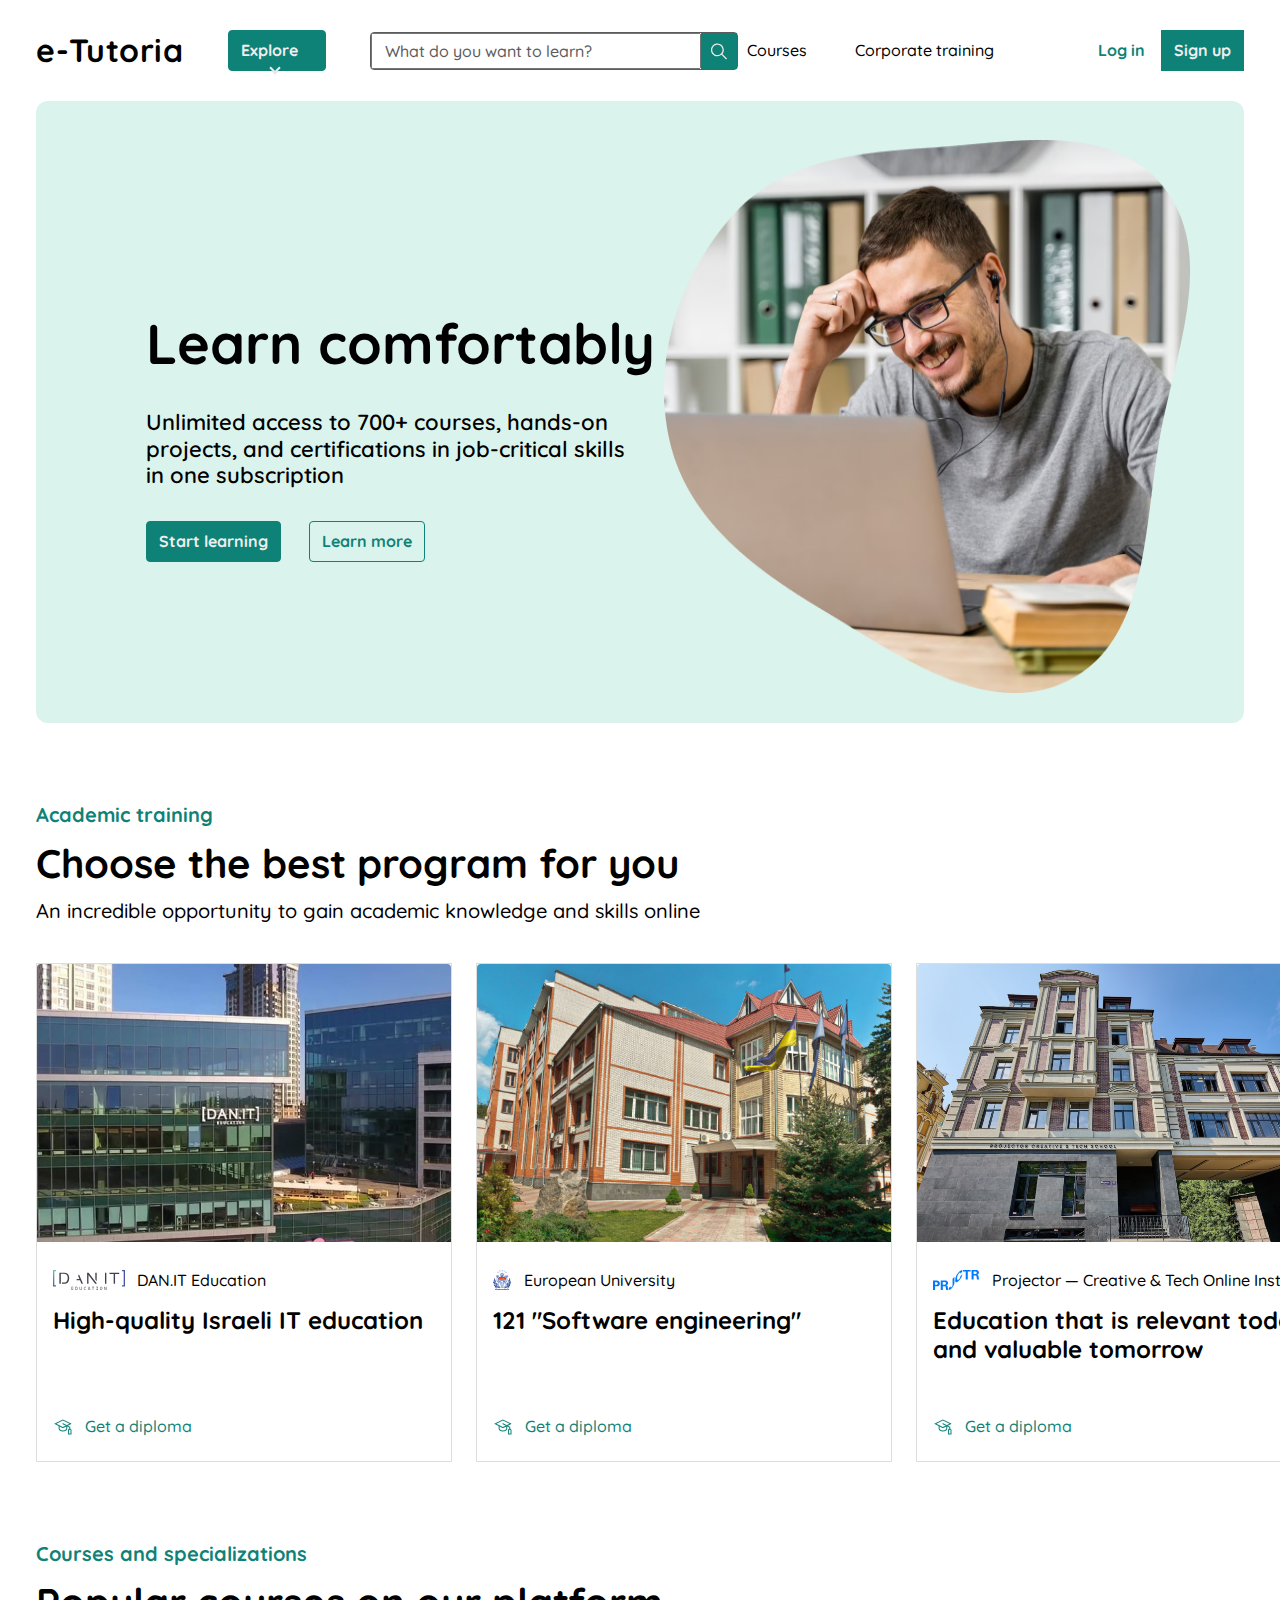
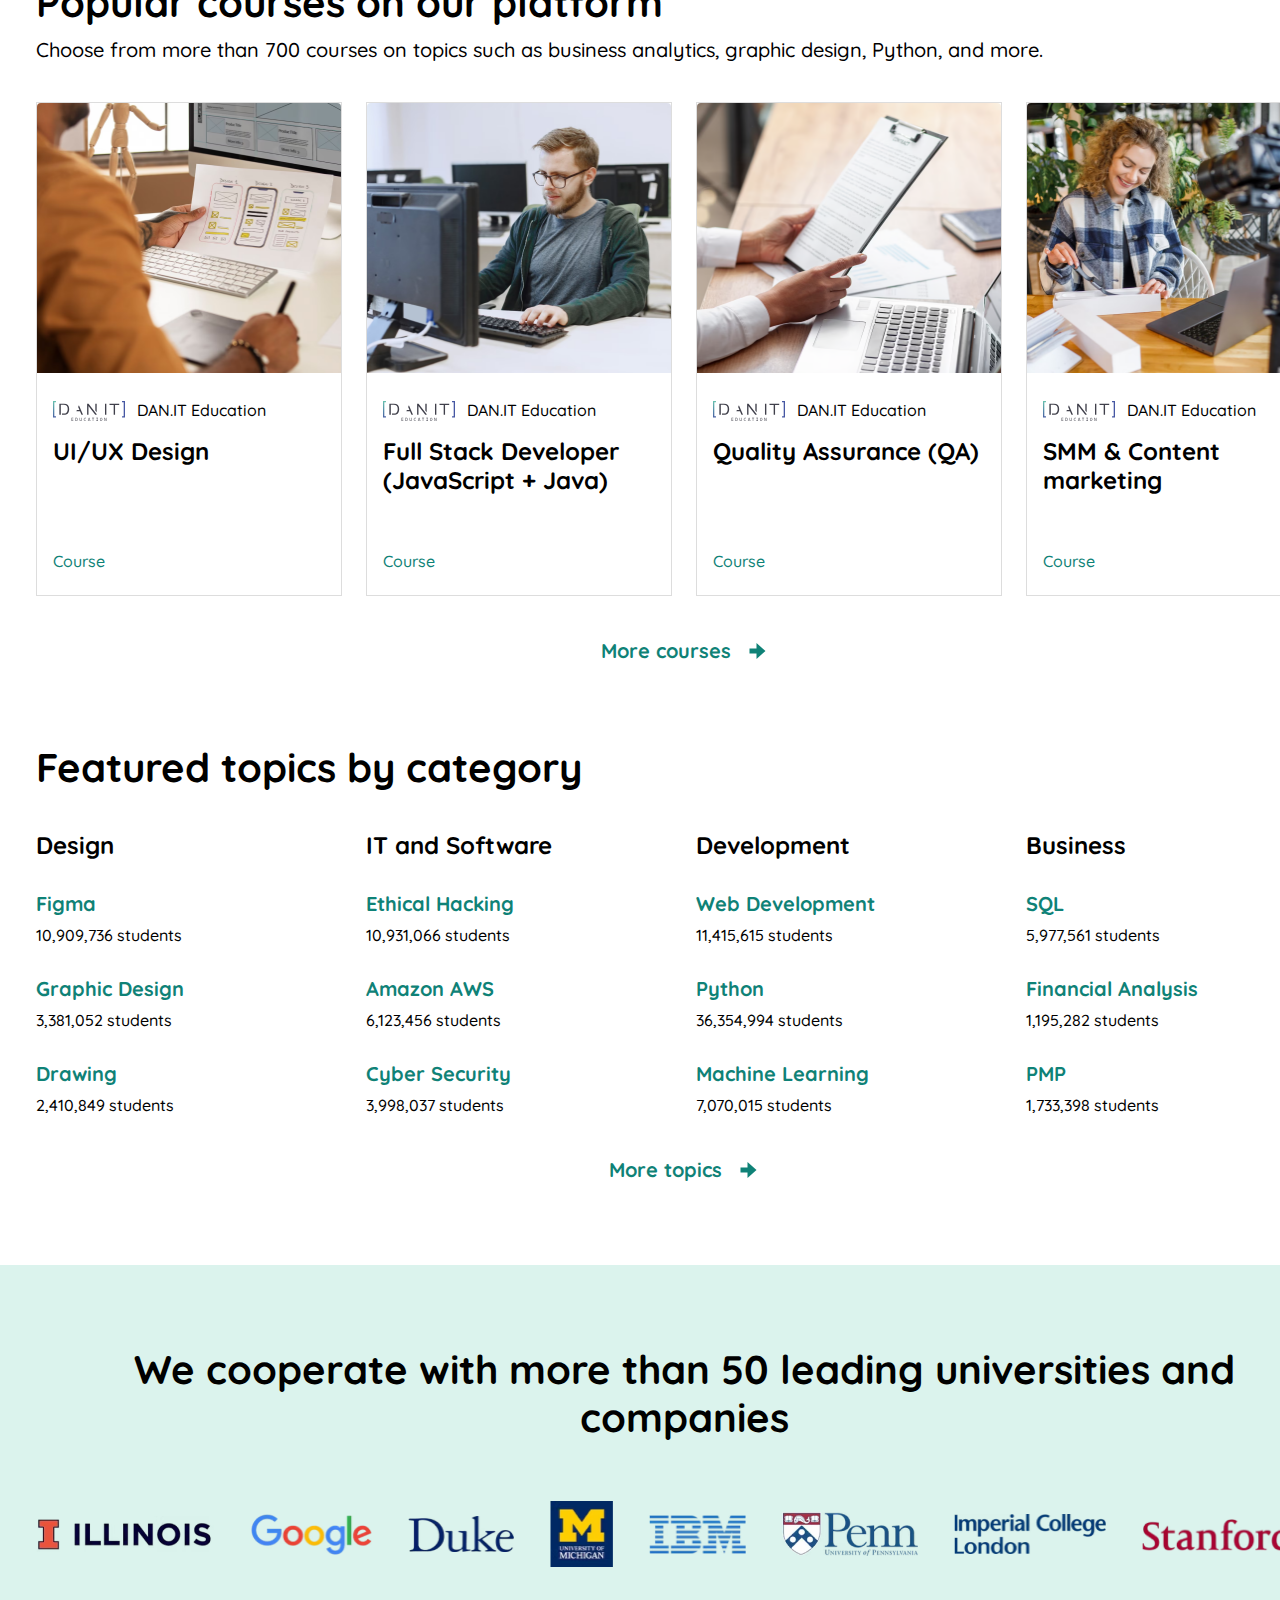
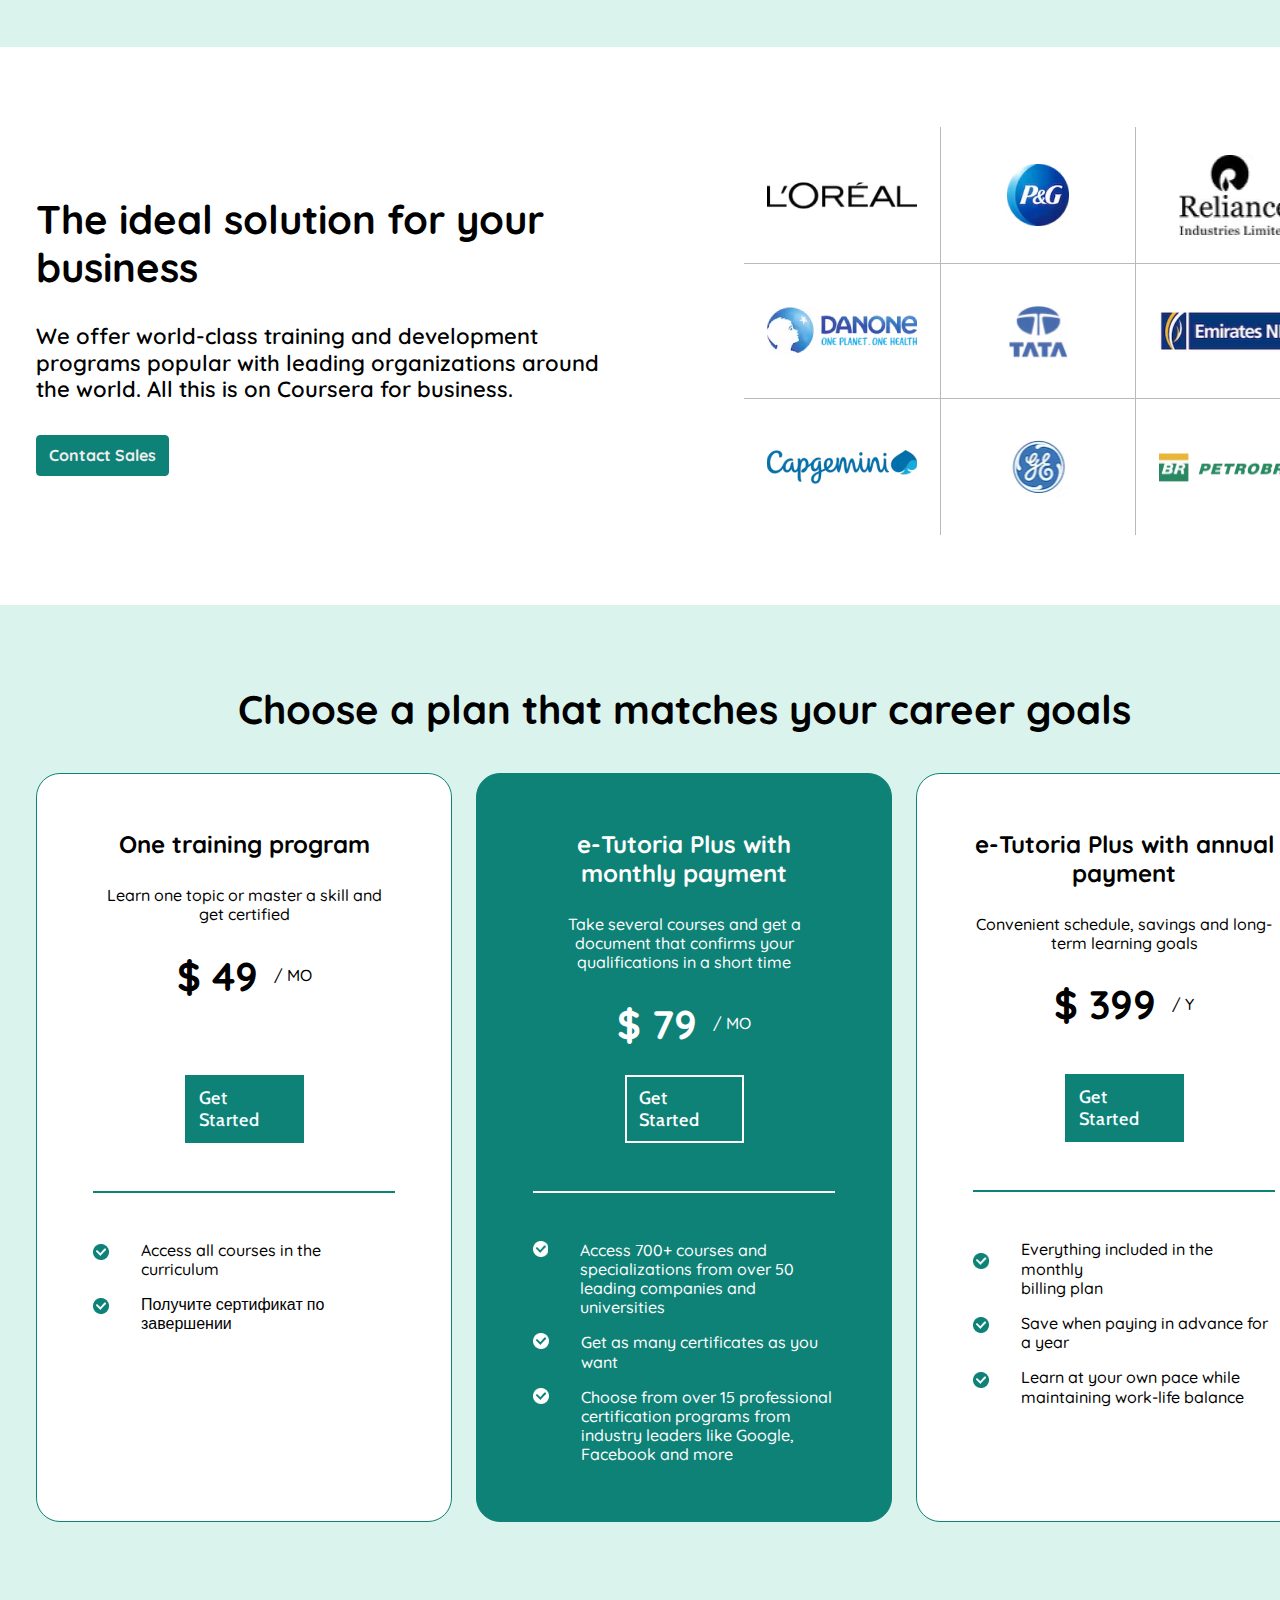
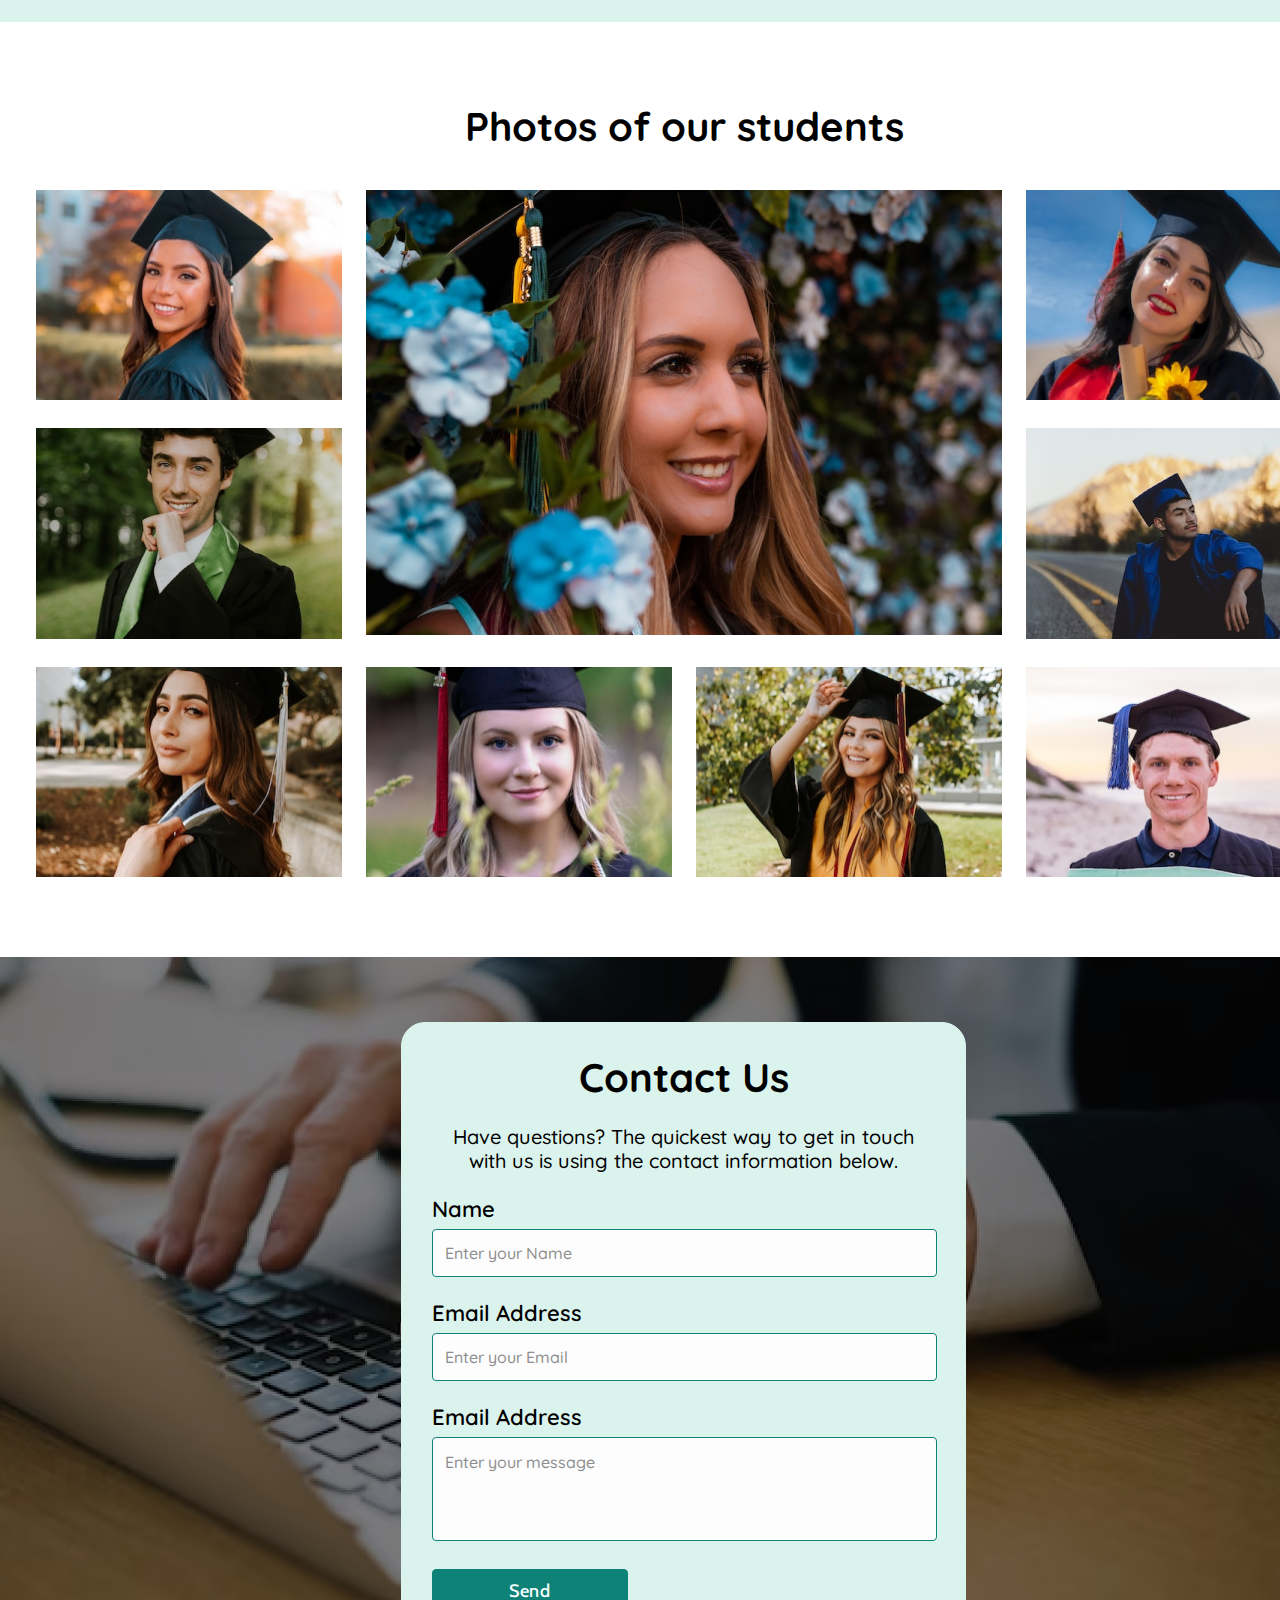
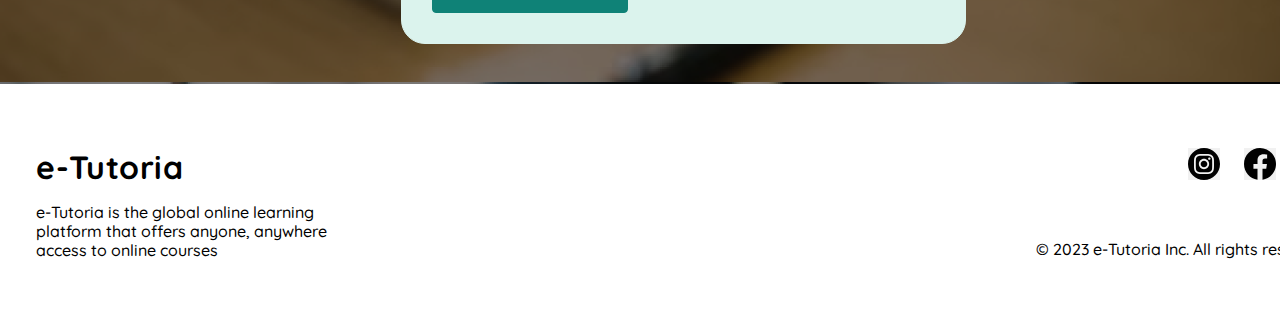
<file: Step project/index.html>
<!DOCTYPE html>
<html lang="en">
<head>
  <meta charset="UTF-8" />
  <meta name="viewport" content="width=device-width, initial-scale=1.0" />
  <title>Step-project</title>
  <link rel="stylesheet" href="./css/modern-reset.css" />
  <link rel="stylesheet" href="./css/style.css" />
  <link rel="preconnect" href="https://fonts.googleapis.com" />
  <link rel="preconnect" href="https://fonts.gstatic.com" crossorigin />
  <link href="https://fonts.googleapis.com/css2?family=Varela+Round&display=swap" rel="stylesheet" />
  <link rel="preconnect" href="https://fonts.googleapis.com">
  <link rel="preconnect" href="https://fonts.gstatic.com" crossorigin>
  <link href="https://fonts.googleapis.com/css2?family=Quicksand&display=swap" rel="stylesheet">
  <link rel="preconnect" href="https://fonts.googleapis.com">
  <link rel="preconnect" href="https://fonts.gstatic.com" crossorigin>
  <link href="https://fonts.googleapis.com/css2?family=Cabin&family=Quicksand&display=swap" rel="stylesheet">
</head>

<body>
  <header class="page-header">
    <div class="menu-container">
      <a class="logo" href="#">e-Tutoria</a>
      <button class="header-btn">Explore</button>
      <form class="form-element">
        <input class="search-element" type="search" placeholder="What do you want to learn?" />
        <button class="element-btn">
          <svg class="svg-element" width="16" height="17" viewBox="0 0 16 17" fill="none"
            xmlns="http://www.w3.org/2000/svg">
            <path fill-rule="evenodd" clip-rule="evenodd"
              d="M11.3489 10.947L16.0001 15.5981L15.095 16.5032L10.4438 11.8521C9.34052 12.7549 7.93022 13.2966 6.39341 13.2966C2.85879 13.2966 -0.0065918 10.4312 -0.0065918 6.89658C-0.0065918 3.36196 2.85879 0.496582 6.39341 0.496582C9.92803 0.496582 12.7934 3.36196 12.7934 6.89658C12.7934 8.43339 12.2517 9.84369 11.3489 10.947ZM6.39341 12.0166C9.22111 12.0166 11.5134 9.72428 11.5134 6.89658C11.5134 4.06888 9.22111 1.77658 6.39341 1.77658C3.56571 1.77658 1.27341 4.06888 1.27341 6.89658C1.27341 9.72428 3.56571 12.0166 6.39341 12.0166Z"
              fill="#EEEEEE" />
          </svg>
        </button>
      </form>
      <nav class="navigation-menu">
        <ul class="nav-menu-list">
          <li class="nav-menu-item">
            <a href="#" class="nav-menu-item-link">Courses</a>
          </li>
          <li class="nav-menu-item">
            <a href="#" class="nav-menu-item-link">Corporate training</a>
          </li>
        </ul>
      </nav>
      <div class="link-block-menu">
        <a href="#" class="link-menu">Log in</a>
        <div class="registration-link">
          <a href="#" class="link-menu registration">Sign up</a>
        </div>
      </div>
    </div>
    <section class="header-section">
      <div class="offer-container">
        <div class="offer-information">
          <h1 class="header-title">Learn comfortably</h1>
          <p class="txt">
            Unlimited access to 700+ courses, hands-on projects, and
            certifications in job-critical skills in one subscription
          </p>
            <button class="title-button"><a href="#program-name">Start learning</a></button>
            <button class="title-button more-information-btn">
              Learn more
            </button>
        </div>
        <img src="./img/mask-group.png" alt="mask-group" class="offer-photo" width="526" height="553" />
      </div>
    </section>
  </header>
  <main class="main-content">
    <div class="container">
      <section class="program-section">
        <div class="program-container" id="program-name">
          <p class="main-text">Academic training</p>
          <h2 class="offers">Choose the best program for you</h2>
          <p class="description">
            An incredible opportunity to gain academic knowledge and skills
            online
          </p>
          <div class="card-program-container">
            <div class="card">
              <a href="#" class="program-card-link">
                <img class="program-photo" src="./img/it-education.png" alt="it-education" width="416" height="278" />
                <div class="card-description">
                  <div class="company-block">
                    <svg width="72" height="20" viewBox="0 0 72 20" fill="none" xmlns="http://www.w3.org/2000/svg">
                      <g clip-path="url(#clip0_1_316)">
                        <path
                          d="M20.2828 19.9575H18.538V16.8687H20.2828V17.2231H18.9559V18.1793H20.2313V18.5343H18.9559V19.5975H20.2828V19.9575ZM24.633 18.3793C24.633 18.5218 24.622 18.6637 24.5995 18.8043C24.5782 18.9341 24.5415 19.0609 24.4903 19.1825C24.4413 19.2972 24.3755 19.4043 24.2948 19.5006C24.2123 19.5981 24.1129 19.6808 24.001 19.745C23.8752 19.8164 23.7391 19.8693 23.5973 19.9018C23.4261 19.9408 23.2506 19.9595 23.0747 19.9575H22.4151V16.8687H23.2071C23.6867 16.8687 24.0441 16.9931 24.2794 17.2412C24.5147 17.49 24.633 17.8693 24.633 18.3793ZM24.1939 18.4093C24.1974 18.2226 24.1771 18.0362 24.1335 17.8543C24.1007 17.7199 24.037 17.5944 23.947 17.4875C23.8634 17.3946 23.7558 17.3251 23.6353 17.2862C23.4924 17.2417 23.343 17.2203 23.193 17.2231H22.8336V19.5925H23.1467C23.8448 19.5931 24.1945 19.1987 24.1939 18.4093ZM28.7794 18.8825C28.7815 19.0388 28.7574 19.1943 28.708 19.3431C28.6643 19.4743 28.5923 19.5943 28.4972 19.695C28.403 19.7937 28.2872 19.8706 28.1584 19.92C28.0113 19.9753 27.8545 20.0022 27.6968 19.9993C27.5315 20.0032 27.3668 19.9778 27.2108 19.9243C27.0859 19.8787 26.9742 19.8045 26.8849 19.7081C26.7993 19.6123 26.7367 19.4991 26.7017 19.3768C26.6616 19.2365 26.6421 19.0913 26.6438 18.9456V16.8687H27.0623V18.9125C27.061 19.0193 27.0726 19.1262 27.0964 19.2312C27.1157 19.315 27.1536 19.3937 27.2083 19.4606C27.2623 19.5231 27.331 19.5712 27.4095 19.5993C27.5059 19.6331 27.6088 19.6493 27.7116 19.6468C27.9334 19.6468 28.0973 19.5818 28.2034 19.4531C28.3082 19.3237 28.3622 19.1425 28.3622 18.9075V16.8687H28.78V18.8825H28.7794ZM32.9271 19.8412C32.6828 19.9443 32.4193 19.9962 32.1544 19.9956C31.7205 19.9956 31.3868 19.865 31.1528 19.6037C30.9188 19.3431 30.8025 18.9575 30.8044 18.4475C30.8013 18.2203 30.8338 17.9939 30.9008 17.7762C30.9569 17.5905 31.0502 17.4174 31.1753 17.2668C31.293 17.1287 31.4408 17.0181 31.6073 16.9437C31.7867 16.8662 31.9802 16.8281 32.1756 16.8306C32.3093 16.8293 32.4424 16.8425 32.5729 16.8681C32.695 16.8918 32.8127 16.9293 32.9258 16.9806V17.3931C32.7021 17.2659 32.447 17.2004 32.1878 17.2037C32.0524 17.2017 31.9183 17.2297 31.7957 17.2856C31.6787 17.3401 31.577 17.4214 31.4993 17.5225C31.4125 17.635 31.3489 17.7637 31.311 17.9C31.2646 18.0657 31.2424 18.237 31.2448 18.4087C31.2448 18.81 31.3258 19.1112 31.4871 19.3137C31.6478 19.5162 31.885 19.6175 32.1962 19.6181C32.3239 19.6187 32.4512 19.6032 32.5748 19.5718C32.695 19.5406 32.812 19.4975 32.9233 19.4425L32.9271 19.8412ZM37.44 19.9575H36.9835L36.7708 19.2837H35.4908L35.2729 19.9575H34.8377L35.8566 16.8687H36.43L37.4393 19.9575H37.44ZM36.6505 18.9087L36.1311 17.2562L35.6117 18.9081H36.6505V18.9087ZM41.1319 17.2281H40.2235V19.9575H39.8025V17.2281H38.8915V16.8687H41.1325V17.2281H41.1319ZM43.9058 17.2231H43.1987V16.8687H45.0353V17.2231H44.3282V19.5981H45.0353V19.9575H43.1987V19.5987H43.9058V17.2231ZM49.3296 18.395C49.3348 18.6387 49.302 18.8806 49.2325 19.1137C49.1779 19.295 49.0892 19.465 48.9709 19.6137C48.8676 19.7398 48.7347 19.8399 48.5833 19.9056C48.4276 19.9711 48.2595 20.0039 48.0899 20.002C47.9203 20 47.7531 19.9634 47.599 19.8943C47.4522 19.8225 47.3267 19.7154 47.2345 19.5831C47.1315 19.433 47.0586 19.2652 47.0198 19.0887C46.9701 18.8727 46.9464 18.6519 46.9491 18.4306C46.9447 18.1893 46.9772 17.9488 47.0455 17.7168C47.0995 17.5356 47.1883 17.3656 47.3072 17.2168C47.41 17.0906 47.5431 16.99 47.6929 16.9237C47.8408 16.86 47.9995 16.8275 48.1609 16.8281C48.3392 16.8241 48.5159 16.8614 48.6765 16.9368C48.8224 17.0093 48.9478 17.1162 49.0423 17.2481C49.1451 17.3968 49.2197 17.5637 49.2595 17.7406C49.309 17.955 49.3328 18.175 49.3303 18.395H49.3296ZM48.8944 18.4256C48.8954 18.2589 48.8817 18.0925 48.8533 17.9281C48.8305 17.7928 48.7856 17.662 48.7202 17.5406C48.6651 17.4382 48.5841 17.3511 48.4849 17.2875C48.38 17.2258 48.259 17.1948 48.1365 17.1981C48.0158 17.1947 47.8971 17.2281 47.797 17.2937C47.6995 17.3607 47.6195 17.4492 47.5637 17.5518C47.4981 17.6728 47.4522 17.8029 47.4274 17.9375C47.3972 18.0918 47.3824 18.2487 47.3837 18.4062C47.3837 18.5737 47.3978 18.7412 47.4274 18.9062C47.4512 19.0412 47.4962 19.1725 47.5605 19.2937C47.6158 19.3962 47.6961 19.4825 47.7945 19.5456C47.8979 19.6074 48.0177 19.6384 48.139 19.635C48.2605 19.6381 48.3799 19.6047 48.481 19.5393C48.5788 19.4731 48.6598 19.3843 48.717 19.2812C48.7819 19.1606 48.8282 19.0312 48.8539 18.8975C48.8839 18.7411 48.8979 18.5822 48.8957 18.4231L48.8944 18.4256ZM53.44 19.9575H52.8955L52 18.0312L51.7429 17.4125V19.9575H51.3508V16.8687H51.8888L52.7413 18.6925L53.0485 19.4V16.8687H53.4407L53.44 19.9575ZM25.1556 6.05435L26.4362 9.11497H23.8648L23.3736 10.28H26.9852L28.4792 13.7794H30.0118L25.9097 4.26685L25.1556 6.05435ZM10.9221 2.66248H6.36298V13.7794H7.81712V3.82748H10.6071C13.3573 3.82748 14.7323 5.18998 14.7323 7.91622C14.7323 11.0475 13.3566 12.6125 10.6071 12.6125H8.99548V13.7781H10.9202C14.4302 13.7781 16.1852 11.8243 16.1852 7.91622C16.1852 4.41435 14.4302 2.6631 10.9208 2.66248H10.9221ZM34.1164 2.66248V13.7794H35.4703V4.90123L42.2415 13.7794H43.6725V13.2662L35.5474 2.66248H34.117H34.1164ZM42.3193 9.5781L43.6725 11.3175V2.66248H42.3186V9.5781H42.3193ZM53.3507 2.66248H51.975V13.7794H53.3507V2.66248ZM56.5135 2.66248V4.02185H60.6786V13.7794H62.0537V4.02185H66.2181V2.66248H56.5135Z"
                          fill="#40404B" />
                        <path d="M0 16.4419V0H2.97386V1.30125H1.31529V15.14H2.97386V16.4406L1.38471 16.4419H0Z"
                          fill="url(#paint0_linear_1_316)" />
                        <path
                          d="M69.0255 15.14H70.6847L70.6841 1.3025L69.0255 1.30125V0.00125H70.7272L72 0V16.4406H69.0255V15.14Z"
                          fill="url(#paint1_linear_1_316)" />
                        <path d="M18.837 13.7794H20.3458L25.218 2.66248H23.607L18.837 13.7794Z"
                          fill="url(#paint2_linear_1_316)" />
                        <path d="M48.4682 12.4187H47.0925V13.7793H48.4682V12.4187Z" fill="url(#paint3_linear_1_316)" />
                      </g>
                      <defs>
                        <linearGradient id="paint0_linear_1_316" x1="1.48693" y1="17.9906" x2="1.48693" y2="0.329999"
                          gradientUnits="userSpaceOnUse">
                          <stop stop-color="#4657A3" />
                          <stop offset="1" stop-color="#68C0AE" />
                        </linearGradient>
                        <linearGradient id="paint1_linear_1_316" x1="4885.06" y1="6865.81" x2="4885.06" y2="125.936"
                          gradientUnits="userSpaceOnUse">
                          <stop stop-color="#4657A3" />
                    </svg>
                    <p class="company">DAN.IT Education</p>
                  </div>
                  <p class="program-name">High-quality Israeli IT education</p>
              </a>
              <a class="diploma-link" href="#">
                <svg width="20" height="20" viewBox="0 0 20 20" fill="none" xmlns="http://www.w3.org/2000/svg">
                  <path fill-rule="evenodd" clip-rule="evenodd"
                    d="M9.94001 2.44104L18.698 6.82004L9.94001 11.199L1.18201 6.82004L9.94001 2.44104ZM3.41801 6.82004L9.94001 10.081L16.462 6.82004L9.94001 3.55904L3.41801 6.82004Z"
                    fill="#0F8277" />
                  <path fill-rule="evenodd" clip-rule="evenodd"
                    d="M5.62 11.48V8.72998H6.62V11.48C6.62 11.967 6.913 12.467 7.513 12.868C8.109 13.267 8.96499 13.53 9.93999 13.53C10.915 13.53 11.77 13.267 12.367 12.868C12.967 12.468 13.26 11.968 13.26 11.48V8.72998H14.26V11.48C14.26 12.403 13.703 13.178 12.923 13.7C12.139 14.223 11.085 14.53 9.93999 14.53C8.79499 14.53 7.74 14.223 6.957 13.7C6.177 13.178 5.62 12.403 5.62 11.48Z"
                    fill="#0F8277" />
                  <path fill-rule="evenodd" clip-rule="evenodd"
                    d="M9.49299 6.59706C9.55223 6.4786 9.65605 6.38848 9.78166 6.34648C9.90728 6.30448 10.0444 6.31404 10.163 6.37306L16.953 9.76306C17.0361 9.80448 17.1061 9.86825 17.155 9.9472C17.2039 10.0262 17.2299 10.1172 17.23 10.2101V12.3301C17.23 12.4627 17.1773 12.5898 17.0835 12.6836C16.9898 12.7774 16.8626 12.8301 16.73 12.8301C16.5974 12.8301 16.4702 12.7774 16.3764 12.6836C16.2827 12.5898 16.23 12.4627 16.23 12.3301V10.5201L9.71699 7.26606C9.59853 7.20682 9.50841 7.103 9.46641 6.97739C9.42442 6.85178 9.43398 6.71563 9.49299 6.59706Z"
                    fill="#0F8277" />
                  <path fill-rule="evenodd" clip-rule="evenodd"
                    d="M16.008 11.8679C16.2892 11.7442 16.5977 11.6953 16.9034 11.7261C17.2091 11.7569 17.5017 11.8664 17.7526 12.0438C18.0035 12.2212 18.2042 12.4605 18.3351 12.7384C18.4661 13.0164 18.5229 13.3235 18.5 13.6299V17.4999H14.95V13.6299C14.9225 13.2629 15.0095 12.8964 15.199 12.5808C15.3885 12.2653 15.6711 12.0162 16.008 11.8679ZM16.725 12.7169C16.6167 12.7169 16.5096 12.7395 16.4106 12.7831C16.3115 12.8267 16.2226 12.8905 16.1495 12.9703C16.0764 13.0502 16.0208 13.1444 15.9861 13.2469C15.9514 13.3495 15.9384 13.4581 15.948 13.5659L15.95 13.5879V16.4999H17.5V13.5879L17.502 13.5659C17.5115 13.4581 17.4986 13.3495 17.4639 13.2469C17.4292 13.1444 17.3735 13.0502 17.3004 12.9703C17.2273 12.8905 17.1384 12.8267 17.0394 12.7831C16.9403 12.7395 16.8332 12.7169 16.725 12.7169Z"
                    fill="#0F8277" />
                </svg>
                Get a diploma
              </a>
            </div>
          </div>
          <div class="card">
            <a href="#" class="program-card-link">
              <img class="program-photo" src="./img/software-engineering.png" alt="it-education" width="416"
                height="278" />
              <div class="card-description">
                <div class="company-block">
                  <svg width="19" height="20" viewBox="0 0 19 20" fill="none" xmlns="http://www.w3.org/2000/svg">
                    <mask id="mask0_1_339" style="mask-type: luminance" maskUnits="userSpaceOnUse" x="0" y="0"
                      width="19" height="20">
                      <path d="M18.151 0H0V20H18.151V0Z" fill="white" />
                    </mask>
                    <g mask="url(#mask0_1_339)">
                      <path fill-rule="evenodd" clip-rule="evenodd"
                        d="M11.076 3.51217C11.076 3.51217 11.0417 3.52839 11.0277 3.53577C11.0055 3.5466 10.9804 3.54974 10.9562 3.54461C10.9088 3.52128 10.8569 3.50871 10.8041 3.50775C10.7186 3.50775 10.5959 3.56673 10.5974 3.70275C10.595 3.76497 10.6026 3.82719 10.6198 3.88706C10.6246 3.91397 10.6279 3.92613 10.6279 3.92613C10.6279 3.92613 10.3616 3.97663 10.3752 4.2166C10.3855 4.39353 10.4334 4.40091 10.4625 4.4116C10.4625 4.4116 10.5086 4.40791 10.5189 4.42044C10.5335 4.45111 10.5405 4.48491 10.5392 4.51886C10.5358 4.54393 10.5307 4.57969 10.5001 4.58337C10.4368 4.5885 10.3738 4.57069 10.3225 4.53324C10.2337 4.47758 10.1722 4.40607 10.167 4.32903C10.1619 4.25199 10.167 4.22876 10.184 4.19854C10.2009 4.16831 10.2249 4.15025 10.2437 4.11449C10.2517 4.10174 10.2565 4.08725 10.2577 4.07221C10.259 4.05721 10.2565 4.0421 10.2507 4.02824C10.2439 4.01751 10.2404 4.00512 10.2404 3.99248C10.2404 3.97984 10.2439 3.96745 10.2507 3.95672C10.268 3.93719 10.3465 3.87452 10.3612 3.80928C10.3791 3.75329 10.3855 3.6942 10.38 3.63566C10.3711 3.56931 10.2997 3.29395 10.0878 3.29395C9.87594 3.29395 9.80078 3.49964 9.79783 3.61244C9.79488 3.72523 9.81478 3.75583 9.82362 3.83619C9.83246 3.91655 9.78677 3.94898 9.78677 4.0028C9.78677 4.05662 9.80556 4.13698 9.80188 4.19596C9.7982 4.25494 9.80888 4.3928 9.6346 4.3928C9.46033 4.3928 9.34426 4.32682 9.33984 4.20849C9.33542 4.09016 9.37042 4.085 9.40285 4.08685C9.43527 4.08869 9.48317 4.13514 9.50196 4.18527C9.52075 4.2354 9.53881 4.23466 9.55833 4.23356C9.57786 4.23245 9.63202 4.20849 9.66592 4.08316C9.69982 3.95783 9.71714 3.90438 9.71235 3.82181C9.70756 3.73924 9.61655 3.43366 9.55023 3.43366C9.48391 3.43366 9.49533 3.54424 9.41353 3.54424C9.40082 3.54421 9.38826 3.54159 9.37658 3.53658C9.3649 3.53156 9.35436 3.52423 9.34559 3.51505C9.33682 3.50587 9.32997 3.495 9.32551 3.48309C9.32105 3.47118 9.31903 3.4585 9.31958 3.44582C9.32289 3.31349 9.51596 3.24161 9.51596 3.18079C9.51596 3.11997 9.47912 3.03334 9.40322 3.02708C9.32732 3.02081 9.3111 3.04293 9.3111 3.04293C9.29146 3.00612 9.26405 2.97404 9.23078 2.94893C9.17957 2.91207 9.12651 2.8682 9.08045 2.8682H9.07014C9.02408 2.8682 8.97102 2.91317 8.91981 2.94893C8.88661 2.97372 8.8592 3.00541 8.83949 3.04182C8.83949 3.04182 8.82254 3.02044 8.74737 3.02597C8.67221 3.0315 8.63463 3.11886 8.63463 3.17968C8.63463 3.2405 8.82769 3.31238 8.83101 3.44472C8.83149 3.4574 8.82943 3.47004 8.82493 3.48195C8.82044 3.49382 8.81362 3.50465 8.80485 3.51383C8.79608 3.52301 8.78558 3.53035 8.77394 3.53536C8.76226 3.54041 8.74973 3.54306 8.73706 3.54314C8.65489 3.54314 8.66521 3.43255 8.60036 3.43255C8.53551 3.43255 8.44303 3.73666 8.43824 3.81886C8.43345 3.90106 8.45187 3.95525 8.4843 4.08021C8.51672 4.20517 8.5731 4.22987 8.59189 4.23061C8.61068 4.23134 8.62873 4.23061 8.64826 4.18232C8.66779 4.13403 8.71495 4.08574 8.74737 4.0839C8.7798 4.08205 8.81406 4.08758 8.81038 4.20554C8.80669 4.3235 8.691 4.38985 8.51562 4.38985C8.34023 4.38985 8.35166 4.25199 8.34797 4.19301C8.34429 4.13403 8.36345 4.05367 8.36345 3.99985C8.36345 3.94603 8.31739 3.91397 8.3266 3.83324C8.33581 3.75251 8.35387 3.72044 8.35239 3.60949C8.35092 3.49853 8.27539 3.29469 8.06353 3.29469C7.85167 3.29469 7.78019 3.57005 7.77135 3.6364C7.76578 3.69493 7.77216 3.75402 7.79014 3.81002C7.80561 3.87452 7.88409 3.93719 7.90067 3.95746C7.90708 3.96837 7.91033 3.98083 7.90999 3.99348C7.90966 4.00612 7.90579 4.01843 7.89883 4.02897C7.89294 4.04283 7.8905 4.05795 7.89172 4.07295C7.89293 4.08799 7.89776 4.10248 7.90583 4.11523C7.92462 4.15209 7.94857 4.16868 7.96552 4.19927C7.98247 4.22987 7.98763 4.25272 7.98247 4.32976C7.97731 4.40681 7.91615 4.47721 7.82698 4.53398C7.77569 4.57147 7.71265 4.58927 7.64939 4.58411C7.61881 4.58042 7.61254 4.54467 7.60996 4.5196C7.6089 4.48562 7.61597 4.45189 7.6306 4.42118C7.64091 4.40865 7.68697 4.41233 7.68697 4.41233C7.71608 4.40312 7.76398 4.39427 7.77429 4.21734C7.78793 3.97737 7.52154 3.92687 7.52154 3.92687C7.52154 3.92687 7.52485 3.9147 7.53001 3.88779C7.54696 3.82789 7.55444 3.76571 7.55212 3.70349C7.55212 3.56747 7.4309 3.50664 7.34542 3.50849C7.29254 3.50926 7.24056 3.52183 7.19325 3.54535C7.16897 3.55055 7.14365 3.54745 7.1214 3.5365C7.10777 3.52913 7.07387 3.51291 7.07387 3.51291C6.90991 3.49153 6.90954 3.56341 6.90475 3.58295C6.90431 3.59456 6.90799 3.60595 6.91514 3.61513C6.92229 3.62431 6.93242 3.63065 6.94381 3.63308C6.98691 3.64071 7.028 3.657 7.06466 3.681C7.09376 3.70459 7.08345 3.96299 7.08345 4.05293C7.08345 4.14288 7.09303 4.36183 7.09597 4.38174C7.13227 4.46044 7.18536 4.53025 7.25146 4.58632C7.34652 4.6711 7.53591 4.74593 7.5558 4.76621C7.5757 4.78648 7.57496 4.8602 7.57496 4.8602L7.57754 5.52371L7.51196 5.56057L7.52964 5.5661H7.51417C7.35647 5.65236 7.18256 5.85325 6.9287 5.97158C6.76124 6.05673 6.58829 6.1306 6.41102 6.19275C6.26353 6.24992 6.11055 6.29169 5.95451 6.31734C5.71097 6.36084 5.58606 6.39475 5.46116 6.39107C5.33625 6.38738 5.27693 6.35752 5.28209 6.31734C5.28725 6.27716 5.42947 6.20676 5.53227 6.11792C5.63507 6.02908 5.74486 5.88754 5.76071 5.84183C5.79755 5.73345 5.70065 5.75373 5.67375 5.84183C5.66012 5.88717 5.65128 5.89528 5.6078 5.89528C5.56432 5.89528 5.5249 5.79538 5.45416 5.78948C5.38341 5.78359 5.20656 5.80644 5.21319 5.85436C5.21982 5.90228 5.36683 5.92145 5.36057 5.95757C5.35431 5.9937 5.25003 6.10907 5.1815 6.09728C5.11297 6.08548 5.07834 5.94983 5.07392 5.87611C5.06949 5.80239 5.1815 5.60665 5.29167 5.57569C5.40184 5.54472 5.43168 5.53219 5.45931 5.55394C5.48695 5.57569 5.48437 5.65973 5.59454 5.67632C5.59454 5.67632 5.59454 5.67374 5.63875 5.69549C5.68296 5.71724 5.72092 5.75115 5.72534 5.73419C5.72976 5.71724 5.71318 5.61255 5.65386 5.58674C5.60039 5.56267 5.55452 5.52441 5.52121 5.47616C5.49358 5.43524 5.40442 5.2325 5.32741 5.19454C5.2504 5.15657 5.16787 5.15768 5.01423 5.11787C4.86058 5.07805 4.65167 5.00028 4.51608 4.9977C4.38049 4.99512 4.15758 5.14514 4.05109 5.17906C3.94461 5.21297 3.86024 5.22366 3.73975 5.26679C3.61927 5.30991 3.62922 5.45109 3.46784 5.53624C3.35251 5.59559 3.40336 5.60997 3.35325 5.63467C3.30314 5.65936 3.18339 5.66342 3.16902 5.75483C3.15465 5.84625 3.12776 5.95684 3.13697 6.02872C3.14629 6.09403 3.14776 6.16024 3.14139 6.22592C3.13476 6.26905 3.0957 6.26684 3.10712 6.38001C3.11854 6.49317 3.16202 6.61998 3.30682 6.69702C3.45162 6.77406 3.5979 6.79802 3.67527 6.9016C3.75265 7.00518 3.82855 7.09918 3.8665 7.19981C3.90445 7.30044 3.91845 7.32919 3.91624 7.51203C3.91403 7.69486 3.90003 8.06716 3.87719 8.22346C3.85434 8.37975 3.80828 8.71888 3.77144 8.92788C3.73459 9.13689 3.61116 9.5936 3.56511 9.76685C3.51905 9.9401 3.51021 10.2719 3.47336 10.399C3.43652 10.5262 3.35804 10.6788 3.38678 10.7356C3.3632 10.8045 3.48589 10.8557 3.64469 10.9225C3.73717 10.9862 4.0043 11.1635 4.08426 11.2863C4.21911 11.4934 4.2659 11.4116 4.38454 11.5288C4.42997 11.5871 4.45425 11.6591 4.45344 11.733C4.46144 11.8631 4.48296 11.9919 4.51755 12.1175C4.6163 12.4548 4.65683 12.5455 4.71394 12.5082C4.77879 12.4747 4.66014 12.2134 4.6303 12.161C4.60045 12.1087 4.58093 12.1031 4.57651 12.0069C4.57208 11.9107 4.61335 11.8558 4.62551 11.764C4.63767 11.6722 4.5544 11.5886 4.5544 11.5406C4.5544 11.4927 4.60045 11.5285 4.6233 11.5454C4.64614 11.5624 4.81379 11.6848 4.90553 11.7161C4.99728 11.7474 5.0216 11.7751 5.03339 11.8134C5.04518 11.8517 5.0017 11.9505 5.06618 12.1378C5.13066 12.325 5.07428 12.4367 5.10302 12.5433C5.10302 12.6491 4.95012 12.7585 4.95122 12.7869C4.8989 12.7869 4.79315 12.6516 4.68999 12.659C4.58682 12.6664 4.5754 12.7327 4.58682 12.7696C4.59824 12.8065 4.72757 12.8002 4.72094 12.8363C4.71431 12.8724 4.64725 12.9141 4.67083 12.955C4.69441 12.9959 4.78136 12.9425 4.81453 12.9473C4.84769 12.9521 4.80826 13.0343 4.77363 13.0803C4.73899 13.1264 4.70767 13.174 4.75373 13.1839C4.79979 13.1939 4.84179 13.1342 4.87864 13.1471C4.91548 13.16 4.90111 13.1953 4.86206 13.2746C4.823 13.3539 4.71467 13.4644 4.69625 13.6277C4.64246 13.8622 4.88527 14.2794 4.90959 14.2312C4.85948 14.024 4.86095 13.9363 4.88969 13.6782C4.9409 13.2186 5.15424 12.6553 5.37236 12.3626C5.40699 12.2491 5.46779 12.0475 5.46079 11.9502C5.44863 11.785 5.27362 11.5867 5.17745 11.5653C5.03302 11.5329 4.88269 11.5285 4.81821 11.5089C4.75373 11.4894 4.5544 11.4393 4.56029 11.3958C4.56619 11.3523 5.32115 11.1127 5.35504 11.0205C5.38894 10.9284 5.33294 10.5852 5.27914 10.3393C5.25151 10.0813 5.22461 9.72299 5.18334 9.29392C5.14208 8.86485 5.12402 8.14236 5.10671 7.9223C5.08939 7.70223 5.01238 7.12166 5.09676 7.059C5.21061 6.93772 5.77839 7.16479 5.87051 7.20866C5.88598 7.2164 5.67486 7.45194 5.6896 7.40697C5.7047 7.43572 12.5925 7.45526 12.5896 7.41545C12.5896 7.41545 12.5428 7.30228 12.4496 7.27058C12.3564 7.23888 12.3803 7.2492 12.4389 7.23372C12.4975 7.21824 13.1117 6.96353 13.1098 7.08959C13.1581 7.10766 13.1467 7.16332 13.1445 7.22303C13.1423 7.28275 13.1338 7.94036 13.1032 8.2183C13.0726 8.49623 13.0616 9.12325 13.0343 9.40082C13.007 9.67838 12.9757 10.2118 12.9654 10.4141C12.9551 10.6165 12.8917 10.796 13.1168 11.0039C13.342 11.2118 13.6717 11.2841 13.661 11.346C13.6504 11.4079 13.4507 11.4798 13.2992 11.5016C13.028 11.4098 12.685 11.6715 12.7587 12.1518C12.7506 12.1717 12.7392 12.5418 12.9352 12.9023C13.0336 12.983 13.2182 13.2341 13.3036 13.6082C13.3427 13.7778 13.3232 13.972 13.3224 14.2087C13.3416 14.2164 13.472 13.8482 13.4698 13.6852C13.5184 13.3505 13.171 13.1533 13.15 13.1095C13.1809 13.0483 13.3272 13.1924 13.3479 13.153C13.3685 13.1135 13.2222 12.9473 13.2447 12.9204C13.2672 12.8935 13.3722 12.9723 13.398 12.9473C13.4238 12.9222 13.3361 12.8463 13.3736 12.8031C13.4112 12.76 13.5288 12.7707 13.496 12.6948C13.4632 12.6188 13.4433 12.6155 13.4083 12.6155C13.2241 12.6155 13.0789 12.9609 13.0358 12.9196C12.9927 12.8783 12.9952 12.8665 12.9916 12.7781C12.9879 12.6896 12.9746 12.2071 12.9849 12.1691C12.9952 12.1312 13.1511 12.0427 13.1622 12.015C13.1603 11.9089 13.0855 11.7504 13.1069 11.7279C13.1283 11.7054 13.3648 11.6855 13.4385 11.6239C13.5122 11.5624 13.5918 11.4835 13.619 11.4835C13.6463 11.4835 13.6607 11.4673 13.6607 11.496C13.6607 11.5248 13.566 11.6564 13.5778 11.7017C13.5896 11.7471 13.7019 11.8709 13.6931 11.9339C13.6843 11.997 13.6106 12.0604 13.5608 12.1846C13.4927 12.3121 13.4669 12.4025 13.521 12.4544C13.517 12.4544 13.6146 12.5473 13.6795 12.2134C13.7289 12.0989 13.7546 11.9757 13.755 11.851C13.762 11.6999 13.7498 11.5845 13.7653 11.5285C13.7808 11.4724 13.8276 11.5056 13.8489 11.5064C13.8703 11.5071 13.8825 11.4547 13.9134 11.4437C13.9134 11.4437 14.0608 11.3924 14.1131 11.2793C14.1438 11.2252 14.1853 11.178 14.2351 11.1407C14.3368 11.0563 14.4849 10.9099 14.5707 10.865C14.6566 10.82 14.8117 10.7964 14.8136 10.73C14.8154 10.6637 14.7634 10.3854 14.7343 10.1834C14.7052 9.98139 14.6566 9.7886 14.6238 9.62272C14.591 9.45684 14.4948 9.14868 14.4602 8.94521C14.4256 8.74173 14.3928 8.63262 14.3696 8.36758C14.3464 8.10255 14.3058 7.67717 14.2992 7.50576C14.2926 7.33435 14.2889 7.30929 14.3147 7.23372C14.3405 7.15816 14.4403 6.97016 14.5556 6.87285C14.6697 6.77605 14.7994 6.69927 14.9392 6.64578C15.0733 6.59528 15.0906 6.56653 15.1009 6.44562C15.1113 6.32471 15.1061 6.23293 15.0822 6.17874C15.0582 6.12456 15.0766 5.94467 15.0803 5.89233C15.084 5.83998 15.0578 5.69954 14.972 5.65088C14.8861 5.60223 14.8773 5.63098 14.8497 5.61402C14.8047 5.58037 14.7633 5.54233 14.7259 5.50049C14.648 5.40671 14.5634 5.31876 14.4727 5.2373C14.3902 5.17242 14.3254 5.1938 14.2458 5.18127C14.1662 5.16873 14.01 5.08211 13.9532 5.0552C13.8645 5.01793 13.7702 4.99589 13.6743 4.98996C13.5963 4.98701 13.5184 4.99685 13.4437 5.01908C13.3493 5.04599 13.2148 5.08764 13.1187 5.10902C13.0225 5.1304 12.9485 5.13445 12.8829 5.17758C12.8173 5.22071 12.7418 5.37774 12.716 5.42455C12.6902 5.47137 12.723 5.48427 12.6246 5.52187C12.5262 5.55947 12.5402 5.62176 12.5203 5.64462C12.5004 5.66747 12.4746 5.69327 12.5203 5.70065C12.5494 5.70297 12.5786 5.69899 12.606 5.689C12.6334 5.67901 12.6583 5.66323 12.6791 5.64277C12.7204 5.59965 12.7686 5.5274 12.846 5.52555C12.8795 5.52522 12.9126 5.53289 12.9426 5.54797C12.9725 5.56304 12.9984 5.58505 13.0181 5.61218C13.0645 5.66452 13.1146 5.69696 13.1264 5.77621C13.1382 5.85547 13.1559 5.8868 13.1404 5.92771C13.1249 5.96863 13.1161 6.04678 13.0833 6.05562C13.0505 6.06447 12.8545 5.97822 12.8622 5.94725C12.87 5.91629 13.0188 5.89712 13.0137 5.84478C13.0085 5.79243 12.9481 5.76884 12.8154 5.77105C12.6828 5.77326 12.6659 5.85215 12.6213 5.8739C12.5767 5.89565 12.5369 5.81971 12.5078 5.78211C12.4787 5.74451 12.4857 5.71871 12.4636 5.73124C12.4415 5.74378 12.4503 5.82229 12.5185 5.90928C12.5866 5.99628 12.9112 6.22961 12.9094 6.26647C12.9076 6.30333 12.8217 6.33135 12.6651 6.32951C12.5085 6.32766 12.3435 6.33688 12.1401 6.27385C11.9367 6.21081 11.6946 6.14188 11.5896 6.10797C11.4846 6.07406 11.0609 5.8868 10.996 5.85547C10.8551 5.77883 10.7228 5.68727 10.6014 5.58232L10.6209 5.5779H10.5974C10.5852 5.56795 10.5742 5.55836 10.5646 5.54988L10.5716 5.54767L10.5745 4.85762C10.5745 4.85762 10.5745 4.7839 10.5937 4.76363C10.6128 4.74335 10.803 4.66852 10.898 4.58374C10.9642 4.52782 11.0173 4.45797 11.0535 4.37916C11.0568 4.35925 11.066 4.13993 11.066 4.05035C11.066 3.96078 11.0557 3.70201 11.0848 3.67842C11.1214 3.65439 11.1625 3.63806 11.2057 3.6305C11.2171 3.62814 11.2273 3.6218 11.2344 3.61262C11.2416 3.60344 11.2452 3.59202 11.2447 3.58037C11.2399 3.56083 11.2399 3.48895 11.076 3.51033V3.51217ZM10.3291 4.79938C10.2164 4.79938 9.90394 4.62023 9.0764 4.62908C8.24775 4.62023 7.9342 4.79938 7.82367 4.79938C7.71313 4.79938 7.68365 4.72934 7.69176 4.70907C7.69987 4.6888 7.72861 4.71681 7.76914 4.72234C7.80967 4.72787 7.88336 4.67221 7.97399 4.58079C8.06463 4.48938 8.08453 4.35962 8.08453 4.26599C8.08453 4.17237 8.03995 4.14251 8.02963 4.13514C8.01931 4.12776 8.02779 4.05625 8.04695 4.05809C8.06611 4.05994 8.09448 4.11744 8.11327 4.14398C8.13206 4.17052 8.16301 4.23356 8.15269 4.35004C8.14238 4.46652 8.06721 4.58448 8.05542 4.60807C8.04363 4.63166 8.06205 4.64714 8.08453 4.65267C8.10701 4.6582 8.15085 4.60991 8.16117 4.58816C8.17148 4.56642 8.17333 4.49712 8.21644 4.49712C8.25954 4.49712 8.38076 4.62761 8.40287 4.62761C8.41223 4.6279 8.42148 4.62536 8.42936 4.62027C8.43725 4.61522 8.44344 4.60789 8.44709 4.59922C8.45177 4.592 8.45427 4.58352 8.45427 4.57489C8.45427 4.56627 8.45177 4.55779 8.44709 4.55057C8.4353 4.53103 8.33102 4.48827 8.28239 4.4245C8.23375 4.36073 8.23891 4.23392 8.23559 4.2177C8.23228 4.20149 8.17554 4.2107 8.17554 4.18748C8.17554 4.16426 8.19949 4.15504 8.21238 4.14177C8.22528 4.1285 8.23044 4.01202 8.25291 4.01386C8.27539 4.0157 8.28165 4.09238 8.28165 4.20886C8.28165 4.32534 8.38592 4.48274 8.59778 4.47537C8.80964 4.468 8.92055 4.24277 8.92386 4.13735C8.92243 4.09164 8.90514 4.04788 8.87497 4.01357C8.84475 3.97925 8.80352 3.95654 8.75843 3.94935C8.6969 3.94935 8.63021 4.04409 8.61473 4.0533C8.59926 4.06252 8.58415 4.04409 8.56536 4.02971C8.54657 4.01533 8.57052 3.73482 8.57052 3.70754C8.57052 3.68026 8.57052 3.65778 8.60957 3.6504C8.64863 3.64303 8.74995 3.74883 8.77869 3.74883C8.80743 3.74883 8.83691 3.70422 8.85238 3.63087C8.86786 3.55751 8.96292 3.46425 8.99129 3.44656C9.01568 3.43325 9.04306 3.42629 9.07087 3.42629C9.09865 3.42629 9.12603 3.43325 9.15046 3.44656C9.1803 3.46352 9.27242 3.55714 9.28936 3.63087C9.30631 3.70459 9.33579 3.74883 9.36306 3.74883C9.39032 3.74883 9.49459 3.6434 9.53217 3.6504C9.56976 3.65741 9.5716 3.681 9.5716 3.70754C9.5716 3.73408 9.59555 4.0157 9.57676 4.02971C9.55797 4.04372 9.54249 4.06215 9.52738 4.0533C9.51228 4.04446 9.44522 3.94935 9.38369 3.94935C9.33852 3.95658 9.29732 3.97932 9.26707 4.0136C9.23682 4.04788 9.21943 4.09164 9.21789 4.13735C9.2212 4.24277 9.33247 4.4691 9.54433 4.47537C9.75619 4.48163 9.86046 4.32534 9.86046 4.20886C9.86046 4.09238 9.8671 4.0157 9.88957 4.01386C9.91205 4.01202 9.91573 4.1285 9.92973 4.14177C9.94373 4.15504 9.96658 4.16426 9.96658 4.18748C9.96658 4.2107 9.9102 4.20185 9.90689 4.2177C9.90357 4.23356 9.90689 4.3611 9.85936 4.4245C9.81183 4.4879 9.70682 4.53103 9.69503 4.55057C9.69031 4.55779 9.68781 4.56627 9.68781 4.57489C9.68781 4.58352 9.69031 4.592 9.69503 4.59922C9.69864 4.60789 9.70483 4.61522 9.71271 4.62027C9.7206 4.62536 9.72985 4.6279 9.73924 4.62761C9.76135 4.62761 9.8811 4.49712 9.92531 4.49712C9.96953 4.49712 9.97505 4.56678 9.98537 4.58816C9.99569 4.60954 10.0399 4.6582 10.062 4.65267C10.0841 4.64714 10.1033 4.63313 10.0911 4.60807C10.079 4.583 10.0042 4.46468 9.99384 4.35004C9.98353 4.2354 10.0145 4.17089 10.0333 4.14398C10.0521 4.11707 10.0808 4.05994 10.0996 4.05809C10.1184 4.05625 10.1272 4.12813 10.1169 4.13514C10.1066 4.14214 10.062 4.172 10.062 4.26599C10.062 4.35999 10.0808 4.48974 10.1725 4.58079C10.2643 4.67184 10.3365 4.72824 10.3774 4.72234C10.4183 4.71644 10.4467 4.68917 10.4548 4.70907C10.4629 4.72898 10.4356 4.79938 10.3229 4.79938H10.3291ZM2.65282 14.1799C2.49181 13.8659 2.53565 13.3933 2.50028 13.4335C2.36984 13.5809 2.29246 13.4383 2.23277 13.3177C2.20551 13.2635 2.17935 13.2071 2.15392 13.1456C2.30131 12.5263 2.60013 12.0438 2.87868 11.4256C3.04706 11.0515 2.79099 10.5575 2.9089 10.1882C2.3341 10.5078 1.9708 10.8487 1.77 11.2019C1.77344 11.1527 1.77859 11.1081 1.78547 11.0681C3.05812 9.14536 1.19153 9.6946 2.26557 8.01298C0.593165 8.95368 0.973407 9.86159 1.28954 10.6394C1.33968 10.7777 1.38067 10.9192 1.41223 11.0629C1.36754 11.0218 1.33114 10.9725 1.30501 10.9177C1.15174 10.5612 0.626326 10.4687 0.629273 10.9704C1.20074 10.7315 1.46934 11.4057 1.56993 11.9502C1.57313 12.1433 1.60721 12.3347 1.67088 12.5171C1.86027 13.3808 2.13698 14.031 2.17087 13.8924C2.20219 13.9293 2.14434 13.9293 2.12555 13.9215C1.85216 13.8552 1.7781 13.3974 1.73168 13.307C1.49403 12.8577 1.68673 12.1643 0.914086 11.8731C0.751599 11.8259 0.444311 11.2985 0.465681 11.2162C0.46347 11.2631 0.275192 11.6549 0.15913 11.886C-0.172476 12.7423 -0.0744683 13.2388 1.26264 13.7166C1.62086 13.9481 2.00401 14.1385 2.40484 14.2842C2.35363 14.2842 1.29949 14.4851 1.53272 14.1106C1.54451 13.8662 0.847028 13.7641 0.887926 13.7516C0.568848 14.9621 2.26778 14.2809 2.92621 14.8047C2.92621 14.8047 2.74825 14.3443 2.65024 14.1781L2.65282 14.1799ZM5.51569 17.9306C5.41775 17.8845 5.32623 17.8259 5.2434 17.7562C5.1304 17.6602 5.02966 17.5507 4.94348 17.43C4.94348 17.43 4.65425 16.9729 4.56582 16.5545C4.55108 16.4974 4.3488 15.8833 4.42913 15.7841C5.13176 12.9458 3.74123 14.254 3.51205 12.3862C3.58574 12.3862 2.99622 13.4641 3.07433 14.0793V14.0992C2.57139 13.8445 2.84405 13.0726 3.11375 12.8109C3.30867 12.6373 3.23424 12.4791 3.04006 12.5211C2.90337 12.5495 2.80905 12.6686 2.72504 12.7932C2.43947 13.2164 2.52165 14.1036 2.97706 14.254C3.01722 14.2765 3.05407 14.3008 3.08759 14.3218C3.00138 14.9271 3.67085 15.8085 4.20695 16.5335C4.30422 16.6684 4.37091 16.8472 4.33628 16.8517C4.30164 16.8561 4.21579 16.6205 4.13252 16.5291C4.04925 16.4377 3.81197 16.1974 3.71175 16.0846C3.15355 15.3149 2.98222 14.7944 2.5036 14.6971C1.96491 14.5865 1.66425 14.7509 0.876873 14.7011C0.683436 14.689 0.626326 14.6724 0.496263 14.6576C1.02904 15.0395 1.01873 15.0937 1.3846 15.6946C1.85143 16.4617 2.40742 16.3986 3.30719 16.4499C3.6388 16.4889 3.84366 16.7245 3.95124 16.8421C4.05883 16.9597 4.33038 17.3828 4.33038 17.3828C4.1526 17.4134 3.97236 17.427 3.79207 17.4234C3.6451 17.3916 3.49569 17.3724 3.34551 17.3659C3.34551 17.284 3.64653 17.374 3.92803 17.3766C4.03857 17.3788 4.15868 17.3795 4.12257 17.3434C4.07836 17.2999 3.99509 17.235 3.92545 17.235C3.85581 17.235 3.70217 17.2431 3.59385 17.235C3.43162 17.2277 3.26913 17.2292 3.10712 17.2394C3.05775 17.2483 3.05296 17.2177 3.09275 17.2048C3.13255 17.1919 3.52016 17.1871 3.61411 17.1871C3.90077 17.1871 3.90887 17.1897 3.90408 17.1871C3.94207 17.1887 3.97998 17.1925 4.01756 17.1985C4.03967 17.1985 4.06915 17.2129 4.07504 17.2048C4.08094 17.1967 3.9483 17.0872 3.79613 17.0677C3.64396 17.0481 3.36062 17.054 3.16202 17.0607C2.96343 17.0673 2.89637 17.078 2.77736 17.0736C2.65835 17.0691 2.61119 17.054 2.56955 17.0345C2.52792 17.0149 2.459 16.9917 2.46674 16.9762C2.47449 16.9608 2.71878 17.0061 3.05333 16.9884C3.26961 16.977 3.67491 16.9947 3.67491 16.9947C3.67491 16.9947 3.31603 16.5955 2.8142 16.5955C2.31236 16.5955 1.86027 16.8594 1.85953 16.9195C1.85879 16.9796 2.1495 17.6198 2.65909 17.6198C3.16865 17.6198 3.29614 17.5159 3.70107 17.5159C4.10599 17.5159 4.52861 17.7529 4.70252 17.8019C4.86611 17.8819 5.31562 18.0047 5.42726 18.0047C5.5389 18.0047 5.54332 17.9372 5.51569 17.931V17.9306ZM14.7645 6.63509C14.6621 6.64541 14.4698 6.60413 14.4698 6.56616C14.4698 6.52819 14.6964 6.43567 14.7211 6.38185C14.7458 6.32803 14.7679 6.26868 14.7307 6.265C14.6934 6.26131 14.5704 6.33356 14.4727 6.32693C14.3751 6.32029 14.2826 6.19496 14.2517 6.18685C14.2517 6.18685 14.2568 6.19975 14.1946 6.21339C14.1323 6.22703 13.9993 6.25025 13.94 6.2204C13.8806 6.19054 13.8095 6.0759 13.7882 6.0383C13.7785 6.01567 13.767 5.99384 13.7539 5.97305C13.7259 5.93177 13.7428 5.79206 13.7428 5.79206C13.7428 5.79206 13.6356 5.96494 13.5737 5.94504C13.5547 5.93689 13.5381 5.92421 13.5252 5.90807C13.5124 5.89192 13.5037 5.87283 13.5 5.85252C13.4967 5.85893 13.4922 5.86461 13.4866 5.86918C13.4811 5.87375 13.4746 5.8771 13.4677 5.87902C13.4608 5.88097 13.4535 5.88145 13.4464 5.88046C13.4393 5.87943 13.4325 5.87696 13.4263 5.87316C13.3766 5.84588 13.3191 5.75336 13.2672 5.69291C13.2152 5.63245 13.1669 5.55136 13.129 5.52998C13.091 5.5086 12.9639 5.50049 12.9448 5.48574C12.9256 5.471 12.9473 5.32687 13.0715 5.32355C13.1508 5.32068 13.2302 5.32871 13.3073 5.34751C13.363 5.35783 13.6146 5.11049 13.7863 5.12413C13.958 5.13777 14.0564 5.3888 14.168 5.39912C14.2797 5.40944 14.4226 5.35525 14.4536 5.37848C14.4845 5.4017 14.5965 5.59154 14.6304 5.60518C14.6643 5.61881 14.6349 5.67079 14.6544 5.69291C14.6739 5.71502 14.7229 5.72092 14.7734 5.75631C14.8239 5.7917 14.8696 5.82155 14.8913 5.88348C14.9112 5.94696 14.9144 6.01452 14.9005 6.07958C14.8883 6.13119 14.8603 6.13783 14.8666 6.19275C14.8729 6.24767 14.9473 6.32693 14.9377 6.38517C14.9281 6.44341 14.8696 6.62587 14.7671 6.63619L14.7645 6.63509ZM9.28973 16.6132C9.29931 16.6603 9.34832 16.681 9.39695 16.681C9.46548 16.681 9.51854 16.6338 9.52738 16.4856C9.50914 16.5077 9.48619 16.5253 9.46025 16.5373C9.43431 16.5493 9.40598 16.5553 9.37743 16.5549C9.23741 16.5549 9.13793 16.4484 9.13793 16.2925C9.13793 16.173 9.18915 16.0031 9.3988 16.0031C9.46659 16.0031 9.67329 16.0108 9.67329 16.3916C9.67329 16.4738 9.66334 16.8148 9.38995 16.8148C9.21899 16.8148 9.16888 16.6931 9.1512 16.6132H9.28973ZM8.62284 16.6309C8.63242 16.6777 8.68142 16.6983 8.72932 16.6983C8.79785 16.6983 8.85054 16.6511 8.85901 16.504C8.84111 16.5258 8.81859 16.5433 8.7931 16.5552C8.7676 16.5671 8.73975 16.5732 8.71163 16.573C8.57236 16.573 8.47325 16.4668 8.47325 16.312C8.47325 16.1929 8.52409 16.0237 8.73116 16.0237C8.79822 16.0237 9.00418 16.0315 9.00418 16.4104C9.00418 16.4923 8.99424 16.8314 8.72232 16.8314C8.55209 16.8314 8.50125 16.7105 8.48504 16.6309H8.62284ZM12.7005 18.0006C12.8188 17.9474 12.9284 17.8764 13.0255 17.7901C13.1252 17.6942 13.2128 17.5863 13.2863 17.4691C13.2863 17.4691 13.5689 16.9899 13.6548 16.5649C13.6695 16.507 13.8497 15.856 13.7701 15.7539C13.0752 12.8676 14.4503 14.1984 14.6769 12.2996C14.6032 12.2996 15.1879 13.3955 15.1094 14.0207C15.1094 14.0273 15.1094 14.0343 15.1094 14.041C15.6065 13.7829 15.3371 12.9974 15.0704 12.7313C14.8777 12.5547 14.9514 12.3958 15.1441 12.4364C15.2789 12.4655 15.3721 12.5864 15.4554 12.7132C15.7376 13.1434 15.6566 14.0454 15.2063 14.198C15.1665 14.2208 15.1301 14.2455 15.0987 14.2669C15.1842 14.8825 14.5221 15.7782 13.9934 16.5155C13.8972 16.653 13.8313 16.8343 13.8659 16.8391C13.9005 16.8439 14.0114 16.6441 14.0936 16.5509C14.1758 16.4576 14.3839 16.1745 14.4831 16.0591C15.0357 15.2769 15.2045 14.7487 15.6776 14.6488C16.2104 14.5364 16.5077 14.7034 17.2859 14.6529C17.4771 14.6407 17.5338 14.6237 17.6624 14.609C17.133 14.999 17.1429 15.0513 16.7811 15.6636C16.3224 16.444 15.7697 16.3798 14.881 16.4322C14.5516 16.472 14.3504 16.7112 14.2443 16.831C14.1382 16.9508 13.8692 17.3802 13.8692 17.3802C14.0449 17.4116 14.2232 17.4256 14.4016 17.4219C14.547 17.3895 14.6949 17.3699 14.8438 17.3633C14.8438 17.28 14.5461 17.3714 14.2679 17.374C14.1573 17.3762 14.0398 17.3773 14.0755 17.3404C14.119 17.2962 14.2016 17.2299 14.2705 17.2299C14.3394 17.2299 14.4915 17.2383 14.5991 17.2299C14.7594 17.2224 14.9199 17.224 15.0799 17.2346C15.1293 17.2431 15.1337 17.2125 15.0943 17.1978C15.0549 17.183 14.6721 17.1797 14.5785 17.1797C14.2951 17.1797 14.2867 17.1823 14.2918 17.1797C14.2548 17.1814 14.2179 17.1852 14.1813 17.1911C14.1592 17.1911 14.1301 17.2059 14.1242 17.1978C14.1183 17.1897 14.2495 17.078 14.4002 17.0581C14.5508 17.0382 14.8305 17.0444 15.0265 17.0511C15.2225 17.0577 15.2892 17.0688 15.4071 17.0643C15.525 17.0599 15.5711 17.0444 15.6127 17.0245C15.6544 17.0046 15.7233 16.9814 15.714 16.9652C15.7048 16.949 15.465 16.9958 15.1341 16.9777C14.9204 16.9659 14.5195 16.984 14.5195 16.984C14.5195 16.984 14.8729 16.5785 15.3699 16.5785C15.867 16.5785 16.3128 16.8469 16.3139 16.9103C16.315 16.9737 16.0276 17.6198 15.5217 17.6198C15.0158 17.6198 14.892 17.5137 14.4901 17.5137C14.0881 17.5137 13.6717 17.7444 13.4997 17.7942C13.3276 17.844 12.9068 18.0482 12.7963 18.0482C12.6857 18.0482 12.6714 18.0054 12.699 17.9992L12.7005 18.0006ZM15.5295 14.1246C15.6886 13.805 15.6451 13.3251 15.6805 13.3656C15.8091 13.5131 15.8857 13.3708 15.9447 13.2484C15.9717 13.1927 15.9976 13.1342 16.0224 13.073C15.8751 12.4437 15.5803 11.9531 15.3062 11.3246C15.1396 10.9446 15.3928 10.4422 15.276 10.0665C15.8445 10.3917 16.2037 10.7382 16.4023 11.0987C16.399 11.0504 16.3938 11.005 16.3868 10.963C15.1278 9.00935 16.9727 9.56743 15.9108 7.85705C17.5644 8.81545 17.1882 9.73699 16.8765 10.5269C16.8269 10.6677 16.7864 10.8115 16.7553 10.9575C16.7998 10.9156 16.8358 10.8656 16.8614 10.81C17.0121 10.4477 17.5335 10.3526 17.5287 10.8635C16.9638 10.6209 16.6982 11.3058 16.5987 11.8587C16.5955 12.0551 16.5619 12.2497 16.4988 12.4356C16.3117 13.3129 16.0368 13.9746 16.0048 13.8334C15.9734 13.8703 16.0305 13.8703 16.0493 13.8629C16.3194 13.7958 16.3927 13.3303 16.4377 13.24C16.6724 12.7829 16.4819 12.0784 17.2457 11.7824C17.4067 11.7342 17.7107 11.1978 17.6878 11.1145C17.6901 11.1621 17.8761 11.5605 17.9911 11.7953C18.3183 12.6656 18.2217 13.1703 16.8997 13.6561C16.5466 13.8909 16.1678 14.0846 15.7708 14.2334C15.8213 14.2334 16.8621 14.4376 16.633 14.0568C16.6212 13.8084 17.3109 13.7044 17.2704 13.6915C17.5861 14.9223 15.9071 14.2297 15.255 14.7623C15.255 14.7623 15.4311 14.2942 15.528 14.1257L15.5295 14.1246ZM9.00013 7.68933H12.8589L12.8405 9.44468C12.5384 9.65664 12.3984 11.3003 12.433 11.3685C12.4433 11.3888 12.3615 11.5111 12.5192 12.2134C12.5428 12.3169 12.7185 12.8507 12.8976 13.3089C13.5391 14.9507 12.9632 16.7256 11.1475 17.1333C10.9755 17.1719 10.793 17.2087 10.5999 17.2439C9.82399 17.3817 9.16041 17.9855 9.15378 17.9914L9.06387 18.0589L8.97729 17.9885L8.94818 17.963V17.9575C8.73374 17.785 8.2017 17.4009 7.6026 17.294C7.41001 17.2601 7.22751 17.2232 7.05508 17.1834C5.23935 16.779 4.66309 15.0027 5.30567 13.3623C5.48474 12.9041 5.66049 12.3704 5.6837 12.2672C5.84177 11.565 5.75997 11.4422 5.77029 11.4219C5.80492 11.3537 5.68333 9.62493 5.38157 9.41261V7.69523L9.00013 7.68933ZM9.05466 17.7337L9.06498 17.7426C9.26136 17.5778 9.85641 17.1211 10.5598 16.9965C12.3604 16.6769 13.3029 15.3241 12.6401 13.3546C12.6401 13.3575 12.4304 12.8109 12.4293 12.8087C12.2661 12.4891 12.1427 11.8853 12.1393 11.4337C12.1393 11.274 12.1507 11.1145 12.1736 10.9564C12.1972 10.7875 12.2981 9.65958 12.5789 9.41409L5.66307 9.42072C5.94272 9.66622 6.00573 10.841 6.02894 11.0098C6.05208 11.1679 6.06365 11.3274 6.06358 11.4872C6.06026 11.9387 5.93683 12.5425 5.77324 12.8625C5.77324 12.8643 5.56322 13.4114 5.56248 13.408C4.89927 15.3776 5.84214 16.7307 7.64313 17.05C8.26618 17.1606 8.80448 17.5317 9.05577 17.7297V17.7337H9.05466ZM6.89001 0.39958L7.02965 0.861824H7.47953L7.11477 1.14787L7.25404 1.60975L6.89001 1.32407L6.52524 1.60975L6.66452 1.14787L6.30049 0.861824H6.75L6.89001 0.39958ZM9.08598 0L9.22526 0.462245H9.67624L9.3111 0.747922L9.45075 1.21017L9.08598 0.924489L8.72085 1.21017L8.86012 0.747922L8.49535 0.462245H8.94634L9.08598 0ZM11.1567 0.444551L11.2959 0.907164H11.7473L11.3822 1.19247L11.5214 1.65509L11.1567 1.36941L10.7919 1.65509L10.9312 1.19247L10.566 0.907164H11.0167L11.1559 0.444551H11.1567ZM13.1128 1.53787L13.2524 2.00011H13.7034L13.3379 2.28542L13.4772 2.74766L13.112 2.46199L12.7484 2.74803L12.8873 2.28542L12.5225 1.99974H12.9735L13.1128 1.5375V1.53787ZM14.2244 5.65273C14.1632 5.61587 14.1632 5.49422 14.126 5.49275C14.098 5.49275 14.1087 5.54841 14.0936 5.58269C14.0785 5.61697 14.0461 5.62213 14.028 5.68148C14.01 5.74083 13.9761 5.91924 13.9993 5.93177C14.0225 5.9443 14.094 5.91739 14.1662 5.87906C14.2384 5.84072 14.3987 5.77548 14.4053 5.75115C14.4119 5.72682 14.2856 5.68996 14.2244 5.65273ZM3.79207 6.32398C3.66791 6.36084 3.48478 6.21339 3.44536 6.26721C3.43814 6.28741 3.43711 6.30931 3.44234 6.3301C3.44761 6.35092 3.45888 6.36969 3.47484 6.38406C3.53047 6.42756 3.74307 6.5046 3.73681 6.53483C3.73054 6.56505 3.49436 6.64541 3.43541 6.62845C3.37646 6.6115 3.25561 6.53483 3.24898 6.41097C3.24234 6.28712 3.2884 6.29375 3.30793 6.21708C3.32746 6.14041 3.19739 5.9996 3.29135 5.8691C3.3853 5.73862 3.48147 5.72829 3.54042 5.66821C3.59937 5.60812 3.62553 5.471 3.72465 5.41018C3.82376 5.34936 3.93393 5.43709 4.0651 5.40023C4.19626 5.36336 4.22537 5.13593 4.43834 5.13925C4.6513 5.14256 4.82742 5.2631 4.89632 5.31655C4.96522 5.37 5.01091 5.31987 5.04997 5.31655C5.08902 5.31323 5.19403 5.29333 5.23419 5.33019C5.27435 5.36705 5.36831 5.48058 5.36831 5.48058C5.36831 5.48058 5.22424 5.47727 5.13913 5.5473C5.05557 5.62176 4.98136 5.70603 4.91806 5.79833C4.88858 5.84514 4.88527 5.88201 4.84621 5.88532C4.80716 5.88864 4.7611 5.81529 4.73162 5.82192C4.70215 5.82856 4.77436 5.91887 4.72168 5.9255C4.66899 5.93214 4.66936 5.969 4.62993 5.9255C4.59051 5.88201 4.52529 5.80165 4.50576 5.80165C4.48623 5.80165 4.53524 5.90892 4.49913 5.96568C4.44276 6.03815 4.38119 6.10638 4.31491 6.1699C4.23311 6.2532 4.06952 6.22998 3.95824 6.17653C3.84697 6.12308 3.92693 6.2838 3.79097 6.32398H3.79207ZM3.8536 6.92519C3.8427 6.91763 3.834 6.90728 3.82851 6.89522C3.82299 6.88313 3.82085 6.86982 3.82229 6.85663C3.82229 6.80318 3.88898 6.69333 4.01462 6.65205C4.15548 6.59915 4.28944 6.52948 4.41365 6.44451C4.54334 6.36084 4.66346 6.25394 4.76515 6.20639C4.86685 6.15884 4.95712 6.10944 4.99728 6.12566C5.03744 6.14188 5.06323 6.21376 5.0647 6.2521C5.06618 6.29043 4.93501 6.40286 4.82116 6.45815C4.70731 6.51345 4.5964 6.51713 4.54187 6.54588C4.48734 6.57464 4.44497 6.62772 4.39191 6.67158C4.33885 6.71545 4.29353 6.70033 4.22316 6.72098C4.15279 6.74162 4.08278 6.74789 4.05809 6.78217C4.03341 6.81645 3.93466 6.84704 3.91735 6.85589C3.90003 6.86474 3.87055 6.92261 3.8536 6.92445V6.92519ZM4.46929 7.36753C4.46229 7.38928 4.42102 7.38928 4.39339 7.37859C4.36575 7.3679 4.30938 7.27021 4.30238 7.24146C4.28355 7.19649 4.25393 7.15687 4.21616 7.12609C4.19037 7.11171 4.09568 7.10987 4.0651 7.0977C4.06049 7.09077 4.05762 7.08285 4.05666 7.07459C4.0557 7.06633 4.05669 7.05797 4.05957 7.05015C4.07025 7.02508 4.07689 7.04315 4.12663 7.05752C4.1659 7.0684 4.20721 7.06965 4.24711 7.06121C4.29022 7.05568 4.2729 7.02435 4.2939 7.00002C4.31491 6.97569 4.30422 6.97827 4.28874 6.93846C4.27327 6.89865 4.29538 6.90602 4.31601 6.87543C4.32813 6.85442 4.34796 6.83897 4.37128 6.8323C4.39523 6.82124 4.40812 6.83562 4.44497 6.84299C4.48181 6.85036 4.47739 6.8699 4.49987 6.8828C4.52234 6.8957 4.55145 6.87911 4.57945 6.90086C4.60746 6.92261 4.5754 6.9838 4.54261 7.01145C4.50982 7.03909 4.43428 7.09438 4.4376 7.13751C4.44092 7.18064 4.47739 7.34504 4.47039 7.36642L4.46929 7.36753ZM5.12329 9.60613C5.14208 9.72962 5.14208 9.88075 5.12329 9.93236C5.10052 10.022 5.09278 10.1148 5.10044 10.207C5.12701 10.3118 5.14731 10.4182 5.16124 10.5255C5.16492 10.6051 5.18003 10.7131 5.1535 10.7721C5.12697 10.831 5.12366 10.987 5.06618 10.9792C5.0087 10.9715 4.8989 10.74 4.83811 10.7083C4.77731 10.6766 4.47739 10.6766 4.32559 10.6924C4.17379 10.7083 3.90003 10.6924 3.82008 10.7083C3.74012 10.7241 3.75928 10.7761 3.68706 10.7643C3.61485 10.7525 3.56179 10.6408 3.56548 10.5531C3.56916 10.4654 3.63917 10.3065 3.71286 10.0437C3.79952 9.72487 3.86414 9.40045 3.90629 9.07275C3.93282 8.82614 4.01278 8.41993 4.00909 8.20502C4.00541 7.99012 4.12294 7.85484 4.12294 7.7472C4.12294 7.63957 3.97888 7.61598 3.96746 7.50465C3.96193 7.45305 4.1001 7.26985 4.16089 7.27353C4.22169 7.27722 4.28064 7.36937 4.33996 7.50465C4.38933 7.61524 4.32375 7.96469 4.33185 8.03767C4.33996 8.11066 4.34733 8.16927 4.3687 8.10144C4.39007 8.03362 4.40149 7.93225 4.42212 7.84341C4.44069 7.75148 4.47091 7.66231 4.51203 7.57801C4.54666 7.52087 4.7331 7.42172 4.76994 7.41766C4.80679 7.41361 4.87606 7.42172 4.88048 7.45747C4.8849 7.49323 4.71725 7.57285 4.68704 7.64436C4.64666 7.76471 4.61236 7.88698 4.58424 8.01076C4.56914 8.07454 4.53119 8.1501 4.53487 8.19765C4.53856 8.2452 4.5614 8.30824 4.51976 8.3967C4.47813 8.48517 4.32449 8.84789 4.27659 8.9382C4.20069 9.08123 4.155 9.66253 4.17416 9.66659C4.19332 9.67064 4.3068 9.29797 4.34512 9.29797C4.38344 9.29797 4.33443 9.5748 4.33775 9.62973C4.34107 9.68465 4.32596 9.80592 4.36022 9.83357C4.39449 9.86122 4.51682 9.76206 4.52566 9.70234C4.5345 9.64263 4.47408 8.89839 4.49692 8.81066C4.51976 8.72293 4.73605 8.3451 4.75152 8.24557C4.767 8.14605 4.77621 7.65394 4.83221 7.6451C4.88822 7.63625 4.95269 7.83973 4.97959 7.97906C5.00649 8.1184 5.01644 8.5283 5.02159 8.63962C5.02675 8.75095 5.04039 9.3599 5.04039 9.40782C5.04039 9.45574 5.10118 9.48339 5.12034 9.60687L5.12329 9.60613ZM14.3891 9.43915C14.42 9.57259 14.5063 10.0267 14.5578 10.207C14.6094 10.3872 14.6441 10.5207 14.6315 10.6036C14.619 10.6865 14.58 10.7588 14.4941 10.7337C14.4083 10.7087 14.052 10.6759 13.8574 10.6759C13.6629 10.6759 13.3641 10.639 13.3386 10.6965C13.3132 10.754 13.262 10.9789 13.1913 10.9678C13.1205 10.9567 13.0365 10.6865 13.0501 10.5675C13.0638 10.4484 13.112 10.2287 13.119 10.162C13.126 10.0953 13.056 9.65774 13.0951 9.54716C13.1342 9.43657 13.1795 9.37722 13.1839 9.32341C13.1883 9.26959 13.1743 8.51982 13.1813 8.2817C13.1883 8.04357 13.3051 7.62187 13.3534 7.61819C13.4016 7.6145 13.412 8.13425 13.4669 8.2312C13.5218 8.32814 13.6596 8.52314 13.6802 8.67354C13.7008 8.82393 13.6529 9.1461 13.6736 9.39823C13.6942 9.65037 13.7974 9.84905 13.8283 9.83468C13.8593 9.8203 13.8924 9.75358 13.8862 9.66438C13.8799 9.57517 13.825 9.27217 13.8559 9.25411C13.8869 9.23604 14.0081 9.65958 14.0313 9.66143C14.0545 9.66327 14.0623 9.18923 14.014 9.07754C13.9657 8.96585 13.818 8.72035 13.7388 8.51134C13.6596 8.30234 13.6699 8.15784 13.6389 8.01371C13.608 7.86958 13.5531 7.60271 13.4702 7.5452C13.3873 7.4877 13.3088 7.45858 13.3257 7.42614C13.3427 7.3937 13.5358 7.34689 13.6205 7.4512C13.7133 7.57123 13.7749 7.71248 13.7996 7.86221C13.8239 8.00966 13.8272 8.06974 13.8733 8.06974C13.9193 8.06974 13.8475 7.64252 13.8784 7.50355C13.9094 7.36458 13.9746 7.25658 14.0258 7.25105C14.077 7.24552 14.1772 7.31777 14.1946 7.36458C14.2119 7.41139 14.2443 7.4818 14.2203 7.52345C14.1964 7.56511 14.0689 7.68749 14.0877 7.73983C14.1065 7.79217 14.2041 7.87954 14.2122 7.96469C14.2203 8.04984 14.2461 8.57438 14.2598 8.6916C14.2734 8.80882 14.3578 9.30461 14.3887 9.43805L14.3891 9.43915ZM13.8906 7.07743C13.9145 7.10102 14.0195 7.05568 14.0678 7.05752C14.1161 7.05937 14.0984 7.09918 14.0763 7.12092C14.0542 7.14267 13.9112 7.13346 13.8803 7.18912C13.8493 7.24478 13.7819 7.38043 13.713 7.38043C13.6441 7.38043 13.7012 7.21971 13.7148 7.14415C13.7285 7.06858 13.5605 7.01587 13.5675 6.9204C13.5711 6.88096 13.5984 6.8898 13.6537 6.88354C13.7089 6.87727 13.7093 6.82714 13.7723 6.82935C13.8353 6.83156 13.8633 6.88722 13.86 6.94473C13.8567 7.00223 13.8652 7.05531 13.8895 7.07817L13.8906 7.07743ZM14.28 6.8194C14.2627 6.88169 14.1422 6.7689 14.1223 6.74825C14.0698 6.70491 14.0074 6.67516 13.9407 6.66163C13.8547 6.64287 13.7778 6.59509 13.7229 6.52635C13.6684 6.45852 13.6334 6.48285 13.5118 6.44341C13.3902 6.40397 13.2141 6.23109 13.2248 6.1522C13.2355 6.07332 13.2447 6.09359 13.2675 6.07295C13.2904 6.05231 13.44 6.12566 13.5254 6.17469C13.6109 6.22371 13.734 6.36637 13.8287 6.44157C13.9234 6.51676 14.101 6.60155 14.1747 6.64283C14.2483 6.68412 14.2988 6.75747 14.2815 6.8194H14.28ZM8.82696 5.7353H8.8638C8.90728 5.7353 8.95113 5.7353 8.99645 5.7353H9.02297C9.06829 5.7353 9.11214 5.7353 9.15562 5.7353H9.16925L9.26247 5.73272C9.28808 5.73563 9.31353 5.73994 9.33874 5.74562C9.43748 5.76958 9.55981 5.93546 9.70387 6.03535C9.91374 6.17255 10.1357 6.29025 10.3671 6.38701C10.5667 6.47024 10.7722 6.53851 10.982 6.59122C11.2248 6.65426 11.4629 6.6867 11.461 6.71434C11.4592 6.74199 11.3685 6.73167 11.0495 6.69739C10.7488 6.66362 10.4525 6.59889 10.1652 6.50423C9.94779 6.4283 9.6125 6.25947 9.33911 6.1006C9.08635 5.95315 8.84059 5.78543 8.8277 5.73493L8.82696 5.7353ZM8.38482 5.71318C8.44745 5.71797 8.5123 5.72203 8.5801 5.72571C8.58894 5.74378 8.82291 5.92034 8.9117 5.98374C9.0624 6.08688 9.21999 6.17963 9.38332 6.26131C9.50712 6.31734 9.91131 6.48506 9.96474 6.50681C10.0182 6.52856 10.307 6.6174 10.4345 6.65426C10.562 6.69112 10.891 6.74567 11.0167 6.76669C11.1423 6.7877 11.4142 6.8205 11.5071 6.8135C11.5999 6.8065 11.8582 6.75563 11.8582 6.7324C11.8582 6.70918 11.5369 6.65205 11.1854 6.57169C10.9885 6.53036 10.7965 6.46859 10.6125 6.38738C10.6125 6.38738 10.0686 6.12013 9.97616 6.05231C9.88368 5.98448 9.55575 5.79243 9.56607 5.75262C9.56784 5.7447 9.57138 5.73725 9.57643 5.73087C9.58144 5.7245 9.58785 5.71934 9.59518 5.71576C9.68434 5.70949 9.76798 5.70212 9.84646 5.69438C9.87966 5.69151 9.91308 5.69151 9.94631 5.69438C9.98611 5.70175 10.2241 5.9572 10.3645 6.04088C10.5049 6.12456 10.8464 6.2462 11.108 6.32545C11.3696 6.4047 11.4934 6.46626 11.7171 6.52045C11.9407 6.57464 12.1861 6.63656 12.2952 6.60302C12.4043 6.56948 12.4227 6.5492 12.402 6.50239C12.3814 6.45557 12.3608 6.43382 12.3796 6.42866C12.5024 6.41713 12.6263 6.42774 12.7454 6.46C12.8928 6.50792 12.9216 6.55842 12.9905 6.56579C13.0594 6.57316 13.2451 6.55141 13.3416 6.58385C13.4381 6.61629 13.6032 6.68485 13.5822 6.76816C13.5612 6.85147 13.4422 6.85626 13.3759 6.82935C13.3095 6.80244 13.2314 6.69222 13.0936 6.69222C12.9558 6.69222 12.4304 6.90123 12.1611 6.91597C11.8917 6.93072 11.0874 6.94473 10.7363 6.93035C10.3947 6.91903 10.0564 6.85947 9.73151 6.75342C9.42164 6.6491 9.0274 6.33098 8.90286 6.23219C8.77832 6.1334 8.38924 5.81271 8.3255 5.73677C8.31334 5.7224 8.33471 5.71465 8.38482 5.71134V5.71318ZM10.1022 5.66563C10.2495 5.6472 10.3671 5.62877 10.4544 5.61218C10.6067 5.77839 10.7894 5.91378 10.9927 6.01102C11.2271 6.1174 11.4672 6.21066 11.7119 6.29043C11.8685 6.34241 12.1132 6.47142 12.1128 6.48506C12.1124 6.4987 11.87 6.49944 11.6121 6.41466C11.3542 6.32987 11.2197 6.26721 11.0373 6.20749C10.8549 6.14778 10.5745 6.04899 10.4297 5.97158C10.2849 5.89417 10.1235 5.72461 10.1011 5.67669C10.0998 5.67348 10.0998 5.66994 10.1011 5.66673L10.1022 5.66563ZM10.055 3.378C10.1589 3.378 10.2433 3.479 10.2433 3.60359C10.2433 3.72818 10.1589 3.82955 10.055 3.82955C9.84315 3.79896 9.88294 3.38721 10.055 3.378ZM8.77611 3.18669C8.77611 3.17231 8.79011 3.16162 8.81296 3.16162C8.8358 3.16162 8.83322 3.18116 8.88444 3.18116C8.93565 3.18116 8.99166 3.04514 9.02408 3.03961C9.03797 3.02772 9.05496 3.02005 9.07308 3.01749C9.08388 3.01888 9.09445 3.02186 9.1044 3.02634C9.11306 3.02828 9.12128 3.03178 9.12872 3.03666C9.14862 3.03998 9.19283 3.12918 9.24515 3.16457C9.27757 3.18632 9.32658 3.16162 9.33542 3.16162C9.35937 3.16162 9.37227 3.17231 9.37227 3.18669C9.37227 3.20106 9.27168 3.31754 9.2481 3.32086C9.22452 3.32418 9.14751 3.16678 9.07382 3.16678C9.00013 3.16678 8.92165 3.32234 8.89954 3.32086C8.87744 3.31939 8.77464 3.20069 8.77464 3.18669H8.77611ZM7.90399 3.59216C7.90399 3.4672 7.99168 3.37652 8.09558 3.37652C8.12801 3.37652 8.1549 3.40491 8.17664 3.42481C8.22417 3.46794 8.24628 3.5354 8.24628 3.61944C8.24772 3.65026 8.24237 3.681 8.23066 3.70953C8.21894 3.73806 8.20114 3.76368 8.17848 3.78458C8.15512 3.80607 8.12653 3.82107 8.09558 3.82808C7.99168 3.82808 7.90399 3.71749 7.90399 3.59216ZM7.53959 4.16573C7.51022 4.13333 7.47817 4.10347 7.44379 4.07652C7.43561 4.0773 7.42758 4.07903 7.41984 4.08169C7.41347 4.11847 7.41524 4.15622 7.425 4.19227C7.44195 4.22913 7.46443 4.28184 7.45079 4.30286C7.43716 4.32387 7.35684 4.29585 7.30894 4.22065C7.24612 4.12238 7.21285 4.00811 7.21314 3.89148C7.21314 3.74403 7.23562 3.60507 7.34468 3.60507C7.38374 3.60507 7.42124 3.62058 7.44888 3.64827C7.47651 3.67591 7.49206 3.7134 7.49206 3.75251C7.49206 3.80965 7.43569 3.90291 7.43384 3.94751C7.432 3.99211 7.48838 4.03524 7.53959 4.04409C7.59081 4.05293 7.65013 4.08906 7.65786 4.13182C7.6656 4.17458 7.69471 4.30802 7.67334 4.31613C7.65197 4.32423 7.58233 4.20849 7.53812 4.16536L7.53959 4.16573ZM7.7065 5.33203C7.69618 5.2819 7.67629 4.95346 7.70208 4.9037C7.72824 4.88306 7.86862 4.82998 8.14422 4.76141C8.41982 4.69285 8.8907 4.67442 8.92128 4.68769C8.95186 4.70096 8.92128 5.05631 8.88812 5.07142C8.88812 5.03456 8.16559 5.12192 7.70687 5.33129L7.7065 5.33203ZM10.3726 5.45367C10.0178 5.37221 9.63755 5.21297 9.08672 5.19306C8.62799 5.17611 8.20243 5.28301 7.7695 5.4393C7.76832 5.41132 7.77636 5.38375 7.79235 5.36078C8.24923 5.14809 8.94376 5.10275 9.09077 5.10902C9.09077 5.10902 9.46696 5.13593 9.67219 5.1691C9.87741 5.20228 10.324 5.33019 10.3579 5.36594C10.3918 5.4017 10.3907 5.45625 10.3726 5.45367ZM9.00013 4.82998C9.00713 4.78501 9.04434 4.77948 9.07382 4.778C9.1033 4.77653 9.14235 4.78537 9.14751 4.82998C9.15267 4.87458 9.14419 4.96784 9.12356 4.97742C9.10739 4.98446 9.08996 4.98811 9.07235 4.98811C9.0547 4.98811 9.03727 4.98446 9.02113 4.97742C9.0005 4.96673 8.99055 4.87347 8.99718 4.82998H9.00013ZM9.39069 4.93687C9.39953 4.86905 9.373 4.81413 9.45259 4.80786C9.53217 4.80159 9.58155 4.80159 9.5727 4.88785C9.56386 4.97411 9.52591 5.02313 9.4817 5.02313C9.43748 5.02313 9.38185 5.0047 9.39069 4.93687ZM10.0863 4.9859C10.0307 4.96157 10.0042 4.98295 9.93673 4.98295C9.86931 4.98295 9.82251 4.93393 9.80778 4.96784C9.79304 5.00175 9.8192 5.04451 9.82804 5.06921C9.83688 5.09391 9.86046 5.08137 9.81367 5.11529C9.79377 5.12929 9.6814 5.04451 9.69319 4.94941C9.70498 4.85431 9.82804 4.82334 9.9511 4.82629C10.0742 4.82924 10.209 4.90001 10.1917 4.98922C10.1744 5.07842 10.1066 5.1492 10.086 5.13998C10.0653 5.13077 10.1416 5.0106 10.086 4.9859H10.0863ZM10.8416 4.21955C10.7938 4.29327 10.7134 4.32165 10.6998 4.30175C10.6862 4.28184 10.7083 4.23024 10.7256 4.19116C10.7354 4.15511 10.7371 4.11737 10.7307 4.08058C10.723 4.07793 10.7149 4.07619 10.7068 4.07542C10.6724 4.10237 10.6403 4.13222 10.611 4.16462C10.5668 4.20775 10.4968 4.32423 10.4758 4.31539C10.4548 4.30654 10.4846 4.17384 10.4916 4.13108C10.4986 4.08832 10.5579 4.05257 10.6095 4.04335C10.6611 4.03413 10.7171 3.99174 10.7153 3.94677C10.7134 3.9018 10.6571 3.80891 10.6571 3.75177C10.6571 3.71266 10.6726 3.67518 10.7002 3.64753C10.7278 3.61985 10.7653 3.60433 10.8044 3.60433C10.915 3.60433 10.9378 3.74219 10.936 3.89074C10.9362 4.00737 10.903 4.12164 10.8402 4.21992L10.8416 4.21955ZM4.14358 5.96605C4.17821 5.94799 4.18447 5.50418 4.14542 5.50418C4.10636 5.50418 4.06473 5.62729 4.00946 5.65162C3.95419 5.67595 3.83113 5.66157 3.81897 5.71613C3.81897 5.71613 4.10931 5.98338 4.14358 5.96531V5.96605ZM9.84794 16.1822H9.86783C9.93452 16.1822 10.0325 16.1373 10.0458 16.0455H10.1652V16.8089H10.0064V16.2726H9.84794V16.1822ZM9.40064 16.1369C9.31074 16.1369 9.27794 16.218 9.27794 16.288C9.27794 16.3806 9.331 16.4355 9.40174 16.4355C9.49422 16.4355 9.52738 16.3577 9.52738 16.288C9.52738 16.253 9.51265 16.1347 9.40064 16.1347V16.1369ZM8.73337 16.1483C8.64384 16.1483 8.61105 16.2291 8.61105 16.2987C8.61105 16.3905 8.6641 16.4462 8.73411 16.4462C8.82659 16.4462 8.85901 16.3688 8.85901 16.3009C8.85901 16.2641 8.84501 16.1483 8.73337 16.1483ZM7.96294 16.1822H7.98321C8.04953 16.1822 8.14753 16.1373 8.16117 16.0455H8.28018V16.8089H8.12138V16.2726H7.96294V16.1822ZM9.61655 18.3648H14.2657V18.276H9.61655V18.3648ZM3.89966 18.3648H8.54804V18.276H3.90003V18.3648H3.89966ZM16.1212 19.9996L14.4864 17.7426C14.4392 17.7384 14.3917 17.7384 14.3445 17.7426C14.301 17.7519 14.2586 17.7659 14.2181 17.7843L15.2866 19.561C15.2866 19.561 13.6098 19.1046 12.6054 19.0014C11.8928 18.9277 11.01 18.9362 10.3549 19.0342C9.69982 19.1323 9.02703 19.4629 9.02703 19.4629L9.02224 19.4651L9.01671 19.4629C9.01671 19.4629 8.34429 19.1312 7.69029 19.0342C7.03629 18.9373 6.15274 18.9281 5.44016 19.0014C4.43576 19.1046 2.75894 19.561 2.75894 19.561L3.82744 17.7843C3.7868 17.7658 3.74432 17.7518 3.7007 17.7426C3.65361 17.7384 3.60626 17.7384 3.55921 17.7426L1.92291 19.9996H1.93322L8.39329 19.6163L8.36345 19.9193H9.6814L9.65155 19.6163L16.1116 19.9996H16.1212ZM5.70507 16.8059C5.70507 16.8059 5.8893 16.8749 5.92983 16.9125C5.97036 16.9501 6.02378 17.1941 6.07721 17.3132C6.13063 17.4322 6.14169 17.5074 6.18332 17.5822C6.22496 17.6571 6.15127 17.67 6.09121 17.6073C6.03115 17.5447 5.88451 17.4945 5.88524 17.4569C5.88598 17.4193 5.83145 17.3508 5.77839 17.2317C5.72534 17.1126 5.65275 17.0378 5.65349 16.9685C5.65769 16.9074 5.66679 16.8468 5.68075 16.7871L5.70507 16.8059ZM2.66314 11.1901C2.66314 11.1901 2.32894 11.5609 2.29025 11.6619C2.23264 11.814 2.18453 11.9694 2.14619 12.1275C2.137 12.0142 2.14545 11.9001 2.17124 11.7894C2.16461 11.6545 2.35547 11.3136 2.66314 11.1904V11.1901ZM3.42657 16.2313C3.34109 16.2397 3.07986 16.0838 2.94464 16.0219C2.86649 15.9625 2.77872 15.9171 2.68525 15.8874C2.28472 16.0448 1.65578 15.5479 1.66536 15.5405C1.60862 15.5165 2.38568 15.9371 2.67124 15.7716C2.70809 15.7517 2.56071 15.6367 2.49218 15.5788C2.43653 15.5372 2.24088 15.4133 2.16829 15.4074C1.98103 15.3998 1.79771 15.3512 1.63129 15.2649C1.46487 15.1787 1.3194 15.057 1.20516 14.9083C1.2129 14.9017 1.47266 15.1409 1.82306 15.2323C1.93801 15.2828 2.17382 15.3344 2.23056 15.3256C2.14913 15.2261 1.96454 14.9061 2.00949 14.8302C2.02644 14.8807 2.47818 15.4881 2.59313 15.5187C2.62998 15.5696 2.66351 15.5556 2.68119 15.5165C2.6963 15.4682 2.6764 15.1431 2.70514 15.1439C2.73388 15.1446 2.72099 15.5331 2.83705 15.7569C2.94847 15.8618 3.06674 15.9592 3.19113 16.0484C3.29577 16.1004 3.45531 16.2416 3.42731 16.2327L3.42657 16.2313ZM4.09678 15.9677C4.06804 15.9677 4.04041 15.9179 4.0032 15.8638C3.96598 15.8096 3.85839 15.414 3.78876 15.3142C3.71912 15.2143 3.30977 14.8368 3.32525 14.7107C3.33962 14.6982 3.63217 15.0425 3.66496 15.0628C3.69775 15.083 3.71175 15.0978 3.74049 15.0628C3.6668 14.3797 3.14876 14.1781 3.19445 14.153C3.48921 14.2367 3.65427 14.4442 3.75412 14.5397C3.7836 14.5349 3.73533 14.4328 3.7217 14.3893C3.41073 13.947 3.4472 13.7435 3.5769 13.1047C3.57985 13.0914 3.51389 13.5621 3.65722 13.9462C3.66643 13.9709 3.67454 13.7571 3.98146 13.6145C3.99104 13.61 3.76039 13.8423 3.70107 14.0867C3.7077 14.243 3.77807 14.2994 3.82597 14.3753C3.92545 14.5334 3.86761 14.8571 3.86503 15.0333C3.86503 15.0974 3.8875 15.2585 3.91698 15.2585C3.94645 15.2585 3.94645 15.1372 3.94793 15.0488C3.92066 14.717 4.11852 14.1744 4.39707 14.0505C3.99435 14.3646 4.04299 15.567 4.20032 15.9305C4.22758 15.9943 4.1012 15.9648 4.09678 15.9648V15.9677ZM1.63036 13.6436C1.6403 13.665 1.72763 13.7125 1.66978 13.7501C1.65983 13.7568 1.17053 13.359 1.05557 13.3019C0.966038 13.2388 0.527581 13.1253 0.506948 13.1327C0.532739 13.0549 0.935456 13.1828 0.967512 13.1143C0.147339 12.7596 0.178658 12.628 0.211818 12.3818C0.239084 12.7305 1.05299 13.1143 0.697437 12.68C0.407097 12.321 0.376516 11.9951 0.439521 11.7412C0.390517 12.3228 1.00804 12.8861 1.13221 13.1596C1.12005 12.8647 0.856608 12.5329 1.13884 12.203C1.04378 12.3951 1.02278 13.0372 1.63036 13.6454V13.6436ZM1.55667 10.521C1.53014 10.5284 1.54524 10.2811 1.5235 10.1616C1.5563 10.0098 1.21106 9.67838 1.17421 9.6946C1.19042 9.6747 1.34259 9.70898 1.40192 9.74252C1.46418 9.79892 1.48924 9.92683 1.61009 10.0665C1.63146 10.0864 1.72063 10.0798 1.7092 9.78049C1.59867 9.25484 1.04599 9.2401 1.90117 8.40408C1.58614 8.72662 1.53272 9.09007 1.73684 9.45463C1.91848 9.70124 1.86395 9.92314 1.67789 10.1771C1.64472 10.2225 1.58319 10.5137 1.55667 10.521ZM1.80205 11.8506C1.79874 11.8248 1.79505 11.7994 1.79211 11.774C1.83816 11.82 1.90264 11.8801 1.93433 11.8812C1.98481 11.8831 2.01797 11.7032 2.01981 11.6302C2.01255 11.508 1.99853 11.3863 1.9778 11.2656C1.97117 11.2317 1.95791 11.1739 1.95054 11.1484C1.94813 11.1446 1.94638 11.1403 1.94538 11.1359C1.94538 11.1326 1.94722 11.1385 1.95017 11.1499C1.96675 11.1868 2.02607 11.2933 2.03307 11.3342C2.04731 11.3855 2.06733 11.4349 2.09276 11.4817C2.16387 11.3342 2.24014 11.1211 2.34773 10.935C2.45605 10.7912 2.49513 10.7938 2.46674 10.8495C2.43837 10.9051 2.29578 11.2203 2.29651 11.2181C2.28767 11.2303 2.08134 11.743 2.04081 11.9627C2.02939 12.0545 2.03565 12.5646 2.03565 12.5646C2.03565 12.5646 1.96565 12.3177 1.96196 12.2635C1.95828 12.2093 1.90964 12.0029 1.86985 11.9623C1.84333 11.9271 1.82072 11.889 1.80242 11.8488L1.80205 11.8506ZM4.88048 16.1454C4.88048 16.1454 4.78689 16.9438 4.9737 17.2663C5.27583 17.7883 5.62033 18.0183 6.16232 18.1237C6.16232 18.1237 6.59967 18.1956 6.79532 18.1956C6.94318 18.1926 7.09078 18.1814 7.23746 18.1621C7.07077 18.0477 6.92033 17.9113 6.79016 17.7566L6.72089 17.6696C6.7175 17.6661 6.71455 17.6623 6.71205 17.6582C6.51493 17.3832 6.51935 17.1237 6.44787 17.0739C6.37639 17.0242 6.10668 16.9445 6.06358 16.9497C6.02047 16.9549 6.01052 16.9829 6.03373 17.0212C6.0995 17.1343 6.15525 17.253 6.20027 17.3758C6.23196 17.4864 6.22975 17.6151 6.27691 17.663C6.32407 17.7109 6.51345 17.8381 6.5514 17.8668C6.58935 17.8956 6.63578 17.9037 6.63504 17.9405C6.63431 17.9774 6.63836 18.032 6.61478 18.0316C6.51603 18.0316 6.35428 17.8432 6.14242 17.7249C5.99025 17.6401 5.9313 17.5815 5.80197 17.5384C5.70802 17.5067 5.54406 17.4761 5.52711 17.4425C5.51016 17.409 5.54295 17.4016 5.6008 17.4164C5.65865 17.4311 5.77029 17.4389 5.79461 17.4245C5.81892 17.4101 5.5949 17.1071 5.491 17.0238C5.31672 16.9781 4.99507 16.6205 5.01202 16.6039C5.25003 16.7934 5.36315 16.862 5.57538 16.9479C5.61885 16.9652 5.61775 16.8406 5.61001 16.8126C5.60227 16.7846 5.44421 16.6795 5.30899 16.6091C5.14808 16.5192 5.01754 16.3834 4.9339 16.2191C4.92012 16.1919 4.90782 16.164 4.89706 16.1354C4.89706 16.1354 4.90332 16.1082 4.88158 16.1454H4.88048ZM12.5096 16.7941C12.5096 16.7941 12.3291 16.8642 12.2886 16.9022C12.248 16.9401 12.1961 17.1886 12.1434 17.3098C12.0907 17.4311 12.0796 17.5071 12.0384 17.5834C11.9971 17.6597 12.0701 17.6726 12.1294 17.6088C12.1887 17.545 12.3335 17.4941 12.3331 17.4558C12.3328 17.4175 12.3862 17.3478 12.4389 17.2269C12.4916 17.106 12.5631 17.0297 12.5619 16.9597C12.5578 16.8976 12.5488 16.836 12.5351 16.7753L12.5111 16.7945L12.5096 16.7941ZM15.5177 11.0854C15.5177 11.0854 15.8493 11.4621 15.8861 11.5646C15.9429 11.7193 15.9901 11.8774 16.0276 12.0379C16.0366 11.9227 16.0283 11.8067 16.0029 11.694C16.0092 11.5572 15.8187 11.2104 15.5162 11.0854H15.5177ZM14.762 16.2092C14.8467 16.2176 15.105 16.0599 15.2387 15.9961C15.3162 15.9363 15.4035 15.8906 15.4967 15.8608C15.8924 16.0212 16.5147 15.5158 16.5047 15.5084C16.5615 15.4841 15.7925 15.9117 15.5099 15.7436C15.4753 15.7233 15.6175 15.6065 15.6868 15.5475C15.7417 15.5051 15.9351 15.3794 16.007 15.3731C16.1935 15.3649 16.3758 15.315 16.5406 15.2272C16.7054 15.1394 16.8485 15.0158 16.9594 14.8655C16.9517 14.8593 16.6945 15.1022 16.3482 15.1951C16.2347 15.2449 16.0025 15.2979 15.9454 15.2887C16.0258 15.1874 16.2085 14.8622 16.1632 14.7848C16.147 14.8361 15.7008 15.4539 15.5869 15.4833C15.5501 15.5353 15.5173 15.5202 15.4996 15.4811C15.4849 15.4321 15.5044 15.1015 15.4764 15.1026C15.4484 15.1037 15.4606 15.4981 15.346 15.7255C15.2358 15.8314 15.1187 15.9299 14.9956 16.0204C14.892 16.0731 14.7347 16.2165 14.762 16.2077V16.2092ZM16.539 13.5787C16.5291 13.6005 16.4425 13.6487 16.4996 13.6871C16.5095 13.6937 16.9933 13.289 17.1072 13.2311C17.196 13.167 17.6293 13.052 17.6495 13.0593C17.6241 12.9801 17.2262 13.1106 17.1941 13.0405C18.0047 12.68 17.9745 12.5462 17.9417 12.2959C17.9144 12.6505 17.1097 13.0405 17.4627 12.5989C17.7497 12.234 17.7803 11.903 17.7206 11.6446C17.7678 12.2362 17.1569 12.8083 17.0342 13.0848C17.0464 12.7866 17.3069 12.4493 17.0279 12.1124C17.1219 12.3077 17.1425 12.9602 16.542 13.5787H16.539ZM16.6105 10.4042C16.6367 10.4119 16.6219 10.1605 16.6437 10.0389C16.6109 9.88444 16.9524 9.54789 16.9889 9.56411C16.9727 9.54384 16.8223 9.57886 16.7638 9.61314C16.7022 9.67027 16.6772 9.8004 16.5578 9.94231C16.5368 9.96259 16.4473 9.95558 16.4598 9.65147C16.5703 9.11698 17.1149 9.10224 16.27 8.25073C16.5814 8.5788 16.633 8.94815 16.4325 9.31972C16.2527 9.57075 16.3069 9.79634 16.4907 10.0544C16.5235 10.1004 16.5843 10.3964 16.6105 10.4038V10.4042ZM16.368 11.7559C16.3714 11.7297 16.375 11.7036 16.378 11.6778C16.3327 11.7249 16.2675 11.7858 16.2372 11.7883C16.1875 11.7883 16.1543 11.6074 16.1529 11.5329C16.1598 11.4087 16.1737 11.285 16.1945 11.1624C16.2008 11.1278 16.214 11.0692 16.2214 11.043C16.2238 11.0392 16.2254 11.0349 16.2262 11.0305C16.2262 11.0268 16.2244 11.033 16.2218 11.0448C16.2052 11.0839 16.1481 11.1904 16.1396 11.2336C16.1256 11.2848 16.1058 11.3343 16.0807 11.381C16.0103 11.2314 15.9333 11.015 15.8286 10.8255C15.7214 10.6781 15.6813 10.6818 15.7107 10.7385C15.7402 10.7953 15.8802 11.116 15.8802 11.1156C15.8887 11.1281 16.0932 11.649 16.133 11.8724C16.1444 11.9656 16.1381 12.4843 16.1381 12.4843C16.1381 12.4843 16.2074 12.2333 16.2118 12.1783C16.2162 12.1234 16.2638 11.9133 16.3032 11.872C16.3295 11.8361 16.3519 11.7974 16.3699 11.7566L16.368 11.7559ZM13.3254 16.1225C13.3254 16.1225 13.4179 16.9335 13.2333 17.2619C12.9345 17.7927 12.594 18.0264 12.0579 18.1337C12.0579 18.1337 11.6253 18.2074 11.4315 18.2074C11.2846 18.2044 11.138 18.193 10.9923 18.1731C11.1619 18.0535 11.3143 17.9111 11.4452 17.75L11.4573 17.7349C11.468 17.7216 11.4651 17.7245 11.4761 17.7105C11.7075 17.4138 11.6972 17.1207 11.7731 17.068C11.849 17.0153 12.1106 16.9368 12.153 16.9416C12.1953 16.9464 12.2053 16.9755 12.1824 17.0153C12.1172 17.1303 12.0623 17.2508 12.0181 17.3755C11.9864 17.486 11.9886 17.6187 11.9422 17.6678C11.8958 17.7168 11.7082 17.8454 11.6707 17.8746C11.6331 17.9037 11.5874 17.9114 11.5878 17.9501C11.5881 17.9888 11.5844 18.043 11.608 18.0427C11.7053 18.0427 11.8659 17.8513 12.0752 17.7312C12.2252 17.6445 12.2838 17.5837 12.4116 17.541C12.5045 17.5089 12.6655 17.4779 12.6835 17.4436C12.7016 17.4094 12.6677 17.4024 12.6098 17.4171C12.552 17.4319 12.4422 17.44 12.4183 17.4252C12.3943 17.4105 12.6157 17.1027 12.7182 17.0197C12.8906 16.9733 13.2086 16.6095 13.1913 16.5929C12.9562 16.7857 12.8438 16.8568 12.6342 16.9427C12.5914 16.96 12.5925 16.8321 12.5999 16.8048C12.6073 16.7776 12.7639 16.6699 12.8976 16.598C13.1246 16.4768 13.2392 16.2619 13.2705 16.2003C13.2915 16.1594 13.3073 16.1155 13.3073 16.1155C13.3073 16.1155 13.3011 16.0875 13.3224 16.1255L13.3254 16.1225ZM4.9958 1.60532L5.13508 2.06757H5.58643L5.2213 2.35324L5.36094 2.81549L4.9958 2.52981L4.63104 2.81549L4.77031 2.35324L4.40554 2.06757H4.85653L4.9958 1.60532ZM9.67513 17.6608H11.4805L11.3999 17.7577L9.53549 17.7544L9.67366 17.6593L9.67513 17.6608ZM8.46882 17.6608L6.76032 17.6567L6.83401 17.757H8.59815L8.46882 17.6619V17.6608ZM14.101 15.9419C14.1293 15.9419 14.1566 15.8914 14.1934 15.8361C14.2303 15.7808 14.3364 15.379 14.4053 15.2777C14.4742 15.1763 14.8799 14.7926 14.8637 14.6643C14.8497 14.6514 14.5604 15.0008 14.528 15.0218C14.4956 15.0429 14.4819 15.0587 14.4543 15.0237C14.5254 14.3292 15.0394 14.1232 14.9945 14.0988C14.7026 14.184 14.5398 14.3937 14.4418 14.4918C14.413 14.487 14.4606 14.383 14.4742 14.3392C14.7815 13.8902 14.7454 13.6823 14.6172 13.0328C14.6146 13.0195 14.6794 13.498 14.538 13.8887C14.5287 13.9138 14.5206 13.6963 14.217 13.5514C14.2078 13.547 14.434 13.7833 14.4945 14.0306C14.4878 14.1895 14.4182 14.2466 14.3707 14.3255C14.2727 14.4859 14.3298 14.815 14.3338 14.9942C14.3338 15.0594 14.3117 15.2235 14.2822 15.2235C14.2528 15.2235 14.2531 15.1 14.252 15.01C14.2789 14.6731 14.0833 14.1213 13.8077 13.9952C14.2056 14.3148 14.1577 15.5372 14.0022 15.9076C13.9753 15.9721 14.1002 15.9423 14.1047 15.9423L14.101 15.9419ZM9.07824 3.53466C9.17072 3.53466 9.22304 3.6692 9.22304 3.79859C9.22304 3.92797 9.14346 4.05662 9.07566 4.05662C9.00787 4.05662 8.93713 3.94603 8.93713 3.82771C8.93713 3.70938 8.98023 3.53577 9.07898 3.53577L9.07824 3.53466ZM9.02997 4.16536H9.12946C9.12946 4.16536 9.12946 4.30875 9.19762 4.38211C9.24935 4.43309 9.30941 4.47485 9.37521 4.50559L9.37227 4.55462L8.7809 4.56089V4.50559C8.8452 4.47128 8.90396 4.42741 8.95518 4.37547C9.07124 4.2166 9.03108 4.16278 9.02887 4.16536H9.02997ZM8.69542 5.04267C8.81001 5.04267 8.83027 4.83145 8.79122 4.83477C8.75216 4.83809 8.79122 4.99622 8.69726 4.99622C8.60331 4.99622 8.63057 4.85615 8.59631 4.85283C8.56204 4.84951 8.58083 5.04267 8.69542 5.04267ZM8.34539 5.0998C8.3839 5.09483 8.41901 5.07503 8.44322 5.04462C8.46742 5.01421 8.47885 4.97558 8.47509 4.93687C8.47325 4.80454 8.30228 4.80675 8.19985 4.80675C8.08932 4.80675 7.9541 4.90481 7.95078 4.98C7.94747 5.0552 8.03258 5.11602 8.09595 5.11418C8.15932 5.11234 8.07348 4.98332 8.20354 4.97816C8.3336 4.973 8.32144 5.0998 8.34539 5.0998ZM8.1538 4.90739C8.11953 4.91623 8.04805 4.95678 8.05468 4.98701C8.06132 5.01723 8.10627 5.06958 8.08711 5.08027C8.06795 5.09096 7.98321 5.05151 7.98468 5.00654C7.99496 4.95597 8.02281 4.91067 8.06327 4.87863C8.10373 4.8466 8.15417 4.8299 8.20575 4.83145C8.26544 4.83145 8.37819 4.85394 8.42166 4.90112C8.43161 4.91218 8.43345 4.93171 8.45851 4.9295C8.45748 4.95409 8.45014 4.97805 8.43725 4.99902C8.42435 5.01996 8.4063 5.03729 8.38482 5.0493C8.38113 5.0106 8.42756 4.93872 8.35718 4.92655C8.28681 4.91439 8.28349 4.95273 8.23449 4.95273C8.18548 4.95273 8.18991 4.90001 8.15564 4.90886L8.1538 4.90739ZM7.62323 5.6166C7.71534 5.6343 7.81409 5.65346 8.00642 5.67669C8.04658 5.69438 8.08269 5.7176 8.08011 5.7353C8.07348 5.76774 8.02521 5.79649 7.98394 5.82192C7.94268 5.84736 7.88004 5.92882 7.84504 5.9443C7.81003 5.95978 7.76729 5.9878 7.55359 6.10465C7.33989 6.2215 7.29199 6.25468 7.29199 6.25468C7.30448 6.26441 7.31926 6.27082 7.33492 6.27333C7.35054 6.27584 7.36657 6.27436 7.38152 6.26905C7.44342 6.25468 7.58823 6.20786 7.63281 6.17542C7.67739 6.14299 7.82551 6.00107 7.94599 5.9373C8.06648 5.87353 8.15159 5.84072 8.25586 5.85436C8.36013 5.868 8.37634 5.99849 8.32476 6.10465C8.27318 6.21081 7.82551 6.42055 7.82551 6.42055C7.82551 6.42055 7.95631 6.42055 8.01158 6.41687C8.06684 6.41318 8.29013 6.3225 8.34318 6.29412C8.39624 6.26574 8.6081 6.22556 8.65637 6.20786C8.70463 6.19017 8.70205 6.2344 8.73006 6.2709C8.75806 6.30739 8.73706 6.33762 8.69947 6.40249C8.66189 6.46737 8.56499 6.52156 8.46882 6.54994C8.37266 6.57832 8.26581 6.66052 8.13722 6.69517C8.00863 6.72982 7.91615 6.73756 7.79493 6.76632C7.67371 6.79507 7.28241 6.8887 7.15824 6.89976C7.03408 6.91081 6.96223 6.94288 6.84838 6.95394C6.73452 6.965 6.01568 6.94288 5.95046 6.93551C5.78639 6.89983 5.62442 6.8553 5.46521 6.80207C5.33997 6.76488 5.21116 6.74114 5.08092 6.7313C5.0304 6.74188 4.98294 6.76366 4.94201 6.79507C4.88265 6.83466 4.81769 6.86511 4.74931 6.88538C4.68409 6.90676 4.67046 6.87653 4.65314 6.82382C4.63583 6.77111 4.63546 6.7501 4.67341 6.70844C4.71136 6.66679 4.80789 6.63656 4.85763 6.62551C4.90737 6.61445 5.13655 6.59675 5.27435 6.57869C5.41215 6.56063 5.43242 6.45963 5.43242 6.45963C5.43242 6.45963 5.64575 6.45262 5.8145 6.43825C5.98325 6.42387 6.65089 6.25394 6.98802 6.0453C7.32515 5.83667 7.57312 5.63725 7.59559 5.62582C7.60551 5.62117 7.61604 5.61793 7.62691 5.61623L7.62323 5.6166Z"
                        fill="#163C94" />
                      <path fill-rule="evenodd" clip-rule="evenodd"
                        d="M8.31227 10.419C7.90698 10.5126 7.76218 10.8588 8.36459 10.9144C8.61809 10.9376 8.89885 10.7939 8.90916 10.6048C8.90916 10.2889 8.55213 9.92542 7.90477 9.92542C7.2574 9.92542 6.38196 10.228 6.38196 11.5046C6.38196 12.7811 7.37678 13.2739 7.73675 13.2739C8.68551 13.2739 9.2474 12.3701 8.29311 12.2551C8.29311 12.2551 7.74817 12.2278 7.74817 12.5057C7.74817 12.7837 8.18479 12.7803 8.18479 12.7803C8.18479 12.7803 8.18774 13.0531 7.89261 13.0531C7.59748 13.0531 7.22682 12.7461 7.22682 11.7442C7.22682 11.7442 6.9748 11.7755 6.9748 11.6476C6.9748 11.5197 7.26403 11.5208 7.35172 11.5208C7.60632 11.5208 7.89998 11.6841 7.95782 11.6841C7.98196 11.6822 8.00473 11.672 8.02215 11.6552C8.03958 11.6384 8.05056 11.616 8.05325 11.5919C8.0562 11.5551 8.01935 11.5311 8.01935 11.4813C8.01935 11.4316 8.36754 11.363 8.36754 11.2207C8.34035 11.2138 8.31183 11.2138 8.28464 11.2207C8.25074 11.2329 7.65827 11.3579 7.31635 11.3579C6.97443 11.3579 6.95306 11.2734 6.95564 11.2104C6.96485 10.9524 7.28503 10.6638 7.29166 10.6332C7.29387 10.6228 7.2854 10.618 7.23308 10.618C7.18076 10.618 7.18997 10.6265 7.10191 10.6265C7.01385 10.6265 7.02012 10.5948 7.02012 10.5816C7.02012 10.5683 7.25003 10.2052 7.84655 10.2052C7.95709 10.2052 8.45892 10.3069 8.31227 10.4183V10.419Z"
                        fill="#163C94" />
                      <path fill-rule="evenodd" clip-rule="evenodd"
                        d="M9.72973 10.398C9.72973 10.398 10.068 10.5292 10.068 10.6878C10.068 10.8463 9.82184 10.9557 9.6004 10.9557C8.85318 10.9557 9.28464 9.92693 10.2157 9.92693C10.7142 9.92693 10.8089 10.1452 10.8089 10.2627C10.8089 10.3803 10.4803 10.9974 10.4803 11.2263C10.4803 11.4552 10.5971 11.526 10.775 11.526C10.953 11.526 11.1505 11.4958 11.1505 11.1489C11.2223 10.7803 10.9644 9.8956 11.6457 9.91993C11.9224 9.91993 11.9286 10.0073 11.9286 10.1042C11.9286 10.2012 11.7076 10.2255 11.6339 10.3298C11.5602 10.4341 11.8111 11.7449 11.7912 11.9149C11.7485 12.2887 11.5193 13.3016 10.4243 13.2714C10.474 13.2714 9.69694 13.2636 9.58824 12.7317C9.58824 12.1998 10.1848 12.2835 10.271 12.2835C10.3572 12.2835 10.5923 12.3384 10.5923 12.4932C10.645 12.7192 10.3141 12.8043 10.2463 12.8029C10.2463 12.815 10.3137 12.9577 10.4372 12.9769C11.2028 13.0948 11.3657 12.083 11.3973 11.8647C11.3973 11.8647 10.9003 12.1136 10.6276 12.0321C10.505 12.0321 10.2032 11.8872 10.2032 11.7258V11.5068L9.91432 11.5271C9.97747 11.2968 10.0608 11.0726 10.1634 10.8569C10.3204 10.5388 10.4681 10.1957 10.1358 10.1957C9.80342 10.1957 9.73047 10.3958 9.73047 10.3958L9.72973 10.398Z"
                        fill="#163C94" />
                      <path fill-rule="evenodd" clip-rule="evenodd"
                        d="M9.39537 15.8163H9.37989H9.36442H9.34931H9.33457H9.3202H9.30583H9.29146L9.27709 15.8145L9.26346 15.8126H9.2502L9.22698 15.8089L9.20598 15.806L9.18682 15.803L9.16914 15.8005L9.15293 15.7979L9.13782 15.796H9.12455H9.11203H9.10097H9.09139H9.08255H9.07481H9.0236H9.01512H9.00554H8.99523H8.98307H8.9698L8.95543 15.7979L8.93959 15.8001L8.92227 15.8023L8.90312 15.8049L8.88285 15.8078L8.86074 15.8111L8.83606 15.8145H8.8239L8.81063 15.8163H8.79737H8.78337H8.76974H8.75573H8.74173H8.72736H8.71226H8.69752H8.68204H8.66657H8.65073H8.63451H8.6183H8.60098H8.58477H8.56709H8.5494H8.53135H8.4945H8.47534H8.28559L7.56785 15.8244L7.57853 15.5844L7.58443 15.545L7.59474 15.5056L7.61096 15.4665L7.6338 15.4278L7.66291 15.3909L7.69975 15.3581L7.73991 15.3301L7.78266 15.3076L7.82613 15.2903L7.8685 15.2778L7.90867 15.2693L7.94551 15.2634L7.98236 15.2593L8.01662 15.2571H8.04941H8.14005H8.16805H8.19458H8.29001H8.31028H8.3287L8.34565 15.2553H8.35154V13.9828V13.9751V13.9681H8.3497H8.33607H8.33275L8.3077 13.9843L8.27675 14.0057L8.2399 14.0318L8.20306 14.0613L8.16179 14.0934L8.11868 14.1277L8.07336 14.1645L8.02694 14.2014L7.97867 14.2383L7.92967 14.2751L7.87993 14.312L7.82908 14.3488L7.7775 14.3831L7.72444 14.4156L7.66954 14.4462L7.61206 14.4742L7.54979 14.4989L7.48016 14.5191L7.39983 14.5324H7.30735L7.20861 14.5114L7.12018 14.4675L7.05349 14.4089L7.00928 14.3452L6.9809 14.2792L6.96359 14.211L6.95401 14.1373L6.95069 14.0565V14.0385L6.95327 14.0222L6.95622 14.009L6.95954 13.9972L6.96322 13.9861L6.9669 13.9762L6.97059 13.9662L6.97501 13.9566L6.97906 13.947L6.98312 13.9378L6.98754 13.929L6.99196 13.9198L6.99675 13.9106L7.00191 13.901L7.0067 13.8918L7.01149 13.8833L7.0148 13.877L7.01701 13.873L7.00485 13.8656L6.98975 13.8575L6.9728 13.849L6.9529 13.8398L6.44739 13.6186L6.98238 13.4675L6.99859 13.4627L7.01407 13.4583L7.02917 13.4542L7.04428 13.4498L7.05939 13.4457L7.07449 13.4417L7.08997 13.4376L7.10581 13.4339L7.12202 13.4302L7.13897 13.4269L7.15629 13.4236L7.17434 13.4207L7.1935 13.4181L7.2134 13.4162H7.23366H7.2543H7.2753H7.2963H7.31693L7.3372 13.4181L7.35746 13.4207L7.37736 13.424L7.39652 13.4277L7.41531 13.4317L7.43373 13.4361L7.45215 13.4409L7.47021 13.4457L7.48826 13.4513L7.50668 13.4568L7.52548 13.4627L7.53911 13.4671L7.56932 13.476L7.59511 13.4819L7.62238 13.4863L7.65149 13.4892H7.6828H7.71597H7.75281L7.78966 13.4866L7.82945 13.483L7.87108 13.4778L7.91493 13.4715L7.96025 13.4642L8.00741 13.4561L8.05605 13.4472L8.10616 13.4376L8.15774 13.428L8.21116 13.4181L8.26569 13.4085L8.3217 13.3989L8.37881 13.3901L8.43776 13.382L8.49782 13.375L8.55935 13.3691L8.62236 13.365L8.68683 13.3628H8.75205L8.81911 13.3654L8.8869 13.3709L8.95543 13.3794L9.02507 13.3915L9.0715 13.4019L9.11608 13.3919L9.18461 13.3797L9.25277 13.3713L9.31983 13.3657L9.38579 13.3632H9.45063L9.51401 13.3657L9.57591 13.3698L9.6367 13.3757L9.69013 13.3809L9.7476 13.3893L9.80398 13.3982L9.85888 13.4078L9.91267 13.4173L9.96462 13.4273L10.0151 13.4373L10.0645 13.4465L10.112 13.4553L10.1577 13.4634L10.2019 13.4708L10.2443 13.4767L10.2844 13.4819L10.3213 13.4855L10.3581 13.4878H10.3924H10.427L10.4565 13.4859L10.4838 13.4826L10.5096 13.4785L10.5339 13.4726L10.5637 13.4634L10.5954 13.4527L10.6323 13.4413L10.6691 13.431L10.7059 13.4225L10.7457 13.4155L10.787 13.4107H10.8294H10.8714L10.9112 13.4144L10.948 13.4203L10.9823 13.4277L11.0143 13.4354L11.0446 13.4435L11.074 13.4524L11.1039 13.4612L11.6374 13.6208L11.144 13.8376L11.1245 13.8468L11.1072 13.8556L11.0925 13.8637L11.0799 13.8711L11.0836 13.8777L11.0943 13.8954L11.1053 13.915L11.1157 13.9349L11.1249 13.9548L11.133 13.9758L11.1404 13.9987L11.1459 14.0248L11.1481 14.0525L11.1448 14.1317L11.1348 14.2021L11.116 14.2689L11.0851 14.3341L11.0368 14.3968L10.9657 14.4528L10.8754 14.4919L10.7796 14.5088H10.6912L10.6138 14.4959L10.5457 14.4764L10.4841 14.4524L10.4267 14.4255L10.3718 14.396L10.3183 14.3647L10.266 14.3315L10.2144 14.2972L10.164 14.2604L10.1146 14.2235L10.0663 14.1866L10.0195 14.1498L9.9742 14.1155L9.93072 14.0823L9.88946 14.0514L9.85261 14.023L9.81798 13.9979L9.7874 13.9769L9.76382 13.9618H9.76161H9.74871V13.9706V13.9758V13.9813V15.263H9.76566H9.78482H9.80582H9.87951H9.90678H9.93515H9.96425H9.99484H10.0265H10.0932H10.1301L10.1669 15.266L10.2056 15.2704L10.2465 15.2778L10.2896 15.2884L10.3342 15.3036L10.3788 15.3238L10.4222 15.35L10.4617 15.3821L10.4952 15.4189L10.5217 15.4584L10.5405 15.4993L10.553 15.5406L10.5597 15.5819L10.5711 15.8178L9.81466 15.8251H9.6017H9.58328H9.54643H9.52948H9.5129H9.49669H9.48011H9.46353H9.44732H9.43111H9.41526H9.39979L9.39537 15.8163ZM7.19682 14.0573C7.19873 14.0444 7.20271 14.032 7.20861 14.0204C7.21635 14.0027 7.22629 13.9835 7.23772 13.9625C7.24892 13.943 7.25864 13.9227 7.26682 13.9017C7.27309 13.8878 7.2771 13.873 7.27861 13.8578C7.27861 13.7897 7.20087 13.7229 7.04538 13.6566C7.23293 13.6039 7.25798 13.5891 7.44147 13.6496C7.90645 13.8029 8.48492 13.4284 9.06597 13.6101C9.63596 13.4299 10.2034 13.8055 10.6569 13.647C10.8356 13.5851 10.8684 13.6024 11.0471 13.6555C10.8916 13.7218 10.8143 13.7885 10.8143 13.8567C10.8186 13.895 10.8326 13.9315 10.8548 13.9629C10.8756 13.9909 10.8895 14.0233 10.8957 14.0576C10.8957 14.7713 10.0022 13.769 9.81245 13.769C9.66876 13.769 9.57937 13.7911 9.54422 13.8354C9.50844 13.8829 9.48998 13.9413 9.4919 14.0009V15.2837C9.48954 15.3169 9.49868 15.35 9.5178 15.3773C9.53692 15.4046 9.56485 15.4245 9.59691 15.4337C9.87214 15.5303 10.3047 15.3412 10.3047 15.6243L9.80656 15.629C9.68607 15.629 9.58549 15.629 9.50369 15.6246C9.43442 15.623 9.36526 15.6173 9.29662 15.6077C9.04828 15.5708 9.05307 15.5708 8.79295 15.6077C8.62261 15.624 8.45154 15.6311 8.28043 15.629L7.8265 15.6338C7.8265 15.35 8.21448 15.5288 8.49303 15.4337C8.52538 15.4246 8.55364 15.4049 8.5732 15.3776C8.59277 15.3503 8.60246 15.3172 8.60062 15.2837V14.0009C8.60308 13.9694 8.59918 13.9378 8.58919 13.9079C8.57917 13.878 8.56326 13.8505 8.5424 13.8269C8.50386 13.7883 8.41654 13.769 8.28043 13.769C8.06784 13.769 7.19682 14.8188 7.19682 14.0576V14.0573Z"
                        fill="#163C94" />
                      <path fill-rule="evenodd" clip-rule="evenodd"
                        d="M5.68665 7.88074L12.5608 7.88406L12.556 9.21771L5.69107 9.21402L5.68665 7.88074Z"
                        fill="#ED1C24" />
                      <path fill-rule="evenodd" clip-rule="evenodd"
                        d="M11.517 8.15089H11.5932C11.5542 8.19992 11.5196 8.34368 11.5026 8.49149C11.8143 8.47564 12.1128 8.46827 12.224 8.71266C12.2406 8.75045 12.2441 8.79265 12.2341 8.83268C12.2241 8.87272 12.2011 8.90829 12.1688 8.93383C12.1024 8.98138 12.0089 9.00534 11.8873 9.00534C11.767 9.00442 11.648 8.98079 11.5365 8.93568C11.4842 8.95978 11.4278 8.97368 11.3703 8.97659C11.2956 8.97928 11.2214 8.96196 11.1555 8.92646C11.1029 8.89052 11.0664 8.83552 11.0535 8.77312C11.0458 8.72877 11.0531 8.68314 11.0741 8.64336C11.1884 8.70758 11.3065 8.76471 11.4278 8.8144C11.402 8.74916 11.4101 8.62714 11.4234 8.54089C11.3011 8.54089 11.1843 8.54679 11.0874 8.5501C10.8641 8.70713 10.6194 8.86748 10.5269 8.88554C10.6857 8.8767 10.874 8.80482 11.0089 8.90361C10.9965 8.92819 10.9827 8.95208 10.9676 8.97512C10.9418 8.86453 10.6065 8.9283 10.5152 8.93826L10.3272 8.96074L10.374 8.90434C10.4595 8.77754 10.4676 8.61424 10.5048 8.48707C10.5181 8.46864 10.1913 8.77422 10.083 8.94968H10.0093C10.0358 8.87006 10.0424 8.68354 10.0037 8.59323C9.9669 8.63894 9.92158 8.69239 9.87994 8.73662C9.77884 8.85178 9.63864 8.92532 9.48644 8.94305C9.39749 8.95952 9.3056 8.94766 9.22373 8.90913C8.98571 8.98286 8.63753 8.99318 8.37372 8.88702C8.34501 8.87541 8.3176 8.86081 8.29192 8.84352C8.00895 9.05879 7.34868 8.96111 7.10772 8.83025C7.06173 8.85613 7.01398 8.87865 6.96476 8.89771C6.83716 8.93877 6.70378 8.95893 6.56978 8.95742C6.39786 8.95742 6.25932 8.92362 6.15416 8.85605C6.04905 8.78849 5.99057 8.70393 5.97878 8.60245C5.9734 8.56293 5.97841 8.52268 5.99334 8.48571C6.00826 8.44873 6.03258 8.41629 6.06389 8.3916C6.15822 8.32082 6.26986 8.30239 6.40361 8.32304C6.48293 8.33682 6.55998 8.36163 6.63241 8.39676C6.68481 8.37597 6.74074 8.36557 6.79711 8.36616C6.86321 8.36336 6.92828 8.38341 6.98134 8.42293C7.00481 8.44014 7.02426 8.46222 7.03837 8.4877C7.05252 8.51313 7.06096 8.54137 7.06313 8.57038C7.06284 8.63651 7.0407 8.70065 7.00013 8.75284C6.87452 8.63665 6.73418 8.5375 6.58267 8.45795C6.4703 8.54015 6.4644 8.6511 6.51414 8.76021C6.49019 8.74967 6.46923 8.73338 6.45313 8.7127C6.43706 8.69206 6.42638 8.66773 6.42203 8.64189C6.4154 8.56817 6.46403 8.50587 6.55062 8.44026C6.50861 8.41666 6.46458 8.3968 6.41908 8.38091C6.37041 8.36631 6.31905 8.36307 6.26894 8.37136C6.21879 8.37965 6.17122 8.39934 6.12985 8.42883C5.95446 8.55821 6.11621 8.82472 6.37745 8.87301C6.46219 8.88886 6.55062 8.91245 6.64089 8.9025C6.79284 8.89078 6.93996 8.84367 7.0705 8.76501C7.06896 8.75597 7.06796 8.74687 7.06756 8.73773C7.06498 8.67138 7.14125 8.62714 7.23815 8.61203C7.32238 8.49396 7.38479 8.36174 7.42237 8.22167L6.90875 8.22425H6.85201L6.78569 8.22646C6.76613 8.22683 6.74689 8.23147 6.72932 8.2401C6.71484 8.24964 6.70341 8.26325 6.69652 8.27917L6.69358 8.28654L6.663 8.28175L6.66926 8.26885C6.67884 8.24858 6.68694 8.23199 6.69431 8.21393L6.71642 8.16269L6.72158 8.15126H7.5646L7.55649 8.18001C7.51876 8.33177 7.4548 8.47572 7.36747 8.6054C7.39338 8.60683 7.41909 8.61015 7.44448 8.61535C7.5314 8.63146 7.61629 8.65707 7.69761 8.69165C7.74738 8.68708 7.79617 8.67462 7.84204 8.65479C7.85103 8.66275 7.85939 8.67138 7.86709 8.68059C7.81065 8.71108 7.75217 8.73769 7.69208 8.76021C7.58626 8.68465 7.45734 8.64852 7.32768 8.65811C7.303 8.6876 7.27617 8.71521 7.24736 8.74068C7.21895 8.7656 7.18892 8.78863 7.15746 8.80961C7.6195 8.98802 7.99679 8.9471 8.21749 8.78491C8.16952 8.74046 8.13732 8.68159 8.12575 8.61719C8.12575 8.60503 8.12354 8.59286 8.1228 8.58033C7.93857 8.54863 7.65376 8.55526 7.5576 8.55932L7.68324 8.44173C7.83836 8.448 7.94115 8.46864 8.09811 8.4292C8.1239 8.42293 8.14712 8.41666 8.16922 8.4104L8.17365 8.40524C8.23363 8.34165 8.30632 8.29145 8.38698 8.25779C8.27129 8.19218 7.78382 8.20139 7.66813 8.33151L7.63534 8.26369C7.63534 8.26369 7.69171 8.21687 7.8332 8.18628C7.93482 8.16143 8.03927 8.15026 8.1438 8.1531C8.22597 8.1552 8.3075 8.16822 8.38624 8.19181C8.40813 8.20065 8.42659 8.21628 8.43893 8.23641C8.73111 8.11808 9.13015 8.10813 9.4098 8.25374L9.36337 8.34589C9.45578 8.3718 9.53533 8.43104 9.58666 8.51214C9.71377 8.52467 9.76241 8.58586 9.80773 8.62272C9.81399 8.62714 9.79152 8.64668 9.78046 8.65626C9.78267 8.65626 9.67877 8.56595 9.59403 8.56522C9.58555 8.65221 9.51333 8.73515 9.43891 8.80482C9.4042 8.83534 9.36492 8.86022 9.32248 8.87854C9.43334 8.90335 9.54944 8.88562 9.64782 8.82878C9.78636 8.751 9.877 8.65479 9.97758 8.51951C9.7392 8.2589 10.1806 8.01708 10.2252 8.23199C10.2462 8.33336 10.1283 8.42735 10.0664 8.51066C10.1088 8.57406 10.1158 8.67138 10.1176 8.74141C10.2799 8.56061 10.4574 8.39414 10.6482 8.24378C10.7415 8.18672 10.8494 8.15812 10.9588 8.16158C11.0324 8.16586 11.1062 8.16586 11.1798 8.16158L11.2476 8.13025C11.2476 8.13025 11.2797 8.1343 11.279 8.13283C11.2782 8.13136 11.1662 8.20655 11.1552 8.21761C11.15 8.21761 10.9919 8.21761 10.9341 8.22093C10.8546 8.22554 10.7776 8.24972 10.7097 8.29133C10.5686 8.39823 10.5594 8.59065 10.5255 8.71414C10.5118 8.7726 10.4876 8.82808 10.454 8.8778C10.5465 8.83467 10.6168 8.7698 10.7093 8.7064C10.783 8.65553 10.8567 8.6054 10.9304 8.556C10.7521 8.52762 10.8036 8.42072 10.8726 8.38939C10.9108 8.37534 10.9512 8.36764 10.9919 8.36653C10.9941 8.36653 10.7749 8.44947 11.0203 8.48891H11.0288C11.1924 8.37833 11.3545 8.26774 11.5166 8.15163L11.517 8.15089ZM8.60621 8.38975C8.57802 8.3704 8.55153 8.34869 8.52699 8.32488C8.52073 8.31935 8.48204 8.35732 8.47467 8.35805C8.49998 8.38146 8.52736 8.40258 8.55647 8.42109L8.55868 8.41924C8.5292 8.43952 8.49972 8.46164 8.47062 8.48596C8.47062 8.48596 8.44888 8.58918 8.45698 8.56743C8.50101 8.52367 8.55053 8.48589 8.60436 8.455C8.7838 8.549 9.0793 8.65332 9.32727 8.39049C9.30332 8.38496 9.43449 8.41777 9.49491 8.50366C9.20015 8.52799 9.0874 8.72483 9.16036 8.84426C9.08313 8.86615 9.00388 8.88024 8.92381 8.88628C8.6659 8.90471 8.47172 8.86638 8.3494 8.76906C8.36439 8.73607 8.36951 8.69947 8.36414 8.66364C8.3564 8.60576 8.31292 8.563 8.21675 8.53757C8.2162 8.50163 8.22578 8.46624 8.24439 8.43546C8.35124 8.40339 8.43525 8.35584 8.44998 8.28802C8.45035 8.2847 8.45035 8.28138 8.44998 8.27806C8.70495 8.17153 9.08188 8.15384 9.33943 8.26737L9.31363 8.32082C9.12941 8.26627 8.92308 8.21024 8.604 8.38902L8.60621 8.38975ZM8.65779 8.4233C8.82986 8.50145 9.05167 8.58586 9.29116 8.36948C9.18895 8.32794 9.07834 8.31117 8.96839 8.32053C8.85845 8.32985 8.7523 8.36509 8.65853 8.4233H8.65779ZM11.4949 8.54126C11.4827 8.66437 11.4823 8.78307 11.4997 8.84426L11.5818 8.88112C11.6924 8.80445 11.6835 8.70013 11.6187 8.59839C11.643 8.60576 11.6651 8.61903 11.6831 8.63695C11.7011 8.65486 11.7144 8.67694 11.7218 8.70124C11.7384 8.7709 11.7045 8.83615 11.6201 8.89808C11.738 8.94895 11.7992 8.96922 11.8943 8.96627C12.1758 8.95816 12.2469 8.70529 11.9952 8.59765C11.8972 8.55563 11.7005 8.5442 11.4967 8.54384L11.4949 8.54126ZM11.4293 8.49297C11.4433 8.41143 11.4644 8.33126 11.4923 8.25337C11.4403 8.29023 11.3081 8.39123 11.1559 8.49997C11.2451 8.50329 11.3353 8.49739 11.4293 8.49297ZM7.66371 8.51214C7.73371 8.50771 7.7864 8.51582 7.84425 8.51214C7.93666 8.50779 8.02925 8.51014 8.12133 8.51914C8.1232 8.49912 8.12766 8.4794 8.13459 8.46053C8.01134 8.48349 7.88585 8.4919 7.76061 8.48559C7.75766 8.48559 7.68692 8.49112 7.68987 8.48043C7.68987 8.48043 7.6965 8.48338 7.66371 8.51066V8.51214ZM9.50007 8.55195C9.48367 8.54859 9.46676 8.54859 9.45033 8.55195C9.33648 8.56669 9.13162 8.69607 9.22668 8.81624C9.37627 8.76095 9.48717 8.6688 9.50007 8.55195ZM7.0005 8.63562C7.06277 8.48375 6.89807 8.34331 6.67184 8.41187C6.7917 8.47008 6.90242 8.54546 7.0005 8.63562ZM8.28529 8.70197C8.28978 8.68726 8.29041 8.67167 8.28713 8.65663C8.28271 8.63636 8.26281 8.61977 8.23186 8.60687C8.24472 8.64111 8.26274 8.67318 8.28529 8.70197ZM8.31624 8.35732C8.34973 8.34674 8.37983 8.32753 8.40356 8.30166C8.37265 8.31717 8.34339 8.33583 8.31624 8.35732ZM10.0351 8.46311C9.80036 8.2976 10.2016 8.03257 10.1769 8.27622C10.174 8.30645 10.0597 8.41261 10.0351 8.46311ZM11.1003 8.71598C11.0909 8.73493 11.0879 8.75638 11.0918 8.77717C11.1253 8.91319 11.3302 8.98212 11.4908 8.9213C11.3528 8.86896 11.2217 8.79999 11.1003 8.71598Z"
                        fill="#FFF200" />
                    </g>
                  </svg>
                  <p class="company">European University</p>
                </div>
                <p class="program-name">121 "Software engineering"</p>
            </a>
            <a class="diploma-link" href="#">
              <svg width="20" height="20" viewBox="0 0 20 20" fill="none" xmlns="http://www.w3.org/2000/svg">
                <path fill-rule="evenodd" clip-rule="evenodd"
                  d="M9.94001 2.44104L18.698 6.82004L9.94001 11.199L1.18201 6.82004L9.94001 2.44104ZM3.41801 6.82004L9.94001 10.081L16.462 6.82004L9.94001 3.55904L3.41801 6.82004Z"
                  fill="#0F8277" />
                <path fill-rule="evenodd" clip-rule="evenodd"
                  d="M5.62 11.48V8.72998H6.62V11.48C6.62 11.967 6.913 12.467 7.513 12.868C8.109 13.267 8.96499 13.53 9.93999 13.53C10.915 13.53 11.77 13.267 12.367 12.868C12.967 12.468 13.26 11.968 13.26 11.48V8.72998H14.26V11.48C14.26 12.403 13.703 13.178 12.923 13.7C12.139 14.223 11.085 14.53 9.93999 14.53C8.79499 14.53 7.74 14.223 6.957 13.7C6.177 13.178 5.62 12.403 5.62 11.48Z"
                  fill="#0F8277" />
                <path fill-rule="evenodd" clip-rule="evenodd"
                  d="M9.49299 6.59706C9.55223 6.4786 9.65605 6.38848 9.78166 6.34648C9.90728 6.30448 10.0444 6.31404 10.163 6.37306L16.953 9.76306C17.0361 9.80448 17.1061 9.86825 17.155 9.9472C17.2039 10.0262 17.2299 10.1172 17.23 10.2101V12.3301C17.23 12.4627 17.1773 12.5898 17.0835 12.6836C16.9898 12.7774 16.8626 12.8301 16.73 12.8301C16.5974 12.8301 16.4702 12.7774 16.3764 12.6836C16.2827 12.5898 16.23 12.4627 16.23 12.3301V10.5201L9.71699 7.26606C9.59853 7.20682 9.50841 7.103 9.46641 6.97739C9.42442 6.85178 9.43398 6.71563 9.49299 6.59706Z"
                  fill="#0F8277" />
                <path fill-rule="evenodd" clip-rule="evenodd"
                  d="M16.008 11.8679C16.2892 11.7442 16.5977 11.6953 16.9034 11.7261C17.2091 11.7569 17.5017 11.8664 17.7526 12.0438C18.0035 12.2212 18.2042 12.4605 18.3351 12.7384C18.4661 13.0164 18.5229 13.3235 18.5 13.6299V17.4999H14.95V13.6299C14.9225 13.2629 15.0095 12.8964 15.199 12.5808C15.3885 12.2653 15.6711 12.0162 16.008 11.8679ZM16.725 12.7169C16.6167 12.7169 16.5096 12.7395 16.4106 12.7831C16.3115 12.8267 16.2226 12.8905 16.1495 12.9703C16.0764 13.0502 16.0208 13.1444 15.9861 13.2469C15.9514 13.3495 15.9384 13.4581 15.948 13.5659L15.95 13.5879V16.4999H17.5V13.5879L17.502 13.5659C17.5115 13.4581 17.4986 13.3495 17.4639 13.2469C17.4292 13.1444 17.3735 13.0502 17.3004 12.9703C17.2273 12.8905 17.1384 12.8267 17.0394 12.7831C16.9403 12.7395 16.8332 12.7169 16.725 12.7169Z"
                  fill="#0F8277" />
              </svg>
              Get a diploma
            </a>
          </div>
        </div>
        <div class="card">
          <a href="#" class="program-card-link">
            <img class="program-photo" src="./img/education.png" alt="it-education" width="416" height="278" />
            <div class="card-description">
              <div class="company-block">
                <svg width="47" height="20" viewBox="0 0 47 20" fill="none" xmlns="http://www.w3.org/2000/svg">
                  <path
                    d="M0 10.608H2.94076C4.31209 10.608 5.45952 10.6994 6.25142 11.637C6.75288 12.2364 6.83235 12.9129 6.83235 13.3952C6.83235 14.4899 6.37133 15.4146 5.61846 15.8956C4.91903 16.338 3.95663 16.338 3.45516 16.338H2.07082V19.9972H0V10.608ZM2.0188 14.8409H2.83671C3.49568 14.8409 4.72251 14.8409 4.72251 13.4081C4.72251 12.1322 3.62717 12.1322 3.04767 12.1322H2.0188V14.8409Z"
                    fill="#007AFF" />
                  <path
                    d="M7.72961 10.5823H11.3827C12.4379 10.5695 13.5056 10.5695 14.2717 11.2203C14.8655 11.7283 15.1025 12.419 15.1025 13.0313C15.1025 14.7895 13.5724 15.2062 13.1114 15.3361C14.5489 15.4659 14.6544 16.2737 14.8247 17.4982C14.9697 18.6057 15.0487 19.0609 15.1155 19.3221C15.221 19.7388 15.3007 19.843 15.4055 20H13.1502C13.0576 19.4791 12.7675 17.0958 12.6354 16.7304C12.4508 16.1966 11.9492 16.1966 11.6068 16.1966H9.81344V20H7.72961V10.5823ZM9.74691 14.6982H11.3957C11.6328 14.6982 12.1082 14.6982 12.4379 14.437C12.5823 14.3328 12.965 14.0075 12.965 13.3424C12.965 12.7044 12.649 12.4047 12.4638 12.2877C12.1472 12.0665 11.7643 12.0665 11.1183 12.0665H9.74691V14.6982Z"
                    fill="#007AFF" />
                  <path d="M32.724 1.56674H29.8884V0.00402832H37.6167V1.56674H34.7805V9.42025H32.7226V1.56674H32.724Z"
                    fill="#007AFF" />
                  <path
                    d="M38.553 0.00296939H42.2064C43.2612 -0.00987433 44.3289 -0.00987639 45.095 0.640894C45.6888 1.14896 45.9258 1.83969 45.9258 2.45193C45.9258 4.21016 44.3957 4.62689 43.9347 4.75675C45.3722 4.88662 45.4777 5.69438 45.6487 6.91884C45.793 8.02629 45.8727 8.48159 45.9387 8.74274C46.0443 9.15949 46.124 9.26361 46.2295 9.42064H43.9735C43.8809 8.8997 43.5908 6.51639 43.4593 6.15106C43.2741 5.61731 42.7729 5.61732 42.4304 5.61732H40.6367V9.42064H38.553V0.00296939ZM40.5707 4.11882H42.2193C42.4563 4.11882 42.9316 4.11882 43.2612 3.85766C43.4056 3.75348 43.7889 3.42809 43.7889 2.76305C43.7889 2.12512 43.4723 1.82542 43.2871 1.70839C42.9711 1.48719 42.5877 1.48719 41.9422 1.48719H40.5707V4.11882Z"
                    fill="#007AFF" />
                  <path
                    d="M19.5752 14.0318C19.5752 14.4728 19.5752 14.9936 19.5043 15.4132C19.4451 15.6929 19.345 16.3537 18.6531 17.0858C17.9436 17.8365 17.5793 17.4397 17.5793 16.6049V16.2638L15.7944 18.002V18.4416C15.7944 18.7912 15.7876 19.3949 16.2412 19.6803C17.3191 20.3539 19.7733 16.9917 20.1022 16.4579C21.1707 14.7167 21.4179 13.4437 21.4179 12.1565V6.75195L19.5752 8.63721V14.0318Z"
                    fill="#007AFF" />
                  <path
                    d="M27.3899 6.1372C27.3551 7.28605 26.6272 8.50628 25.8638 9.28687C24.0906 11.0993 24.0906 8.72317 24.0906 8.22511C24.0906 6.49824 24.6544 4.53025 26.0041 3.14878C27.1863 1.94 27.3729 2.81626 27.3729 3.22013C27.3729 3.53981 27.3729 3.55694 27.3729 3.55694L29.2312 1.70309L29.2326 1.3192C29.2326 -0.350555 27.9292 -0.130776 26.0749 1.76589C23.6922 4.20343 22.1893 7.50151 22.1893 10.1574C22.1893 12.2325 23.14 13.3928 26.0633 10.4043C26.8376 9.6123 27.7889 8.46488 28.54 6.93209C29.221 5.54066 29.2687 4.71578 29.3034 4.1806L27.3899 6.1372Z"
                    fill="#007AFF" />
                </svg>
                <p class="company">Projector — Creative & Tech Online Institute</p>
              </div>
              <p class="program-name">Education that is relevant today and valuable tomorrow</p>
          </a>
          <a class="diploma-link start-studying" href="#">
            <svg width="20" height="20" viewBox="0 0 20 20" fill="none" xmlns="http://www.w3.org/2000/svg">
              <path fill-rule="evenodd" clip-rule="evenodd"
                d="M9.94001 2.44104L18.698 6.82004L9.94001 11.199L1.18201 6.82004L9.94001 2.44104ZM3.41801 6.82004L9.94001 10.081L16.462 6.82004L9.94001 3.55904L3.41801 6.82004Z"
                fill="#0F8277" />
              <path fill-rule="evenodd" clip-rule="evenodd"
                d="M5.62 11.48V8.72998H6.62V11.48C6.62 11.967 6.913 12.467 7.513 12.868C8.109 13.267 8.96499 13.53 9.93999 13.53C10.915 13.53 11.77 13.267 12.367 12.868C12.967 12.468 13.26 11.968 13.26 11.48V8.72998H14.26V11.48C14.26 12.403 13.703 13.178 12.923 13.7C12.139 14.223 11.085 14.53 9.93999 14.53C8.79499 14.53 7.74 14.223 6.957 13.7C6.177 13.178 5.62 12.403 5.62 11.48Z"
                fill="#0F8277" />
              <path fill-rule="evenodd" clip-rule="evenodd"
                d="M9.49299 6.59706C9.55223 6.4786 9.65605 6.38848 9.78166 6.34648C9.90728 6.30448 10.0444 6.31404 10.163 6.37306L16.953 9.76306C17.0361 9.80448 17.1061 9.86825 17.155 9.9472C17.2039 10.0262 17.2299 10.1172 17.23 10.2101V12.3301C17.23 12.4627 17.1773 12.5898 17.0835 12.6836C16.9898 12.7774 16.8626 12.8301 16.73 12.8301C16.5974 12.8301 16.4702 12.7774 16.3764 12.6836C16.2827 12.5898 16.23 12.4627 16.23 12.3301V10.5201L9.71699 7.26606C9.59853 7.20682 9.50841 7.103 9.46641 6.97739C9.42442 6.85178 9.43398 6.71563 9.49299 6.59706Z"
                fill="#0F8277" />
              <path fill-rule="evenodd" clip-rule="evenodd"
                d="M16.008 11.8679C16.2892 11.7442 16.5977 11.6953 16.9034 11.7261C17.2091 11.7569 17.5017 11.8664 17.7526 12.0438C18.0035 12.2212 18.2042 12.4605 18.3351 12.7384C18.4661 13.0164 18.5229 13.3235 18.5 13.6299V17.4999H14.95V13.6299C14.9225 13.2629 15.0095 12.8964 15.199 12.5808C15.3885 12.2653 15.6711 12.0162 16.008 11.8679ZM16.725 12.7169C16.6167 12.7169 16.5096 12.7395 16.4106 12.7831C16.3115 12.8267 16.2226 12.8905 16.1495 12.9703C16.0764 13.0502 16.0208 13.1444 15.9861 13.2469C15.9514 13.3495 15.9384 13.4581 15.948 13.5659L15.95 13.5879V16.4999H17.5V13.5879L17.502 13.5659C17.5115 13.4581 17.4986 13.3495 17.4639 13.2469C17.4292 13.1444 17.3735 13.0502 17.3004 12.9703C17.2273 12.8905 17.1384 12.8267 17.0394 12.7831C16.9403 12.7395 16.8332 12.7169 16.725 12.7169Z"
                fill="#0F8277" />
            </svg>
            Get a diploma
          </a>
        </div>
    </div>
    </div>
    </div>
    </section>
    <section class="program-section">
      <div class="program-container">
        <p class="main-text">Courses and specializations</p>
        <h2 class="offers">Popular courses on our platform</h2>
        <p class="description">
          Choose from more than 700 courses on topics such as business analytics, graphic design, Python, and more.
        </p>
        <div class="card-program-container">
          <div class="course-card">
            <a class="course-link" href="#">
              <img src="./img/design.png" alt="design" width="406" height="270" class="course-photo">
              <div class="card-description">
                <div class="company-block">
                  <svg width="72" height="20" viewBox="0 0 72 20" fill="none" xmlns="http://www.w3.org/2000/svg">
                    <g clip-path="url(#clip0_1_316)">
                      <path
                        d="M20.2828 19.9575H18.538V16.8687H20.2828V17.2231H18.9559V18.1793H20.2313V18.5343H18.9559V19.5975H20.2828V19.9575ZM24.633 18.3793C24.633 18.5218 24.622 18.6637 24.5995 18.8043C24.5782 18.9341 24.5415 19.0609 24.4903 19.1825C24.4413 19.2972 24.3755 19.4043 24.2948 19.5006C24.2123 19.5981 24.1129 19.6808 24.001 19.745C23.8752 19.8164 23.7391 19.8693 23.5973 19.9018C23.4261 19.9408 23.2506 19.9595 23.0747 19.9575H22.4151V16.8687H23.2071C23.6867 16.8687 24.0441 16.9931 24.2794 17.2412C24.5147 17.49 24.633 17.8693 24.633 18.3793ZM24.1939 18.4093C24.1974 18.2226 24.1771 18.0362 24.1335 17.8543C24.1007 17.7199 24.037 17.5944 23.947 17.4875C23.8634 17.3946 23.7558 17.3251 23.6353 17.2862C23.4924 17.2417 23.343 17.2203 23.193 17.2231H22.8336V19.5925H23.1467C23.8448 19.5931 24.1945 19.1987 24.1939 18.4093ZM28.7794 18.8825C28.7815 19.0388 28.7574 19.1943 28.708 19.3431C28.6643 19.4743 28.5923 19.5943 28.4972 19.695C28.403 19.7937 28.2872 19.8706 28.1584 19.92C28.0113 19.9753 27.8545 20.0022 27.6968 19.9993C27.5315 20.0032 27.3668 19.9778 27.2108 19.9243C27.0859 19.8787 26.9742 19.8045 26.8849 19.7081C26.7993 19.6123 26.7367 19.4991 26.7017 19.3768C26.6616 19.2365 26.6421 19.0913 26.6438 18.9456V16.8687H27.0623V18.9125C27.061 19.0193 27.0726 19.1262 27.0964 19.2312C27.1157 19.315 27.1536 19.3937 27.2083 19.4606C27.2623 19.5231 27.331 19.5712 27.4095 19.5993C27.5059 19.6331 27.6088 19.6493 27.7116 19.6468C27.9334 19.6468 28.0973 19.5818 28.2034 19.4531C28.3082 19.3237 28.3622 19.1425 28.3622 18.9075V16.8687H28.78V18.8825H28.7794ZM32.9271 19.8412C32.6828 19.9443 32.4193 19.9962 32.1544 19.9956C31.7205 19.9956 31.3868 19.865 31.1528 19.6037C30.9188 19.3431 30.8025 18.9575 30.8044 18.4475C30.8013 18.2203 30.8338 17.9939 30.9008 17.7762C30.9569 17.5905 31.0502 17.4174 31.1753 17.2668C31.293 17.1287 31.4408 17.0181 31.6073 16.9437C31.7867 16.8662 31.9802 16.8281 32.1756 16.8306C32.3093 16.8293 32.4424 16.8425 32.5729 16.8681C32.695 16.8918 32.8127 16.9293 32.9258 16.9806V17.3931C32.7021 17.2659 32.447 17.2004 32.1878 17.2037C32.0524 17.2017 31.9183 17.2297 31.7957 17.2856C31.6787 17.3401 31.577 17.4214 31.4993 17.5225C31.4125 17.635 31.3489 17.7637 31.311 17.9C31.2646 18.0657 31.2424 18.237 31.2448 18.4087C31.2448 18.81 31.3258 19.1112 31.4871 19.3137C31.6478 19.5162 31.885 19.6175 32.1962 19.6181C32.3239 19.6187 32.4512 19.6032 32.5748 19.5718C32.695 19.5406 32.812 19.4975 32.9233 19.4425L32.9271 19.8412ZM37.44 19.9575H36.9835L36.7708 19.2837H35.4908L35.2729 19.9575H34.8377L35.8566 16.8687H36.43L37.4393 19.9575H37.44ZM36.6505 18.9087L36.1311 17.2562L35.6117 18.9081H36.6505V18.9087ZM41.1319 17.2281H40.2235V19.9575H39.8025V17.2281H38.8915V16.8687H41.1325V17.2281H41.1319ZM43.9058 17.2231H43.1987V16.8687H45.0353V17.2231H44.3282V19.5981H45.0353V19.9575H43.1987V19.5987H43.9058V17.2231ZM49.3296 18.395C49.3348 18.6387 49.302 18.8806 49.2325 19.1137C49.1779 19.295 49.0892 19.465 48.9709 19.6137C48.8676 19.7398 48.7347 19.8399 48.5833 19.9056C48.4276 19.9711 48.2595 20.0039 48.0899 20.002C47.9203 20 47.7531 19.9634 47.599 19.8943C47.4522 19.8225 47.3267 19.7154 47.2345 19.5831C47.1315 19.433 47.0586 19.2652 47.0198 19.0887C46.9701 18.8727 46.9464 18.6519 46.9491 18.4306C46.9447 18.1893 46.9772 17.9488 47.0455 17.7168C47.0995 17.5356 47.1883 17.3656 47.3072 17.2168C47.41 17.0906 47.5431 16.99 47.6929 16.9237C47.8408 16.86 47.9995 16.8275 48.1609 16.8281C48.3392 16.8241 48.5159 16.8614 48.6765 16.9368C48.8224 17.0093 48.9478 17.1162 49.0423 17.2481C49.1451 17.3968 49.2197 17.5637 49.2595 17.7406C49.309 17.955 49.3328 18.175 49.3303 18.395H49.3296ZM48.8944 18.4256C48.8954 18.2589 48.8817 18.0925 48.8533 17.9281C48.8305 17.7928 48.7856 17.662 48.7202 17.5406C48.6651 17.4382 48.5841 17.3511 48.4849 17.2875C48.38 17.2258 48.259 17.1948 48.1365 17.1981C48.0158 17.1947 47.8971 17.2281 47.797 17.2937C47.6995 17.3607 47.6195 17.4492 47.5637 17.5518C47.4981 17.6728 47.4522 17.8029 47.4274 17.9375C47.3972 18.0918 47.3824 18.2487 47.3837 18.4062C47.3837 18.5737 47.3978 18.7412 47.4274 18.9062C47.4512 19.0412 47.4962 19.1725 47.5605 19.2937C47.6158 19.3962 47.6961 19.4825 47.7945 19.5456C47.8979 19.6074 48.0177 19.6384 48.139 19.635C48.2605 19.6381 48.3799 19.6047 48.481 19.5393C48.5788 19.4731 48.6598 19.3843 48.717 19.2812C48.7819 19.1606 48.8282 19.0312 48.8539 18.8975C48.8839 18.7411 48.8979 18.5822 48.8957 18.4231L48.8944 18.4256ZM53.44 19.9575H52.8955L52 18.0312L51.7429 17.4125V19.9575H51.3508V16.8687H51.8888L52.7413 18.6925L53.0485 19.4V16.8687H53.4407L53.44 19.9575ZM25.1556 6.05435L26.4362 9.11497H23.8648L23.3736 10.28H26.9852L28.4792 13.7794H30.0118L25.9097 4.26685L25.1556 6.05435ZM10.9221 2.66248H6.36298V13.7794H7.81712V3.82748H10.6071C13.3573 3.82748 14.7323 5.18998 14.7323 7.91622C14.7323 11.0475 13.3566 12.6125 10.6071 12.6125H8.99548V13.7781H10.9202C14.4302 13.7781 16.1852 11.8243 16.1852 7.91622C16.1852 4.41435 14.4302 2.6631 10.9208 2.66248H10.9221ZM34.1164 2.66248V13.7794H35.4703V4.90123L42.2415 13.7794H43.6725V13.2662L35.5474 2.66248H34.117H34.1164ZM42.3193 9.5781L43.6725 11.3175V2.66248H42.3186V9.5781H42.3193ZM53.3507 2.66248H51.975V13.7794H53.3507V2.66248ZM56.5135 2.66248V4.02185H60.6786V13.7794H62.0537V4.02185H66.2181V2.66248H56.5135Z"
                        fill="#40404B" />
                      <path d="M0 16.4419V0H2.97386V1.30125H1.31529V15.14H2.97386V16.4406L1.38471 16.4419H0Z"
                        fill="url(#paint0_linear_1_316)" />
                      <path
                        d="M69.0255 15.14H70.6847L70.6841 1.3025L69.0255 1.30125V0.00125H70.7272L72 0V16.4406H69.0255V15.14Z"
                        fill="url(#paint1_linear_1_316)" />
                      <path d="M18.837 13.7794H20.3458L25.218 2.66248H23.607L18.837 13.7794Z"
                        fill="url(#paint2_linear_1_316)" />
                      <path d="M48.4682 12.4187H47.0925V13.7793H48.4682V12.4187Z" fill="url(#paint3_linear_1_316)" />
                    </g>
                    <defs>
                      <linearGradient id="paint0_linear_1_316" x1="1.48693" y1="17.9906" x2="1.48693" y2="0.329999"
                        gradientUnits="userSpaceOnUse">
                        <stop stop-color="#4657A3" />
                        <stop offset="1" stop-color="#68C0AE" />
                      </linearGradient>
                      <linearGradient id="paint1_linear_1_316" x1="4885.06" y1="6865.81" x2="4885.06" y2="125.936"
                        gradientUnits="userSpaceOnUse">
                        <stop stop-color="#4657A3" />
                  </svg>
                  <p class="company">DAN.IT Education</p>
                </div>
                <p class="program-name">UI/UX Design</p>
                <div class="link-course-block">
                  <a class="link-course" href="#">Course</a>
                </div>
              </div>
            </a>
          </div>

          <div class="course-card">
            <a class="course-link" href="#">
              <img src="./img/developer.png" alt="developer" width="406" height="270" class="course-photo">
              <div class="card-description">
                <div class="company-block">
                  <svg width="72" height="20" viewBox="0 0 72 20" fill="none" xmlns="http://www.w3.org/2000/svg">
                    <g clip-path="url(#clip0_1_316)">
                      <path
                        d="M20.2828 19.9575H18.538V16.8687H20.2828V17.2231H18.9559V18.1793H20.2313V18.5343H18.9559V19.5975H20.2828V19.9575ZM24.633 18.3793C24.633 18.5218 24.622 18.6637 24.5995 18.8043C24.5782 18.9341 24.5415 19.0609 24.4903 19.1825C24.4413 19.2972 24.3755 19.4043 24.2948 19.5006C24.2123 19.5981 24.1129 19.6808 24.001 19.745C23.8752 19.8164 23.7391 19.8693 23.5973 19.9018C23.4261 19.9408 23.2506 19.9595 23.0747 19.9575H22.4151V16.8687H23.2071C23.6867 16.8687 24.0441 16.9931 24.2794 17.2412C24.5147 17.49 24.633 17.8693 24.633 18.3793ZM24.1939 18.4093C24.1974 18.2226 24.1771 18.0362 24.1335 17.8543C24.1007 17.7199 24.037 17.5944 23.947 17.4875C23.8634 17.3946 23.7558 17.3251 23.6353 17.2862C23.4924 17.2417 23.343 17.2203 23.193 17.2231H22.8336V19.5925H23.1467C23.8448 19.5931 24.1945 19.1987 24.1939 18.4093ZM28.7794 18.8825C28.7815 19.0388 28.7574 19.1943 28.708 19.3431C28.6643 19.4743 28.5923 19.5943 28.4972 19.695C28.403 19.7937 28.2872 19.8706 28.1584 19.92C28.0113 19.9753 27.8545 20.0022 27.6968 19.9993C27.5315 20.0032 27.3668 19.9778 27.2108 19.9243C27.0859 19.8787 26.9742 19.8045 26.8849 19.7081C26.7993 19.6123 26.7367 19.4991 26.7017 19.3768C26.6616 19.2365 26.6421 19.0913 26.6438 18.9456V16.8687H27.0623V18.9125C27.061 19.0193 27.0726 19.1262 27.0964 19.2312C27.1157 19.315 27.1536 19.3937 27.2083 19.4606C27.2623 19.5231 27.331 19.5712 27.4095 19.5993C27.5059 19.6331 27.6088 19.6493 27.7116 19.6468C27.9334 19.6468 28.0973 19.5818 28.2034 19.4531C28.3082 19.3237 28.3622 19.1425 28.3622 18.9075V16.8687H28.78V18.8825H28.7794ZM32.9271 19.8412C32.6828 19.9443 32.4193 19.9962 32.1544 19.9956C31.7205 19.9956 31.3868 19.865 31.1528 19.6037C30.9188 19.3431 30.8025 18.9575 30.8044 18.4475C30.8013 18.2203 30.8338 17.9939 30.9008 17.7762C30.9569 17.5905 31.0502 17.4174 31.1753 17.2668C31.293 17.1287 31.4408 17.0181 31.6073 16.9437C31.7867 16.8662 31.9802 16.8281 32.1756 16.8306C32.3093 16.8293 32.4424 16.8425 32.5729 16.8681C32.695 16.8918 32.8127 16.9293 32.9258 16.9806V17.3931C32.7021 17.2659 32.447 17.2004 32.1878 17.2037C32.0524 17.2017 31.9183 17.2297 31.7957 17.2856C31.6787 17.3401 31.577 17.4214 31.4993 17.5225C31.4125 17.635 31.3489 17.7637 31.311 17.9C31.2646 18.0657 31.2424 18.237 31.2448 18.4087C31.2448 18.81 31.3258 19.1112 31.4871 19.3137C31.6478 19.5162 31.885 19.6175 32.1962 19.6181C32.3239 19.6187 32.4512 19.6032 32.5748 19.5718C32.695 19.5406 32.812 19.4975 32.9233 19.4425L32.9271 19.8412ZM37.44 19.9575H36.9835L36.7708 19.2837H35.4908L35.2729 19.9575H34.8377L35.8566 16.8687H36.43L37.4393 19.9575H37.44ZM36.6505 18.9087L36.1311 17.2562L35.6117 18.9081H36.6505V18.9087ZM41.1319 17.2281H40.2235V19.9575H39.8025V17.2281H38.8915V16.8687H41.1325V17.2281H41.1319ZM43.9058 17.2231H43.1987V16.8687H45.0353V17.2231H44.3282V19.5981H45.0353V19.9575H43.1987V19.5987H43.9058V17.2231ZM49.3296 18.395C49.3348 18.6387 49.302 18.8806 49.2325 19.1137C49.1779 19.295 49.0892 19.465 48.9709 19.6137C48.8676 19.7398 48.7347 19.8399 48.5833 19.9056C48.4276 19.9711 48.2595 20.0039 48.0899 20.002C47.9203 20 47.7531 19.9634 47.599 19.8943C47.4522 19.8225 47.3267 19.7154 47.2345 19.5831C47.1315 19.433 47.0586 19.2652 47.0198 19.0887C46.9701 18.8727 46.9464 18.6519 46.9491 18.4306C46.9447 18.1893 46.9772 17.9488 47.0455 17.7168C47.0995 17.5356 47.1883 17.3656 47.3072 17.2168C47.41 17.0906 47.5431 16.99 47.6929 16.9237C47.8408 16.86 47.9995 16.8275 48.1609 16.8281C48.3392 16.8241 48.5159 16.8614 48.6765 16.9368C48.8224 17.0093 48.9478 17.1162 49.0423 17.2481C49.1451 17.3968 49.2197 17.5637 49.2595 17.7406C49.309 17.955 49.3328 18.175 49.3303 18.395H49.3296ZM48.8944 18.4256C48.8954 18.2589 48.8817 18.0925 48.8533 17.9281C48.8305 17.7928 48.7856 17.662 48.7202 17.5406C48.6651 17.4382 48.5841 17.3511 48.4849 17.2875C48.38 17.2258 48.259 17.1948 48.1365 17.1981C48.0158 17.1947 47.8971 17.2281 47.797 17.2937C47.6995 17.3607 47.6195 17.4492 47.5637 17.5518C47.4981 17.6728 47.4522 17.8029 47.4274 17.9375C47.3972 18.0918 47.3824 18.2487 47.3837 18.4062C47.3837 18.5737 47.3978 18.7412 47.4274 18.9062C47.4512 19.0412 47.4962 19.1725 47.5605 19.2937C47.6158 19.3962 47.6961 19.4825 47.7945 19.5456C47.8979 19.6074 48.0177 19.6384 48.139 19.635C48.2605 19.6381 48.3799 19.6047 48.481 19.5393C48.5788 19.4731 48.6598 19.3843 48.717 19.2812C48.7819 19.1606 48.8282 19.0312 48.8539 18.8975C48.8839 18.7411 48.8979 18.5822 48.8957 18.4231L48.8944 18.4256ZM53.44 19.9575H52.8955L52 18.0312L51.7429 17.4125V19.9575H51.3508V16.8687H51.8888L52.7413 18.6925L53.0485 19.4V16.8687H53.4407L53.44 19.9575ZM25.1556 6.05435L26.4362 9.11497H23.8648L23.3736 10.28H26.9852L28.4792 13.7794H30.0118L25.9097 4.26685L25.1556 6.05435ZM10.9221 2.66248H6.36298V13.7794H7.81712V3.82748H10.6071C13.3573 3.82748 14.7323 5.18998 14.7323 7.91622C14.7323 11.0475 13.3566 12.6125 10.6071 12.6125H8.99548V13.7781H10.9202C14.4302 13.7781 16.1852 11.8243 16.1852 7.91622C16.1852 4.41435 14.4302 2.6631 10.9208 2.66248H10.9221ZM34.1164 2.66248V13.7794H35.4703V4.90123L42.2415 13.7794H43.6725V13.2662L35.5474 2.66248H34.117H34.1164ZM42.3193 9.5781L43.6725 11.3175V2.66248H42.3186V9.5781H42.3193ZM53.3507 2.66248H51.975V13.7794H53.3507V2.66248ZM56.5135 2.66248V4.02185H60.6786V13.7794H62.0537V4.02185H66.2181V2.66248H56.5135Z"
                        fill="#40404B" />
                      <path d="M0 16.4419V0H2.97386V1.30125H1.31529V15.14H2.97386V16.4406L1.38471 16.4419H0Z"
                        fill="url(#paint0_linear_1_316)" />
                      <path
                        d="M69.0255 15.14H70.6847L70.6841 1.3025L69.0255 1.30125V0.00125H70.7272L72 0V16.4406H69.0255V15.14Z"
                        fill="url(#paint1_linear_1_316)" />
                      <path d="M18.837 13.7794H20.3458L25.218 2.66248H23.607L18.837 13.7794Z"
                        fill="url(#paint2_linear_1_316)" />
                      <path d="M48.4682 12.4187H47.0925V13.7793H48.4682V12.4187Z" fill="url(#paint3_linear_1_316)" />
                    </g>
                    <defs>
                      <linearGradient id="paint0_linear_1_316" x1="1.48693" y1="17.9906" x2="1.48693" y2="0.329999"
                        gradientUnits="userSpaceOnUse">
                        <stop stop-color="#4657A3" />
                        <stop offset="1" stop-color="#68C0AE" />
                      </linearGradient>
                      <linearGradient id="paint1_linear_1_316" x1="4885.06" y1="6865.81" x2="4885.06" y2="125.936"
                        gradientUnits="userSpaceOnUse">
                        <stop stop-color="#4657A3" />
                  </svg>
                  <p class="company">DAN.IT Education</p>
                </div>
                <p class="program-name">Full Stack Developer (JavaScript + Java)</p>
                <div class="link-course-block start-course">
                  <a class="link-course" href="#">Course</a>
                </div>
              </div>
            </a>
          </div>

          <div class="course-card">
            <a class="course-link" href="#">
              <img src="./img/assurance.png" alt="assurance" width="406" height="270" class="course-photo">
              <div class="card-description">
                <div class="company-block">
                  <svg width="72" height="20" viewBox="0 0 72 20" fill="none" xmlns="http://www.w3.org/2000/svg">
                    <g clip-path="url(#clip0_1_316)">
                      <path
                        d="M20.2828 19.9575H18.538V16.8687H20.2828V17.2231H18.9559V18.1793H20.2313V18.5343H18.9559V19.5975H20.2828V19.9575ZM24.633 18.3793C24.633 18.5218 24.622 18.6637 24.5995 18.8043C24.5782 18.9341 24.5415 19.0609 24.4903 19.1825C24.4413 19.2972 24.3755 19.4043 24.2948 19.5006C24.2123 19.5981 24.1129 19.6808 24.001 19.745C23.8752 19.8164 23.7391 19.8693 23.5973 19.9018C23.4261 19.9408 23.2506 19.9595 23.0747 19.9575H22.4151V16.8687H23.2071C23.6867 16.8687 24.0441 16.9931 24.2794 17.2412C24.5147 17.49 24.633 17.8693 24.633 18.3793ZM24.1939 18.4093C24.1974 18.2226 24.1771 18.0362 24.1335 17.8543C24.1007 17.7199 24.037 17.5944 23.947 17.4875C23.8634 17.3946 23.7558 17.3251 23.6353 17.2862C23.4924 17.2417 23.343 17.2203 23.193 17.2231H22.8336V19.5925H23.1467C23.8448 19.5931 24.1945 19.1987 24.1939 18.4093ZM28.7794 18.8825C28.7815 19.0388 28.7574 19.1943 28.708 19.3431C28.6643 19.4743 28.5923 19.5943 28.4972 19.695C28.403 19.7937 28.2872 19.8706 28.1584 19.92C28.0113 19.9753 27.8545 20.0022 27.6968 19.9993C27.5315 20.0032 27.3668 19.9778 27.2108 19.9243C27.0859 19.8787 26.9742 19.8045 26.8849 19.7081C26.7993 19.6123 26.7367 19.4991 26.7017 19.3768C26.6616 19.2365 26.6421 19.0913 26.6438 18.9456V16.8687H27.0623V18.9125C27.061 19.0193 27.0726 19.1262 27.0964 19.2312C27.1157 19.315 27.1536 19.3937 27.2083 19.4606C27.2623 19.5231 27.331 19.5712 27.4095 19.5993C27.5059 19.6331 27.6088 19.6493 27.7116 19.6468C27.9334 19.6468 28.0973 19.5818 28.2034 19.4531C28.3082 19.3237 28.3622 19.1425 28.3622 18.9075V16.8687H28.78V18.8825H28.7794ZM32.9271 19.8412C32.6828 19.9443 32.4193 19.9962 32.1544 19.9956C31.7205 19.9956 31.3868 19.865 31.1528 19.6037C30.9188 19.3431 30.8025 18.9575 30.8044 18.4475C30.8013 18.2203 30.8338 17.9939 30.9008 17.7762C30.9569 17.5905 31.0502 17.4174 31.1753 17.2668C31.293 17.1287 31.4408 17.0181 31.6073 16.9437C31.7867 16.8662 31.9802 16.8281 32.1756 16.8306C32.3093 16.8293 32.4424 16.8425 32.5729 16.8681C32.695 16.8918 32.8127 16.9293 32.9258 16.9806V17.3931C32.7021 17.2659 32.447 17.2004 32.1878 17.2037C32.0524 17.2017 31.9183 17.2297 31.7957 17.2856C31.6787 17.3401 31.577 17.4214 31.4993 17.5225C31.4125 17.635 31.3489 17.7637 31.311 17.9C31.2646 18.0657 31.2424 18.237 31.2448 18.4087C31.2448 18.81 31.3258 19.1112 31.4871 19.3137C31.6478 19.5162 31.885 19.6175 32.1962 19.6181C32.3239 19.6187 32.4512 19.6032 32.5748 19.5718C32.695 19.5406 32.812 19.4975 32.9233 19.4425L32.9271 19.8412ZM37.44 19.9575H36.9835L36.7708 19.2837H35.4908L35.2729 19.9575H34.8377L35.8566 16.8687H36.43L37.4393 19.9575H37.44ZM36.6505 18.9087L36.1311 17.2562L35.6117 18.9081H36.6505V18.9087ZM41.1319 17.2281H40.2235V19.9575H39.8025V17.2281H38.8915V16.8687H41.1325V17.2281H41.1319ZM43.9058 17.2231H43.1987V16.8687H45.0353V17.2231H44.3282V19.5981H45.0353V19.9575H43.1987V19.5987H43.9058V17.2231ZM49.3296 18.395C49.3348 18.6387 49.302 18.8806 49.2325 19.1137C49.1779 19.295 49.0892 19.465 48.9709 19.6137C48.8676 19.7398 48.7347 19.8399 48.5833 19.9056C48.4276 19.9711 48.2595 20.0039 48.0899 20.002C47.9203 20 47.7531 19.9634 47.599 19.8943C47.4522 19.8225 47.3267 19.7154 47.2345 19.5831C47.1315 19.433 47.0586 19.2652 47.0198 19.0887C46.9701 18.8727 46.9464 18.6519 46.9491 18.4306C46.9447 18.1893 46.9772 17.9488 47.0455 17.7168C47.0995 17.5356 47.1883 17.3656 47.3072 17.2168C47.41 17.0906 47.5431 16.99 47.6929 16.9237C47.8408 16.86 47.9995 16.8275 48.1609 16.8281C48.3392 16.8241 48.5159 16.8614 48.6765 16.9368C48.8224 17.0093 48.9478 17.1162 49.0423 17.2481C49.1451 17.3968 49.2197 17.5637 49.2595 17.7406C49.309 17.955 49.3328 18.175 49.3303 18.395H49.3296ZM48.8944 18.4256C48.8954 18.2589 48.8817 18.0925 48.8533 17.9281C48.8305 17.7928 48.7856 17.662 48.7202 17.5406C48.6651 17.4382 48.5841 17.3511 48.4849 17.2875C48.38 17.2258 48.259 17.1948 48.1365 17.1981C48.0158 17.1947 47.8971 17.2281 47.797 17.2937C47.6995 17.3607 47.6195 17.4492 47.5637 17.5518C47.4981 17.6728 47.4522 17.8029 47.4274 17.9375C47.3972 18.0918 47.3824 18.2487 47.3837 18.4062C47.3837 18.5737 47.3978 18.7412 47.4274 18.9062C47.4512 19.0412 47.4962 19.1725 47.5605 19.2937C47.6158 19.3962 47.6961 19.4825 47.7945 19.5456C47.8979 19.6074 48.0177 19.6384 48.139 19.635C48.2605 19.6381 48.3799 19.6047 48.481 19.5393C48.5788 19.4731 48.6598 19.3843 48.717 19.2812C48.7819 19.1606 48.8282 19.0312 48.8539 18.8975C48.8839 18.7411 48.8979 18.5822 48.8957 18.4231L48.8944 18.4256ZM53.44 19.9575H52.8955L52 18.0312L51.7429 17.4125V19.9575H51.3508V16.8687H51.8888L52.7413 18.6925L53.0485 19.4V16.8687H53.4407L53.44 19.9575ZM25.1556 6.05435L26.4362 9.11497H23.8648L23.3736 10.28H26.9852L28.4792 13.7794H30.0118L25.9097 4.26685L25.1556 6.05435ZM10.9221 2.66248H6.36298V13.7794H7.81712V3.82748H10.6071C13.3573 3.82748 14.7323 5.18998 14.7323 7.91622C14.7323 11.0475 13.3566 12.6125 10.6071 12.6125H8.99548V13.7781H10.9202C14.4302 13.7781 16.1852 11.8243 16.1852 7.91622C16.1852 4.41435 14.4302 2.6631 10.9208 2.66248H10.9221ZM34.1164 2.66248V13.7794H35.4703V4.90123L42.2415 13.7794H43.6725V13.2662L35.5474 2.66248H34.117H34.1164ZM42.3193 9.5781L43.6725 11.3175V2.66248H42.3186V9.5781H42.3193ZM53.3507 2.66248H51.975V13.7794H53.3507V2.66248ZM56.5135 2.66248V4.02185H60.6786V13.7794H62.0537V4.02185H66.2181V2.66248H56.5135Z"
                        fill="#40404B" />
                      <path d="M0 16.4419V0H2.97386V1.30125H1.31529V15.14H2.97386V16.4406L1.38471 16.4419H0Z"
                        fill="url(#paint0_linear_1_316)" />
                      <path
                        d="M69.0255 15.14H70.6847L70.6841 1.3025L69.0255 1.30125V0.00125H70.7272L72 0V16.4406H69.0255V15.14Z"
                        fill="url(#paint1_linear_1_316)" />
                      <path d="M18.837 13.7794H20.3458L25.218 2.66248H23.607L18.837 13.7794Z"
                        fill="url(#paint2_linear_1_316)" />
                      <path d="M48.4682 12.4187H47.0925V13.7793H48.4682V12.4187Z" fill="url(#paint3_linear_1_316)" />
                    </g>
                    <defs>
                      <linearGradient id="paint0_linear_1_316" x1="1.48693" y1="17.9906" x2="1.48693" y2="0.329999"
                        gradientUnits="userSpaceOnUse">
                        <stop stop-color="#4657A3" />
                        <stop offset="1" stop-color="#68C0AE" />
                      </linearGradient>
                      <linearGradient id="paint1_linear_1_316" x1="4885.06" y1="6865.81" x2="4885.06" y2="125.936"
                        gradientUnits="userSpaceOnUse">
                        <stop stop-color="#4657A3" />
                  </svg>
                  <p class="company">DAN.IT Education</p>
                </div>
                <p class="program-name">Quality Assurance (QA)</p>
                <div class="link-course-block">
                  <a class="link-course" href="#">Course</a>
                </div>
              </div>
            </a>
          </div>

          <div class="course-card">
            <a class="course-link" href="#">
              <img src="./img/content-marketing.png" alt="content-marketing" width="406" height="270"
                class="course-photo">
              <div class="card-description">
                <div class="company-block">
                  <svg width="72" height="20" viewBox="0 0 72 20" fill="none" xmlns="http://www.w3.org/2000/svg">
                    <g clip-path="url(#clip0_1_316)">
                      <path
                        d="M20.2828 19.9575H18.538V16.8687H20.2828V17.2231H18.9559V18.1793H20.2313V18.5343H18.9559V19.5975H20.2828V19.9575ZM24.633 18.3793C24.633 18.5218 24.622 18.6637 24.5995 18.8043C24.5782 18.9341 24.5415 19.0609 24.4903 19.1825C24.4413 19.2972 24.3755 19.4043 24.2948 19.5006C24.2123 19.5981 24.1129 19.6808 24.001 19.745C23.8752 19.8164 23.7391 19.8693 23.5973 19.9018C23.4261 19.9408 23.2506 19.9595 23.0747 19.9575H22.4151V16.8687H23.2071C23.6867 16.8687 24.0441 16.9931 24.2794 17.2412C24.5147 17.49 24.633 17.8693 24.633 18.3793ZM24.1939 18.4093C24.1974 18.2226 24.1771 18.0362 24.1335 17.8543C24.1007 17.7199 24.037 17.5944 23.947 17.4875C23.8634 17.3946 23.7558 17.3251 23.6353 17.2862C23.4924 17.2417 23.343 17.2203 23.193 17.2231H22.8336V19.5925H23.1467C23.8448 19.5931 24.1945 19.1987 24.1939 18.4093ZM28.7794 18.8825C28.7815 19.0388 28.7574 19.1943 28.708 19.3431C28.6643 19.4743 28.5923 19.5943 28.4972 19.695C28.403 19.7937 28.2872 19.8706 28.1584 19.92C28.0113 19.9753 27.8545 20.0022 27.6968 19.9993C27.5315 20.0032 27.3668 19.9778 27.2108 19.9243C27.0859 19.8787 26.9742 19.8045 26.8849 19.7081C26.7993 19.6123 26.7367 19.4991 26.7017 19.3768C26.6616 19.2365 26.6421 19.0913 26.6438 18.9456V16.8687H27.0623V18.9125C27.061 19.0193 27.0726 19.1262 27.0964 19.2312C27.1157 19.315 27.1536 19.3937 27.2083 19.4606C27.2623 19.5231 27.331 19.5712 27.4095 19.5993C27.5059 19.6331 27.6088 19.6493 27.7116 19.6468C27.9334 19.6468 28.0973 19.5818 28.2034 19.4531C28.3082 19.3237 28.3622 19.1425 28.3622 18.9075V16.8687H28.78V18.8825H28.7794ZM32.9271 19.8412C32.6828 19.9443 32.4193 19.9962 32.1544 19.9956C31.7205 19.9956 31.3868 19.865 31.1528 19.6037C30.9188 19.3431 30.8025 18.9575 30.8044 18.4475C30.8013 18.2203 30.8338 17.9939 30.9008 17.7762C30.9569 17.5905 31.0502 17.4174 31.1753 17.2668C31.293 17.1287 31.4408 17.0181 31.6073 16.9437C31.7867 16.8662 31.9802 16.8281 32.1756 16.8306C32.3093 16.8293 32.4424 16.8425 32.5729 16.8681C32.695 16.8918 32.8127 16.9293 32.9258 16.9806V17.3931C32.7021 17.2659 32.447 17.2004 32.1878 17.2037C32.0524 17.2017 31.9183 17.2297 31.7957 17.2856C31.6787 17.3401 31.577 17.4214 31.4993 17.5225C31.4125 17.635 31.3489 17.7637 31.311 17.9C31.2646 18.0657 31.2424 18.237 31.2448 18.4087C31.2448 18.81 31.3258 19.1112 31.4871 19.3137C31.6478 19.5162 31.885 19.6175 32.1962 19.6181C32.3239 19.6187 32.4512 19.6032 32.5748 19.5718C32.695 19.5406 32.812 19.4975 32.9233 19.4425L32.9271 19.8412ZM37.44 19.9575H36.9835L36.7708 19.2837H35.4908L35.2729 19.9575H34.8377L35.8566 16.8687H36.43L37.4393 19.9575H37.44ZM36.6505 18.9087L36.1311 17.2562L35.6117 18.9081H36.6505V18.9087ZM41.1319 17.2281H40.2235V19.9575H39.8025V17.2281H38.8915V16.8687H41.1325V17.2281H41.1319ZM43.9058 17.2231H43.1987V16.8687H45.0353V17.2231H44.3282V19.5981H45.0353V19.9575H43.1987V19.5987H43.9058V17.2231ZM49.3296 18.395C49.3348 18.6387 49.302 18.8806 49.2325 19.1137C49.1779 19.295 49.0892 19.465 48.9709 19.6137C48.8676 19.7398 48.7347 19.8399 48.5833 19.9056C48.4276 19.9711 48.2595 20.0039 48.0899 20.002C47.9203 20 47.7531 19.9634 47.599 19.8943C47.4522 19.8225 47.3267 19.7154 47.2345 19.5831C47.1315 19.433 47.0586 19.2652 47.0198 19.0887C46.9701 18.8727 46.9464 18.6519 46.9491 18.4306C46.9447 18.1893 46.9772 17.9488 47.0455 17.7168C47.0995 17.5356 47.1883 17.3656 47.3072 17.2168C47.41 17.0906 47.5431 16.99 47.6929 16.9237C47.8408 16.86 47.9995 16.8275 48.1609 16.8281C48.3392 16.8241 48.5159 16.8614 48.6765 16.9368C48.8224 17.0093 48.9478 17.1162 49.0423 17.2481C49.1451 17.3968 49.2197 17.5637 49.2595 17.7406C49.309 17.955 49.3328 18.175 49.3303 18.395H49.3296ZM48.8944 18.4256C48.8954 18.2589 48.8817 18.0925 48.8533 17.9281C48.8305 17.7928 48.7856 17.662 48.7202 17.5406C48.6651 17.4382 48.5841 17.3511 48.4849 17.2875C48.38 17.2258 48.259 17.1948 48.1365 17.1981C48.0158 17.1947 47.8971 17.2281 47.797 17.2937C47.6995 17.3607 47.6195 17.4492 47.5637 17.5518C47.4981 17.6728 47.4522 17.8029 47.4274 17.9375C47.3972 18.0918 47.3824 18.2487 47.3837 18.4062C47.3837 18.5737 47.3978 18.7412 47.4274 18.9062C47.4512 19.0412 47.4962 19.1725 47.5605 19.2937C47.6158 19.3962 47.6961 19.4825 47.7945 19.5456C47.8979 19.6074 48.0177 19.6384 48.139 19.635C48.2605 19.6381 48.3799 19.6047 48.481 19.5393C48.5788 19.4731 48.6598 19.3843 48.717 19.2812C48.7819 19.1606 48.8282 19.0312 48.8539 18.8975C48.8839 18.7411 48.8979 18.5822 48.8957 18.4231L48.8944 18.4256ZM53.44 19.9575H52.8955L52 18.0312L51.7429 17.4125V19.9575H51.3508V16.8687H51.8888L52.7413 18.6925L53.0485 19.4V16.8687H53.4407L53.44 19.9575ZM25.1556 6.05435L26.4362 9.11497H23.8648L23.3736 10.28H26.9852L28.4792 13.7794H30.0118L25.9097 4.26685L25.1556 6.05435ZM10.9221 2.66248H6.36298V13.7794H7.81712V3.82748H10.6071C13.3573 3.82748 14.7323 5.18998 14.7323 7.91622C14.7323 11.0475 13.3566 12.6125 10.6071 12.6125H8.99548V13.7781H10.9202C14.4302 13.7781 16.1852 11.8243 16.1852 7.91622C16.1852 4.41435 14.4302 2.6631 10.9208 2.66248H10.9221ZM34.1164 2.66248V13.7794H35.4703V4.90123L42.2415 13.7794H43.6725V13.2662L35.5474 2.66248H34.117H34.1164ZM42.3193 9.5781L43.6725 11.3175V2.66248H42.3186V9.5781H42.3193ZM53.3507 2.66248H51.975V13.7794H53.3507V2.66248ZM56.5135 2.66248V4.02185H60.6786V13.7794H62.0537V4.02185H66.2181V2.66248H56.5135Z"
                        fill="#40404B" />
                      <path d="M0 16.4419V0H2.97386V1.30125H1.31529V15.14H2.97386V16.4406L1.38471 16.4419H0Z"
                        fill="url(#paint0_linear_1_316)" />
                      <path
                        d="M69.0255 15.14H70.6847L70.6841 1.3025L69.0255 1.30125V0.00125H70.7272L72 0V16.4406H69.0255V15.14Z"
                        fill="url(#paint1_linear_1_316)" />
                      <path d="M18.837 13.7794H20.3458L25.218 2.66248H23.607L18.837 13.7794Z"
                        fill="url(#paint2_linear_1_316)" />
                      <path d="M48.4682 12.4187H47.0925V13.7793H48.4682V12.4187Z" fill="url(#paint3_linear_1_316)" />
                    </g>
                    <defs>
                      <linearGradient id="paint0_linear_1_316" x1="1.48693" y1="17.9906" x2="1.48693" y2="0.329999"
                        gradientUnits="userSpaceOnUse">
                        <stop stop-color="#4657A3" />
                        <stop offset="1" stop-color="#68C0AE" />
                      </linearGradient>
                      <linearGradient id="paint1_linear_1_316" x1="4885.06" y1="6865.81" x2="4885.06" y2="125.936"
                        gradientUnits="userSpaceOnUse">
                        <stop stop-color="#4657A3" />
                  </svg>
                  <p class="company">DAN.IT Education</p>
                </div>
                <p class="program-name">SMM & Content<br> marketing</p>
                <div class="link-course-block start-course">
                  <a class="link-course" href="#">Course</a>
                </div>
              </div>
            </a>
          </div>
        </div>
        <div class="another-courses">
          <a class="another-course-link" href="#">More courses
            <svg width="21" height="20" viewBox="0 0 21 20" fill="none" xmlns="http://www.w3.org/2000/svg">
              <path d="M9.5 12.46H2.5V7.53H9.5V2L18.5 10L9.5 18V12.46Z" fill="#0F8277" />
            </svg>
          </a>
        </div>
      </div>
    </section>
    <section>
      <div class="topics-container">
        <h2 class="offers-category">Featured topics by category</h2>
        <div class="category-container">
          <div class="category-card">
            <p class="category-name">Design</p>
            <div class="direction-block">
              <p class="program-direction">Figma</p>
              <p class="number-of-students">10,909,736 students</p>
            </div>

            <div class="direction-block">
              <p class="program-direction">Graphic Design</p>
              <p class="number-of-students">3,381,052 students</p>
            </div>

            <div class="direction-block">
              <p class="program-direction">Drawing</p>
              <p class="number-of-students">2,410,849 students</p>
            </div>
          </div>

          <div class="category-card">
            <p class="category-name">IT and Software</p>
            <div class="direction-block">
              <p class="program-direction">Ethical Hacking</p>
              <p class="number-of-students">10,931,066 students</p>
            </div>

            <div class="direction-block">
              <p class="program-direction">Amazon AWS</p>
              <p class="number-of-students">6,123,456 students</p>
            </div>

            <div class="direction-block">
              <p class="program-direction">Cyber Security</p>
              <p class="number-of-students">3,998,037 students</p>
            </div>
          </div>

          <div class="category-card">
            <p class="category-name">Development</p>
            <div class="direction-block">
              <p class="program-direction">Web Development</p>
              <p class="number-of-students">11,415,615 students</p>
            </div>

            <div class="direction-block">
              <p class="program-direction">Python</p>
              <p class="number-of-students">36,354,994 students</p>
            </div>

            <div class="direction-block">
              <p class="program-direction">Machine Learning</p>
              <p class="number-of-students">7,070,015 students</p>
            </div>
          </div>

          <div class="category-card">
            <p class="category-name">Business</p>
            <div class="direction-block">
              <p class="program-direction">SQL</p>
              <p class="number-of-students">5,977,561 students</p>
            </div>

            <div class="direction-block">
              <p class="program-direction">Financial Analysis</p>
              <p class="number-of-students">1,195,282 students</p>
            </div>

            <div class="direction-block">
              <p class="program-direction">PMP</p>
              <p class="number-of-students">1,733,398 students</p>
            </div>
          </div>
        </div>
        <div class="anouther-topic">
          <a class="topics-link" href="#">More topics
            <svg width="21" height="20" viewBox="0 0 21 20" fill="none" xmlns="http://www.w3.org/2000/svg">
              <path d="M9.5 12.46H2.5V7.53H9.5V2L18.5 10L9.5 18V12.46Z" fill="#0F8277" />
            </svg>
          </a>
        </div>
      </div>
    </section>

    <section class="partner-section">
      <div class="company-university-container">
        <h2 class="cooperation">We cooperate with more than 50 leading universities and companies</h2>
        <div class="partner-name">
          <img src="./img/illinois.png" alt="illinois" width="178" height="36">
          <img src="./img/google.png" alt="google" width="122" height="42">
          <img src="./img/duke.png" alt="duke" width="106" height="36">
          <img src="./img/university.png" alt="university" width="63" height="66">
          <img src="./img/ibm.png" alt="ibm" width="97" height="39">
          <img src="./img/penn.png" alt="penn" width="136" height="44">
          <img src="./img/college.png" alt="college" width="152" height="40">
          <img src="./img/standford.png" alt="standford" width="151" height="33">
        </div>
      </div>
    </section>
    <section>
      <div class="business-container">
        <div class="offer-business-information">
          <h2 class="offers-business">The ideal solution for your business</h2>
          <p class="descr-txt">We offer world-class training and development programs popular with leading organizations
            around the world. All this is on Coursera for business.</p>
          <button class="sales-contact-btn">Contact Sales</button>
        </div>
        <div class="organizations-block">
          <div class="organization-card">
            <img src="./img/loral.png" alt="loral" width="150" height="27">
          </div>

          <div class="organization-card procter-card">
            <img src="./img/procter.png" alt="procter" width="62" height="62">
          </div>

          <div class="organization-card">
            <img src="./img/reliance.png" alt="reliance" width="111" height="80">
          </div>

          <div class="organization-card danone-card">
            <img src="./img/danone.png" alt="danone" width="150" height="48">
          </div>

          <div class="organization-card tltl-card">
            <img src="./img/tltl.png" alt="tltl" width="63" height="57">
          </div>

          <div class="organization-card emirates-card">
            <img src="./img/emirates.png" alt="emirates" width="151" height="42">
          </div>

          <div class="organization-card">
            <img src="./img/capgemini.png" alt="capgemini" width="150" height="34">
          </div>

          <div class="organization-card image-30-card">
            <img src="./img/image-30.png" alt="image-30" width="61" height="60">
          </div>

          <div class="organization-card">
            <img src="./img/petrobras.png" alt="petrobras" width="150" height="29">
          </div>
        </div>
      </div>
    </section>
    <section class="plan-section">
        <h2 class="plan-title">Choose a plan that matches your career goals</h2>
        <div class="program-plan-container">
          <div class="plan-card">
            <p class="plan-name">One training program</p>
            <p class="plan-description">Learn one topic or master a skill and get certified</p>
            <div class="price-block">
              <p class="plan-price">$ 49</p>
              <p class="accent">/ mo</p>
            </div>
            <div class="plan-link-block link-place">
              <a href="#" class="program-link">Get Started</a>
            </div>
            <div class="possibility">
              <div class="posibility-text-block">
                <p class="posibility-description">Access all courses in the<br> curriculum</p>
              </div>
              
              <div class="posibility-text-block">
                <p class="posibility-description">Получите сертификат по<br> завершении</p>
              </div>  
            </div>
          </div>

          <div class="plan-card card-color">
            <p class="plan-name txt-color">e-Tutoria Plus with<br> monthly payment</p>
            <p class="plan-description txt-color">Take several courses and get a<br> document that confirms your<br> qualifications in a short time</p>
            <div class="price-block">
              <p class="plan-price txt-color">$ 79</p>
              <p class="accent txt-color">/ mo</p>
            </div>
            <div class="plan-link-block color">
              <a href="#" class="program-link txt-color">Get Started</a>
            </div>
            <div class="possibility color">
              <div class="posibility-text-block text-block-descr">
                <p class="posibility-description txt-color-description">Access 700+ courses and<br> specializations from over 50<br>leading companies and universities</p>
              </div>
              
              <div class="posibility-text-block text-block-descr">
                <p class="posibility-description txt-color-description">Get as many certificates as you<br> want</p>
              </div class="posibility-text-block">
              
              <div class="posibility-text-block text-block-descr">
                <p class="posibility-description txt-color-description">Choose from over 15 professional<br> certification programs from<br> industry leaders like Google,<br> Facebook and more</p>
              </div>
            </div>
          </div>

          <div class="plan-card">
            <p class="plan-name">e-Tutoria Plus with annual payment</p>
            <p class="plan-description">Convenient schedule, savings and long-term learning goals</p>
            <div class="price-block">
              <p class="plan-price">$ 399</p>
              <p class="accent">/ Y</p>
            </div>
            <div class="plan-link-block plan-link-place">
              <a href="#" class="program-link">Get Started</a>
            </div>
            <div class="possibility">
              <div class="posibility-text-block">
                <p class="posibility-description">Everything included in the monthly<br> billing plan</p>
              </div>
              
              <div class="posibility-text-block">
                <p class="posibility-description">Save when paying in advance for<br>a year</p>
              </div>
              
              <div class="posibility-text-block">
                <p class="posibility-description">Learn at your own pace while<br>maintaining work-life balance</p>
              </div>
            </div>
          </div>
        </div>
      </section>
      <section>
        <div class="students-gallery-container">
          <h2 class="students-title">Photos of our students</h2>
          <div class="students-gallery">
            <div>
              <img src="./img/students-1.png" alt="students-1">
            </div>

            <div class="students-9-block">
              <img class="students-9" src="./img/students-9.png" alt="students-9">
            </div>

            <div>
              <img src="./img/students-8.png" alt="students-8">
            </div>

            <div>
              <img src="./img/students-2.png" alt="students-2">
            </div>

            <div>
              <img src="./img/students-7.png" alt="students-7">
            </div>

            <div>
              <img src="./img/students-3.png" alt="students-3">
            </div>

            <div>
              <img src="./img/students-4.png" alt="students-4">
            </div>

            <div>
              <img src="./img/students-5.png" alt="students-5">
            </div>

            <div>
              <img src="./img/students-6.png" alt="students-6">
            </div>
          </div>
        </div>
      </section>

      <section class="form-section">
        <div class="form-container">
          <h2 class="form-title">Contact Us</h2>
          <p class="form-description">Have questions? The quickest way to get in touch with us is using the contact information below.</p>
          <form class="form">
            <label for="name" class="label-element">Name</label>
            <input 
            id="name" 
            type="text" 
            placeholder="Enter your Name"
            name="user-name"
            class="form-element-text">
          </form>
          <form class="form">
            <label for="name" class="label-element">Email Address</label>
            <input 
            id="name" 
            type="email" 
            placeholder="Enter your Email"
            name="user-name"
            class="form-element-text">
          </form>

          <form class="form">
            <label for="name" class="label-element">Email Address</label>
            <textarea name="user-name" id="name" cols="50" rows="50" class="form-element-message" placeholder="Enter your message"></textarea>
          </form>
          <button class="form-button">Send</button>
        </div>
      </section>
    </div>
  </main>
  <footer>
    <div class="container">
      <div class="footer-container">
        <div class="description-link-block">
          <p class="footer-name">e-Tutoria</p>
          <p class="footer-description">e-Tutoria is the global online learning platform that offers anyone, anywhere access to online courses</p>
        </div>
        <div class="footer-link-block">
            <ul class="footer-list">
              <li class="footer-list-item"><a href="#" class="list-item-link-instagram"></a></li>
              <li class="footer-list-item"><a href="#" class="list-item-link-facebook"></a></li>
              <li class="footer-list-item"><a href="#" class="list-item-link-linkedin"></a></li>
            </ul>
            <p class="copyright">&copy 2023 e-Tutoria Inc. All rights reserved.</p>
        </div>
      </div>
    </div>
  </footer>
</body>

</html>
</file>
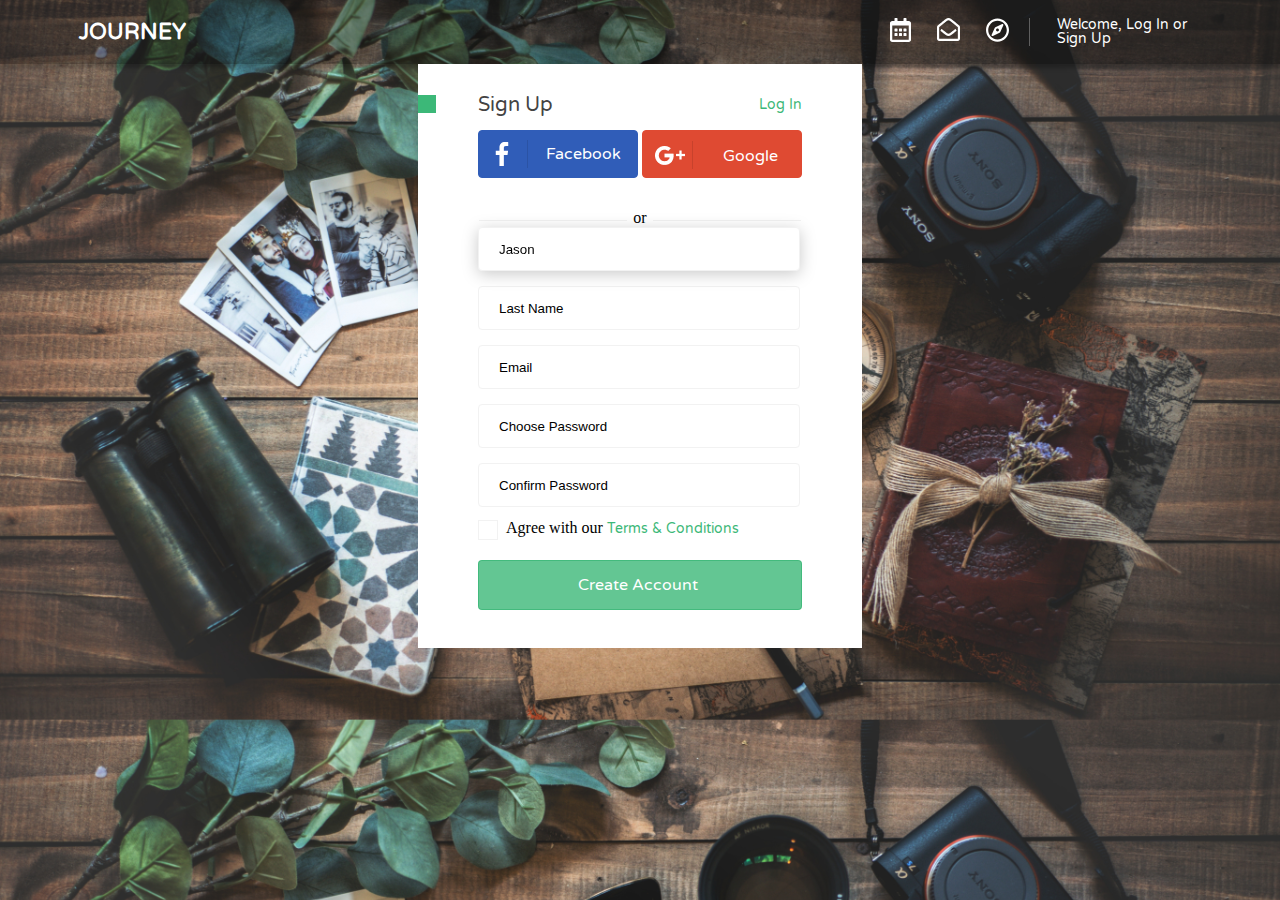
<file: Homeworks/homework 7/index.html>
<!DOCTYPE html>
<html lang="en">
  <head>
    <meta charset="UTF-8" />
    <meta name="viewport" content="width=device-width, initial-scale=1.0" />
    <title>Homework 7</title>
    <link rel="stylesheet" href="./css/modern-reset.css" />
    <link rel="stylesheet" href="./css/style.css" />
    <link rel="preconnect" href="https://fonts.googleapis.com" />
    <link rel="preconnect" href="https://fonts.gstatic.com" crossorigin />
    <link
      href="https://fonts.googleapis.com/css2?family=Varela+Round&display=swap"
      rel="stylesheet"
    />
  </head>
  <body>
    <header class="page-header">
      <div class="header-container">
        <a href="#" class="logo link-hover">JOURNEY</a>
        <div class="link-block">
          <nav class="navigation-menu">
            <ul class="header-list">
              <li class="header-list-item">
                <a class="header-list-item-link link-hover" href="#">
                  <svg
                    class="header-logo"
                    width="21"
                    height="24"
                    viewBox="0 0 21 24"
                    fill="none"
                    xmlns="http://www.w3.org/2000/svg"
                  >
                    <g clip-path="url(#clip0_3490_108)">
                      <path
                        d="M6.9375 13.5H5.0625C4.75313 13.5 4.5 13.2469 4.5 12.9375V11.0625C4.5 10.7531 4.75313 10.5 5.0625 10.5H6.9375C7.24687 10.5 7.5 10.7531 7.5 11.0625V12.9375C7.5 13.2469 7.24687 13.5 6.9375 13.5ZM12 12.9375V11.0625C12 10.7531 11.7469 10.5 11.4375 10.5H9.5625C9.25313 10.5 9 10.7531 9 11.0625V12.9375C9 13.2469 9.25313 13.5 9.5625 13.5H11.4375C11.7469 13.5 12 13.2469 12 12.9375ZM16.5 12.9375V11.0625C16.5 10.7531 16.2469 10.5 15.9375 10.5H14.0625C13.7531 10.5 13.5 10.7531 13.5 11.0625V12.9375C13.5 13.2469 13.7531 13.5 14.0625 13.5H15.9375C16.2469 13.5 16.5 13.2469 16.5 12.9375ZM12 17.4375V15.5625C12 15.2531 11.7469 15 11.4375 15H9.5625C9.25313 15 9 15.2531 9 15.5625V17.4375C9 17.7469 9.25313 18 9.5625 18H11.4375C11.7469 18 12 17.7469 12 17.4375ZM7.5 17.4375V15.5625C7.5 15.2531 7.24687 15 6.9375 15H5.0625C4.75313 15 4.5 15.2531 4.5 15.5625V17.4375C4.5 17.7469 4.75313 18 5.0625 18H6.9375C7.24687 18 7.5 17.7469 7.5 17.4375ZM16.5 17.4375V15.5625C16.5 15.2531 16.2469 15 15.9375 15H14.0625C13.7531 15 13.5 15.2531 13.5 15.5625V17.4375C13.5 17.7469 13.7531 18 14.0625 18H15.9375C16.2469 18 16.5 17.7469 16.5 17.4375ZM21 5.25V21.75C21 22.9922 19.9922 24 18.75 24H2.25C1.00781 24 0 22.9922 0 21.75V5.25C0 4.00781 1.00781 3 2.25 3H4.5V0.5625C4.5 0.253125 4.75313 0 5.0625 0H6.9375C7.24687 0 7.5 0.253125 7.5 0.5625V3H13.5V0.5625C13.5 0.253125 13.7531 0 14.0625 0H15.9375C16.2469 0 16.5 0.253125 16.5 0.5625V3H18.75C19.9922 3 21 4.00781 21 5.25ZM18.75 21.4688V7.5H2.25V21.4688C2.25 21.6234 2.37656 21.75 2.53125 21.75H18.4688C18.6234 21.75 18.75 21.6234 18.75 21.4688Z"
                        fill="white"
                      />
                    </g>
                    <defs>
                      <clipPath id="clip0_3490_108">
                        <rect width="21" height="24" fill="white" />
                      </clipPath>
                    </defs>
                  </svg>
                </a>
              </li>
              <li class="header-list-item">
                <a class="header-list-item-link link-hover" href="#">
                  <svg
                    class="header-logo"
                    width="23"
                    height="23"
                    viewBox="0 0 23 23"
                    fill="none"
                    xmlns="http://www.w3.org/2000/svg"
                  >
                    <g clip-path="url(#clip0_3490_106)">
                      <path
                        d="M22.2177 7.39037C22.0067 7.21594 17.1989 3.34964 16.142 2.50929C15.149 1.71561 13.4513 0 11.5 0C9.55915 0 7.87768 1.69432 6.858 2.50929C5.75907 3.38302 0.970088 7.23485 0.786807 7.38552C0.540798 7.58781 0.342653 7.84208 0.206611 8.13006C0.0705697 8.41804 9.03375e-06 8.73258 0 9.05108L0 20.8438C0 22.0346 0.965371 23 2.15625 23H20.8438C22.0346 23 23 22.0346 23 20.8438V9.05216C23 8.73466 22.9299 8.42107 22.7947 8.13381C22.6594 7.84654 22.4624 7.59268 22.2177 7.39037ZM20.8438 20.5742C20.8438 20.6457 20.8154 20.7143 20.7648 20.7648C20.7143 20.8154 20.6457 20.8438 20.5742 20.8438H2.42578C2.3543 20.8438 2.28574 20.8154 2.23519 20.7648C2.18465 20.7143 2.15625 20.6457 2.15625 20.5742V9.17965C2.15625 9.09821 2.19291 9.02126 2.25625 8.97009C2.96916 8.39446 7.14343 5.037 8.20228 4.19521C9.01829 3.54344 10.4398 2.15625 11.5 2.15625C12.5643 2.15625 14.0092 3.5654 14.7977 4.19521C15.8567 5.03709 20.0312 8.39509 20.7438 8.97112C20.7751 8.99637 20.8003 9.02829 20.8175 9.06453C20.8348 9.10078 20.8438 9.14044 20.8438 9.18059V20.5742ZM19.4067 12.1422C19.5975 12.374 19.5623 12.717 19.3283 12.905C18.0267 13.9509 16.6656 15.0432 16.142 15.4594C15.1223 16.2744 13.4408 17.9688 11.5 17.9688C9.54805 17.9688 7.84844 16.2511 6.858 15.4594C6.35132 15.0566 4.98278 13.9584 3.67182 12.9049C3.43778 12.7168 3.40261 12.3739 3.59344 12.1421L4.27885 11.3098C4.46654 11.0819 4.80251 11.0473 5.0326 11.2323C6.31817 12.2655 7.66349 13.3452 8.20228 13.7735C8.9908 14.4033 10.4357 15.8125 11.5 15.8125C12.5602 15.8125 13.9818 14.4253 14.7977 13.7735C15.3365 13.3452 16.6819 12.2655 17.9675 11.2324C18.1976 11.0475 18.5336 11.0821 18.7212 11.31L19.4067 12.1422Z"
                        fill="white"
                      />
                    </g>
                    <defs>
                      <clipPath id="clip0_3490_106">
                        <rect width="23" height="23" fill="white" />
                      </clipPath>
                    </defs>
                  </svg>
                </a>
              </li>
              <li class="header-list-item">
                <a class="header-list-item-link link-hover" href="#">
                  <svg
                    class="header-logo"
                    width="23"
                    height="24"
                    viewBox="0 0 23 24"
                    fill="none"
                    xmlns="http://www.w3.org/2000/svg"
                  >
                    <g clip-path="url(#clip0_3490_104)">
                      <path
                        d="M16.1343 6.08719L9.44113 9.17953C9.11742 9.32911 8.85782 9.59152 8.70986 9.91875L5.65077 16.6847C5.29788 17.4652 6.09314 18.2695 6.86569 17.9128L13.5589 14.8205C13.8826 14.6709 14.1422 14.4085 14.2901 14.0812L17.3492 7.31531C17.7021 6.53437 16.9069 5.73047 16.1343 6.08719ZM12.5471 13.0584C11.9688 13.643 11.0312 13.643 10.4529 13.0584C9.8747 12.4739 9.8747 11.5261 10.4529 10.9416C11.0312 10.357 11.9688 10.357 12.5471 10.9416C13.1253 11.5261 13.1253 12.4739 12.5471 13.0584ZM11.5 0.375C5.14857 0.375 0 5.57953 0 12C0 18.4205 5.14857 23.625 11.5 23.625C17.8514 23.625 23 18.4205 23 12C23 5.57953 17.8514 0.375 11.5 0.375ZM11.5 21.375C6.38621 21.375 2.22581 17.1694 2.22581 12C2.22581 6.83063 6.38621 2.625 11.5 2.625C16.6138 2.625 20.7742 6.83063 20.7742 12C20.7742 17.1694 16.6138 21.375 11.5 21.375Z"
                        fill="white"
                      />
                    </g>
                    <defs>
                      <clipPath id="clip0_3490_104">
                        <rect width="23" height="24" fill="white" />
                      </clipPath>
                    </defs>
                  </svg>
                </a>
              </li>
            </ul>
          </nav>
          <p class="txt">
            <span class="accent">Welcome,</span>
            <a class="header-link link-hover" href="#">Log In</a>
            <span class="accent">or</span>
            <a class="header-link link-hover" href="#">Sign Up</a>
          </p>
        </div>
      </div>
    </header>

    <main class="main-content">
      <section class="account-creating">
        <div class="container">
          <div class="main-link">
            <a class="main-registration-link" href="#">Sign Up</a>
            <a class="main-login-link hover" href="#">Log In</a>
          </div>
          <div class="block-button">
            <button class="facebook-btn">
              <svg
                class="facebook-icon"
                width="24"
                height="24"
                viewBox="0 0 24 24"
                fill="none"
                xmlns="http://www.w3.org/2000/svg"
              >
                <path
                  d="M13.8586 24V13.0533H17.5315L18.0826 8.78588H13.8586V6.06176C13.8586 4.82664 14.2002 3.98492 15.9734 3.98492L18.2312 3.98399V0.167076C17.8408 0.116334 16.5004 0 14.9405 0C11.6829 0 9.45278 1.98836 9.45278 5.63912V8.78588H5.76875V13.0533H9.45278V24H13.8586Z"
                  fill="white"
                />
              </svg>
              Facebook
            </button>

            <button class="google-btn">Google</button>
          </div>

          <p class="text">or</p>
          <form class="form-group" action="./index.html">
            <input
              class="forms-element reading-element"
              type="text"
              id="user-name"
              name="user-name"
              value="Jason"
              readonly
            />

            <input
              class="forms-element"
              type="text"
              placeholder="Last Name"
              name="user-name"
            />

            <input
              class="forms-element"
              type="email"
              placeholder="Email"
              name="user-email"
            />

            <input
              class="forms-element"
              type="password"
              placeholder="Choose Password"
              name="user-pass"
            />

            <input
              class="forms-element"
              type="password"
              placeholder="Confirm Password"
              name="user-pass"
            />

            <div class="form">
              <input
                type="checkbox"
                name="terms-and-conditions"
                id="terms-conditions"
                class="conditions"
              />
              <label for="terms-conditions" class="terms-and-conditions-form"
                >Agree with our
                <a href="#" class="terms-link hover"
                  >Terms & Conditions</a
                ></label
              >
            </div>
          </form>
          <button class="account-create-btn">Create Account</button>
        </div>
      </section>
    </main>
  </body>
</html>
</file>
<file: Step project/css/style.css>
.menu-container{
    display: flex;
    margin: 30px 36px;
    align-items: center;
}

.logo{
    color: #000;
    font-family: 'Quicksand', sans-serif;
    font-size: 32px;
    font-weight: 700;
    line-height: 120%; 
    letter-spacing: 0.64px; 
}

.header-btn {
    margin-left: 44px;
    width: 98px;
    color: #EEE;
    text-align: center;
    font-family: 'Quicksand', sans-serif;
    font-size: 16px;
    font-weight: 700;
    line-height: 120%;
    border-radius: 4px;
    background: #0F8277; 
    border: 1px solid #0F8277;
    padding-top: 10px;
    padding-bottom: 10px;
    padding-left: 12px;
    padding-right: 40px;
    position: relative;
    
}

.header-btn::after {
    content:""; 
    border-bottom: 2px solid #EEE;
    width: 8px;
    height: 8px; 
    border-left: 2px solid #EEE;
    background-color: #0F8277;
    position: absolute;
    margin-left: 8px;
    transform: translateY(50%) rotate(-45deg);
}

.form-element{
    display: flex;
    align-items: center;
    margin-left: 44px;
    border: 1px solid #5C5C5C;
    border-radius: 4px; 
}

.search-element {
    width: 330px;
    padding-left: 12px;
    height: 36px;
    color: #5C5C5C;
    font-family: 'Quicksand', sans-serif;
    font-size: 16px;
    font-weight: 500;
    line-height: 120%;
}

.element-btn {
    padding: 10px;
    background: #0F8277;  
    height: 36px;
}

.navigation-menu{
    margin-left: auto; 
}

.nav-menu-list{
    display: flex;
    justify-content: space-between;
    gap: 48px;
}

.nav-menu-item-link{
    color: #000;
    font-family: 'Quicksand', sans-serif;
    font-size: 16px;
    font-weight: 500;
    line-height: 120%;
}

.link-block-menu {
    display: flex;
    margin-left: 104px;
    gap: 16px;
    align-items: center;
}

.link-menu {
    color: #0F8277;
    text-align: center;
    font-family: 'Quicksand', sans-serif;
    font-size: 16px;
    font-weight: 700;
    line-height: 120%;
}

.registration-link {
    padding: 10px 12px;
    border: 1px solid #0F8277;
    background: #0F8277; 
}

.registration {
    color: #EEE;
}

.offer-container {
    border-radius: 12px;
    background: #DBF3ED; 
    margin: 30px 36px;
    display: flex;
    padding-bottom: 30px;
    padding-top: 39px;
}

.offer-information {
    margin-top: 170px;
    margin-left: 110px;
    width: 512px;
}

.header-title {
    color: #000;
    font-family: 'Quicksand', sans-serif;
    font-size: 56px;
    font-weight: 700;
    line-height: 120%;
}

.txt {
    margin-top: 32px;
    width: 482px;
    color: #000;
    font-family: 'Quicksand', sans-serif;
    font-size: 22px;
    font-weight: 600;
    line-height: 120%;
}

.title-button {
    margin-top: 32px;
    color: #EEE;
    text-align: center;
    font-family: 'Quicksand', sans-serif;
    padding: 10px 12px;
    border-radius: 4px;
    border: 1px solid #0F8277;
    background: #0F8277; 
    font-size: 16px;
    font-weight: 700;
    line-height: 120%;
}

.more-information-btn {
    background-color: #DBF3ED;
    color: #0F8277;
    margin-left: 24px;
}

.offer-photo {
    margin-left: auto;
    margin-right: 54px;
}

.container {
    width: 1368px;
    margin-left: auto;
    margin-right: auto;
}

.program-container {
    margin-left: 36px;
    margin-right: 36px;
    margin-top: 80px;
}

.main-text {
    color: #0F8277;
    font-family: 'Quicksand', sans-serif;
    font-size: 20px;
    font-weight: 700;
    line-height: 120%; 
}

.offers {
    color: #000;
    font-family: 'Quicksand', sans-serif;
    font-size: 40px;
    font-weight: 700;
    line-height: 120%;
    margin-top: 12px;
}

.description {
    color: #000;
    font-family: 'Quicksand', sans-serif;
    font-size: 20px;
    font-weight: 500;
    line-height: 120%;
    margin-top: 12px;
}

.card-program-container {
    display: flex;
    justify-content: center;
    gap: 24px;
    margin-top: 40px;
}

.card {
    width: 416px;
    border: 1px solid #dddddd;
}

.program-photo {
    border-top-right-radius: 4px;
    border-top-left-radius: 4px;
}

.card-description {
    padding: 24px 16px;
}

.company-block {
    display: flex;
    gap: 12px;
    align-items: center;
}

.company{
    color: #000; 
    font-family: 'Quicksand', sans-serif;
    font-size: 16px;
    font-weight: 500;
    line-height: 120%;
}

.program-name {
    margin-top: 16px;
    color: #000;
    font-family: 'Quicksand', sans-serif;
    font-size: 24px;
    font-weight: 700;
    line-height: 120%;
}

.diploma-link {
    display: flex;
    align-items: center;
    gap: 12px;
    color: #0F8277; 
    font-family: 'Quicksand', sans-serif;
    font-size: 16px;
    font-style: normal;
    font-weight: 500;
    line-height: 120%;
    margin-top: 82px;
}

.start-studying {
    margin-top: 53px;
}

.course-photo {
    border-top-right-radius: 4px;
    border-top-left-radius: 4px;
}

.course-card {
    width: 406px;
    border: 1px solid #dddddd;
}

.link-course-block {
    margin-top: 86px;
}

.link-course {
    color: #0F8277;
    font-family: 'Quicksand', sans-serif;
    font-size: 16px;
    font-weight: 500;
    line-height: 120%;
}

.start-course {
    margin-top: 57px;
}

.another-courses {
    margin-top: 43px;
}

.another-course-link {
    display: flex;
    justify-content: center;
    align-items: center;
    gap: 16px;
}

.another-course-link {
    color: #0F8277;
    font-family: 'Quicksand', sans-serif;
    font-size: 20px;
    font-style: normal;
    font-weight: 700;
    line-height: 120%;
}

.topics-container {
    margin-left: 36px;
    margin-right: 36px;
    margin-top: 80px;
}

.offers-category {
    color: #000;
    font-family: 'Quicksand', sans-serif;
    font-size: 40px;
    font-weight: 700;
    line-height: 120%;  
}

.category-container {
    display: flex;
    gap: 24px;
}

.category-card {
    width: 306px;
    margin-top: 40px;
    display: flex;
    flex-direction: column;
    gap: 32px;
}

.direction-block {
    display: flex;
    flex-direction: column;
    gap: 10px;
}

.category-name {
    color: #000;
    font-family: 'Quicksand', sans-serif;
    font-size: 24px;
    font-weight: 700;
    line-height: 120%;
}

.program-direction {
    color: #0F8277;
    font-family: 'Quicksand', sans-serif;
    font-size: 20px;
    font-weight: 700;
    line-height: 120%;
}

.number-of-students {
    color: #000;
    font-family: 'Quicksand', sans-serif;
    font-size: 16px;
    font-weight: 500;
    line-height: 120%;
}

.anouther-topic {
    margin-top: 43px;
    display: flex;
    justify-content: center;
    gap: 16px;
    align-items: center;
}

.topics-link {
    color: #0F8277;
    font-family: 'Quicksand', sans-serif;
    font-size: 20px;
    font-style: normal;
    font-weight: 700;
    line-height: 120%;
    align-items: center;
    display: flex;
    gap: 16px;
}

.partner-section {
    background: #DBF3ED; 
}

.company-university-container {
    padding: 80px 36px;
    margin-top: 83px;
}

.cooperation {
    color: #000;
    font-family: 'Quicksand', sans-serif;
    font-size: 40px;
    font-weight: 700;
    line-height: 120%;
    text-align: center;
}

.partner-name {
    display: flex;
    gap: 36px;
    align-items: center;
    margin-top: 60px;
}

.business-container {
    display: flex;
    gap: 72px;
    margin-top: 80px;
}

.offer-business-information {
    width: 636px;
    margin-top: 68px;
    padding-left: 36px;
    margin-right: 36px;
}

.offers-business {
    color: #000;
    font-family: 'Quicksand', sans-serif;
    font-size: 40px;
    font-weight: 700;
    line-height: 120%;
}

.descr-txt {
    color: #000;
    font-family: 'Quicksand', sans-serif;
    font-size: 22px;
    font-style: normal;
    font-weight: 600;
    line-height: 120%;
    margin-top: 32px;
}

.sales-contact-btn {
    color: #EEE;
    text-align: center;
    font-family: 'Quicksand', sans-serif;
    font-size: 16px;
    font-weight: 700;
    line-height: 120%;
    padding: 10px 12px;
    border: 1px solid #0F8277;
    border-radius: 4px;
    background: #0F8277; 
    margin-top: 32px;
}

.organizations-block {
    display: grid;
    grid-template-columns: 196px 196px 196px ;
}

.organization-card {
    width: 196px;
    height: 136px;
    margin-left: auto;
    margin-right: auto;
    display: grid;
    justify-content: center;
    align-content: center;
}

.procter-card {
    border-left: 1px solid #BABABA;
    border-right: 1px solid #BABABA;
}

.tltl-card {
    border: 1px solid #BABABA;
}

.image-30-card {
    border-left: 1px solid #BABABA;
    border-right: 1px solid #BABABA;
}

.danone-card {
    border-top: 1px solid #BABABA;
    border-bottom: 1px solid #BABABA;
}

.emirates-card {
    border-top: 1px solid #BABABA;
    border-bottom: 1px solid #BABABA;
}

.plan-section {
    background: #DBF3ED; 
    margin-top: 70px;
    padding: 80px 36px 100px 36px;
}

.program-plan-container {
    display: flex;
    gap: 24px;
    margin-top: 40px;
}

.plan-title {
    text-align: center;
    color: #000;
    text-align: center;
    font-family: 'Quicksand', sans-serif;
    font-size: 40px;
    font-weight: 700;
    line-height: 120%;
}

.plan-card {
    padding: 56px;
    background: #fff;
    border-radius: 24px;
    border: 1px solid #0F8277; 
    width: 416px;
}

.plan-name {
    color: #000;
    text-align: center;
    font-family: 'Quicksand', sans-serif;
    font-size: 24px;
    font-style: normal;
    font-weight: 700;
    line-height: 120%;
}

.plan-description {
    color: #000;
    text-align: center;
    font-family: 'Quicksand', sans-serif;
    font-size: 16px;
    font-weight: 500;
    line-height: 120%;
    margin-top: 27px;
}

.price-block {
    display: flex;
    gap: 16px;
    margin-top: 27px;
    justify-content: center;
    align-items: center;
}

.plan-price {
    color: #000;
    text-align: center;
    font-family: 'Quicksand', sans-serif;
    font-size: 40px;
    font-weight: 700;
    line-height: 120%;
}

.accent {
    color: #000;
    font-family: 'Quicksand', sans-serif;
    font-size: 16px;
    font-style: normal;
    font-weight: 500;
    line-height: 120%; 
    text-transform: uppercase; 
}

.plan-link-block {
    padding: 10px 12px;
    margin-top: 27px;
    background-color: #0F8277; 
    width: 119px;
    margin-left: auto;
    margin-right: auto;
    border: 2px solid #0F8277;
}

.program-link {
    color: #F6FDFF;
    font-family: 'Cabin', sans-serif;
    font-size: 18px;
    font-weight: 500;
    letter-spacing: 0.72px; 
}

.possibility {
    margin-top: 48px;
    padding-top: 32px;
    border-top: 2px solid #0F8277;
}

.posibility-description {
    margin-top: 16px;
    color: #000;
    font-family: 'Quicksand', sans-serif;
    font-size: 16px;
    font-weight: 500;
    line-height: 120%;
}

.link-place {
    margin-top: 75px;
}

.plan-link-place {
    margin-top: 46px;
}

.card-color {
    background: #0F8277;
}

.txt-color {
    color: #FFF;
}

.txt-color-description {
    color: #FFF;
}

.color {
    border-color: #FFF;
}

.posibility-text-block {
    display: flex;
    gap: 16px;
    align-items: center;
}

.text-block-descr {
    align-items: normal;
}

.posibility-text-block::before {
    margin-right: 16px;
    content: "";
    background: url(../img/bullit-green.png) no-repeat;
    display: inline-block;
    width: 16px;
    height: 16px;
}

.text-block-descr::before {
    margin-right: 16px;
    content: "";
    background: url(../img/bullit-white.png) no-repeat;
    display: inline-block;
    width: 16px;
    height: 16px;
    margin-top: 16px;
}

.students-title {
    text-align: center;
    color: #000;
    text-align: center;
    font-family: 'Quicksand', sans-serif;
    font-size: 40px;
    font-weight: 700;
    line-height: 120%;
}

.students-gallery-container {
    margin-top: 80px;
    margin-left: 36px;
    margin-right: 36px;
}

.students-gallery {
    margin-top: 40px;
    display: grid;
    grid-template-columns: 306px 306px 306px 306px;
    gap: 24px;
}

.students-gallery div:nth-child(2) {
    grid-column: 2/4;
    grid-row: 1/3;
}

.form-section {
    background: url(../img/image-32.png);
    width: 1368px;
    height: 727px;
    padding-top: 65px; 
    margin-top: 76px;
    position: relative;
    z-index: 3;
}

.form-section::after {
    position: absolute;
    content: '';
    width: 1368px;
    height: 727px;
    top: 0;
    left: 0;
    background-color: rgba(0,0,0,0.5);
}

.form-container {
    width: 565px;
    background: #DBF3ED;
    border-radius: 24px; 
    border: 1px solid #DBF3ED;
    padding: 30px;
    position: absolute;
    z-index: 2;
    left: 401px;
    top: 65px;
}

.form-title {
    text-align: center;
    color: #000;
    text-align: center;
    font-family: 'Quicksand', sans-serif;
    font-size: 40px;
    font-weight: 700;
    line-height: 120%;
}

.form-description {
    color: #000;
    text-align: center;
    font-family: 'Quicksand', sans-serif;
    font-size: 20px;
    font-weight: 500;
    line-height: 120%;
    margin-top: 24px;
}

.form {
    margin-top: 24px;
}

.form-element-text {
    margin-top: 8px;
    width: 505px;
    height: 48px;
    margin-left: 0;
    padding: 12px;
    border-radius: 4px;
    border: 1px solid #0F8277;
    background: #FDFDFD; 
    color: #8E8E8E;
    font-family: 'Quicksand', sans-serif;
    font-size: 16px;
    font-style: normal;
    font-weight: 500;
    line-height: 24px;
}

.label-element {
    color: #000;
    font-family: 'Quicksand', sans-serif;
    font-size: 22px;
    font-weight: 600;
    line-height: 24px;
}

.form-element-message {
    margin-top: 8px;
    width: 505px;
    height: 104px;
    margin-left: 0;
    padding: 12px;
    border-radius: 4px;
    border: 1px solid #0F8277;
    background: #FDFDFD; 
    color: #8E8E8E;
    font-family: 'Quicksand', sans-serif;
    font-size: 16px;
    font-style: normal;
    font-weight: 500;
    line-height: 24px;
}

.form-button {
    color: #F6FDFF;
    text-align: center;
    font-family: 'Cabin', sans-serif;
    font-size: 18px;
    font-style: normal;
    font-weight: 500;
    line-height: normal;
    letter-spacing: 0.72px; 
    margin-top: 24px;
    padding: 10px 12px;
    border-radius: 4px;
    background: #0F8277; 
    border: 1px solid #0F8277;
    width: 196px;
}

.footer-container {
    padding: 64px 36px;
    display: flex;
    justify-content: space-between;
}

.description-link-block {
    width: 306px;
}

.footer-name {
    color: #000;
    font-family: 'Quicksand', sans-serif;
    font-size: 32px;
    font-weight: 700;
    line-height: 120%; 
    letter-spacing: 0.64px; 
}

.footer-description {
    color: #000;
    font-family: 'Quicksand', sans-serif;
    font-size: 16px;
    font-weight: 500;
    line-height: 120%;
    margin-top: 16px;
}

.footer-link-block {
    width: 306px;
}

.footer-list {
    display: flex;
    gap: 24px;
    margin-left: 162px;
}

.list-item-link-instagram {
    background: url(../img/instagram.svg);
    display: block;
    width: 32px;
    height: 32px;
}

.list-item-link-facebook {
    background: url(../img/facebook.svg);
    display: block;
    width: 32px;
    height: 32px;
}

.list-item-link-linkedin {
    background: url(../img/linkedin.svg);
    display: block;
    width: 32px;
    height: 32px;
}

.copyright {
    margin-top: 60px;
    color: #000;
    font-family: 'Quicksand', sans-serif;
    text-align: right;
    font-size: 16px;
    font-weight: 500;
    line-height: 120%;
}
</file>
<file: Homeworks/homework 7/css/style.css>
body {
    background-image: url(../img/phone.png);
    background-size: 100%;
}


.header-container {
    display: flex;
    padding: 18px 79px;
    background-color: rgba(0, 0, 0, 0.4);
    box-shadow: 0px 4px 4px 0px rgba(0, 0, 0, 0.25); 
    align-items: center;
    justify-content: space-between;
}

.link-block {
    display: flex;
    align-items: center;
}

.logo {
    color: #FFF;
    font-family: 'Varela Round', sans-serif;
    font-size: 22px;
    font-weight: 700;
    line-height: 22px;
}

.header-list {
    display: flex;
    gap: 26px;
    margin-left: 704px;
    justify-content: end;
}

.menu-image {
    width: 21px;
    height: 24px;
    flex-shrink: 0; 
}

.txt {
    color: #FFF;
    font-family: 'Varela Round', sans-serif;
    font-size: 14px;
    line-height: 14px; 
    margin-left: 20px;
    padding-left: 27px;
    border-left: 1px solid rgba(255, 255, 255, 0.3);
    /* border-color: rgba(0, 0, 0, 0.5); */
}

.header-link {
    color: #FFF;
    font-family: 'Varela Round', sans-serif;
    font-size: 14px;
    line-height: 14px; 
}

.accent {
    color: #FFF;
    font-family: 'Varela Round', sans-serif;
    font-size: 14px;
    line-height: 14px; 
}

.account-creating {
    display: flex;
    align-items: center;
    justify-content: center;
    height: 100%;
}

.container {
    background-color: #fff;
    width: 444px;
    height: 584px; 
    padding: 31px 60px 38px 60px;
    position: relative;
}

.container::before{
    content: "";
    border: 1px solid #3CB878;
    background-color: #3CB878;
    width: 18px;
    height: 18px;   
    display: block;
    position: absolute;
    top: 31px;
    left: 0;
    
}

.main-link {
    display: flex;
    justify-content: space-between;
    align-items: center;
}

.main-registration-link {
    color: #434343;
    text-align: center;
    font-family: 'Varela Round', sans-serif;
    font-size: 20px;
    line-height: 20px;
}

.main-login-link {
    color: #3CB878;
    font-family: 'Varela Round', sans-serif;
    font-size: 14px;
    line-height: 14px;
}

.block-button {
    display: flex;
    align-items: center;
    gap: 4px;
    margin-top: 15px;
}

.facebook-icon {
    width: 24px;
    height: 24px;
    display: block;
    position: absolute;
    margin-left: 11px;
}

.facebook-btn {
    display: flex;
    align-items: center;
    padding-top: 17px;
    padding-right: 22px;
    padding-bottom: 17px;
    border: 1px solid #305DB8;
    background-color: #305DB8;
    width: 160px;
    position: relative;
    height: 48px;
    color: #FFF;
    font-family: 'Varela Round', sans-serif;
    font-size: 16px;
    line-height: 16px; 
    border-radius: 4px;
}

.google-btn {
    display: flex;
    padding-right: 27px;
    padding-top: 17px;
    padding-bottom: 17px;
    border: 1px solid #DF4A32;
    background-color: #DF4A32;
    height: 48px;
    width: 160px;
    color: #FFF;
    font-family: 'Varela Round', sans-serif;
    font-size: 16px;
    line-height: 16px;
    border-radius: 4px;
    background: url(../img/g+.png) #DF4A32 0% no-repeat;
    background-size: 30px 19px;
    background-position: 12px 15px;
}

.facebook-btn::before{
    border-left: 1px solid #000;
    content: "";
    margin-right: 18px;
    margin-left: 48px;
    height: 28px;
    width: 1px;
    opacity: 0.1;
}

.google-btn::before{
    border-left: 1px solid #000;
    content: "";
    padding-right: 30px;
    margin-left: 49px;
    height: 28px;
    width: 1px;
    opacity: 0.1;
    display: block;
    position: relative;
    bottom: 7px;
}

.text {
    margin-top: 31px;
    text-align: center;
    position: relative;
}

.container p::before {
    display: block;
    content: "";
    position: absolute;
    border-bottom: 1px solid #F2F2F2;
    top: 11px;
    right: 170px;
    width: 148px;
    margin-right: 5px;
}

.container p::after {
    display: block;
    content: "";
    position: absolute;
    border-bottom: 1px solid #F2F2F2;
    top: 11px;
    left: 170px;
    width: 148px;
    margin-left: 5px;
}

.forms-element {
    width: 322px;
    height: 44.083px; 
    padding: 15px 20px 15px;
    border: 1px solid #F2F2F2;
    border-radius: 4px;
    margin-top: 15px;
}

.reading-element {
    filter: drop-shadow(0px 3px 8px rgba(0, 0, 0, 0.21));
    margin-top: 0;
}

.form {
    display: flex;
    align-items: center;
    margin-top: 12px;
}

.conditions {
    display: none;
}

.terms-and-conditions-form::before {
    content: "";
    display: inline-block;
    width: 20px;
    height: 20px;
    background-color: #fff;
    vertical-align: middle;
    margin-right: 8px;
    border: 1px solid #F2F2F2; 

}

.conditions:checked + label::before{
    background-color: #fff;
    content: "";
    text-align: center;
    background: url(../img/vector1.svg) no-repeat;
    background-size: 100%;
}

.terms-link {
    color: #3CB878;
    font-family: 'Varela Round', sans-serif;
    font-size: 14px;
    line-height: 14px; 
}

.account-create-btn {
    color: #FFF;
    font-family: 'Varela Round', sans-serif;
    font-size: 16px;
    line-height: 16px; 
    border: 1px solid rgba(60, 184, 120, 0.80);
    border-radius: 4px; 
    background: rgba(60, 184, 120, 0.80); 
    padding: 16px 99px;
    margin-top: 20px;
    width: 324px;
}

.link-hover:hover {
    color: #01813F; 
}

.hover:hover {
    color: #01813F; 
    text-decoration: underline;
}

.facebook-btn:hover {
    background-color: #022263;
}
.google-btn:hover {
    background-color: #AB1F09;
}

.account-create-btn:hover {
    background-color: #01813F;
}

a:hover > svg path {
    fill: #01813F;
}

.forms-element:focus{
    filter: drop-shadow(0px 3px 8px rgba(0, 0, 0, 0.21));
    outline: none;
}
</file>
